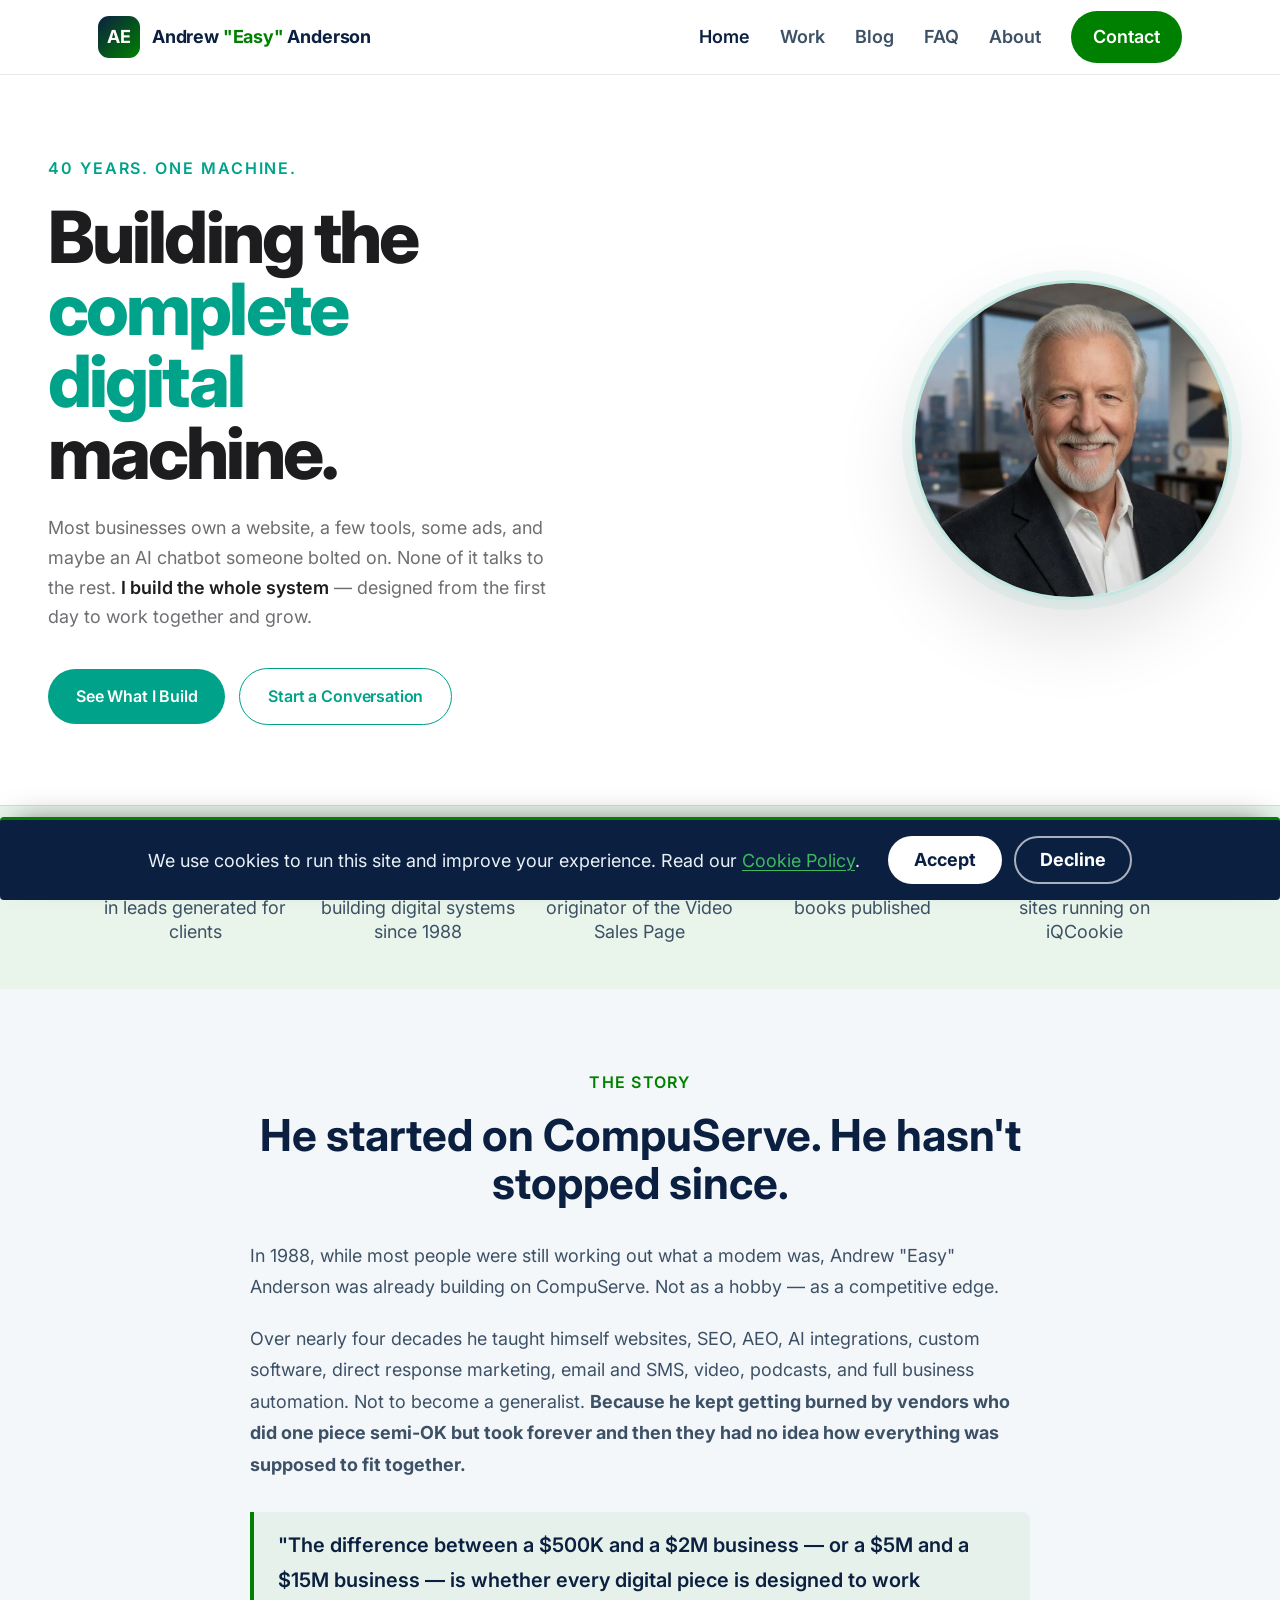
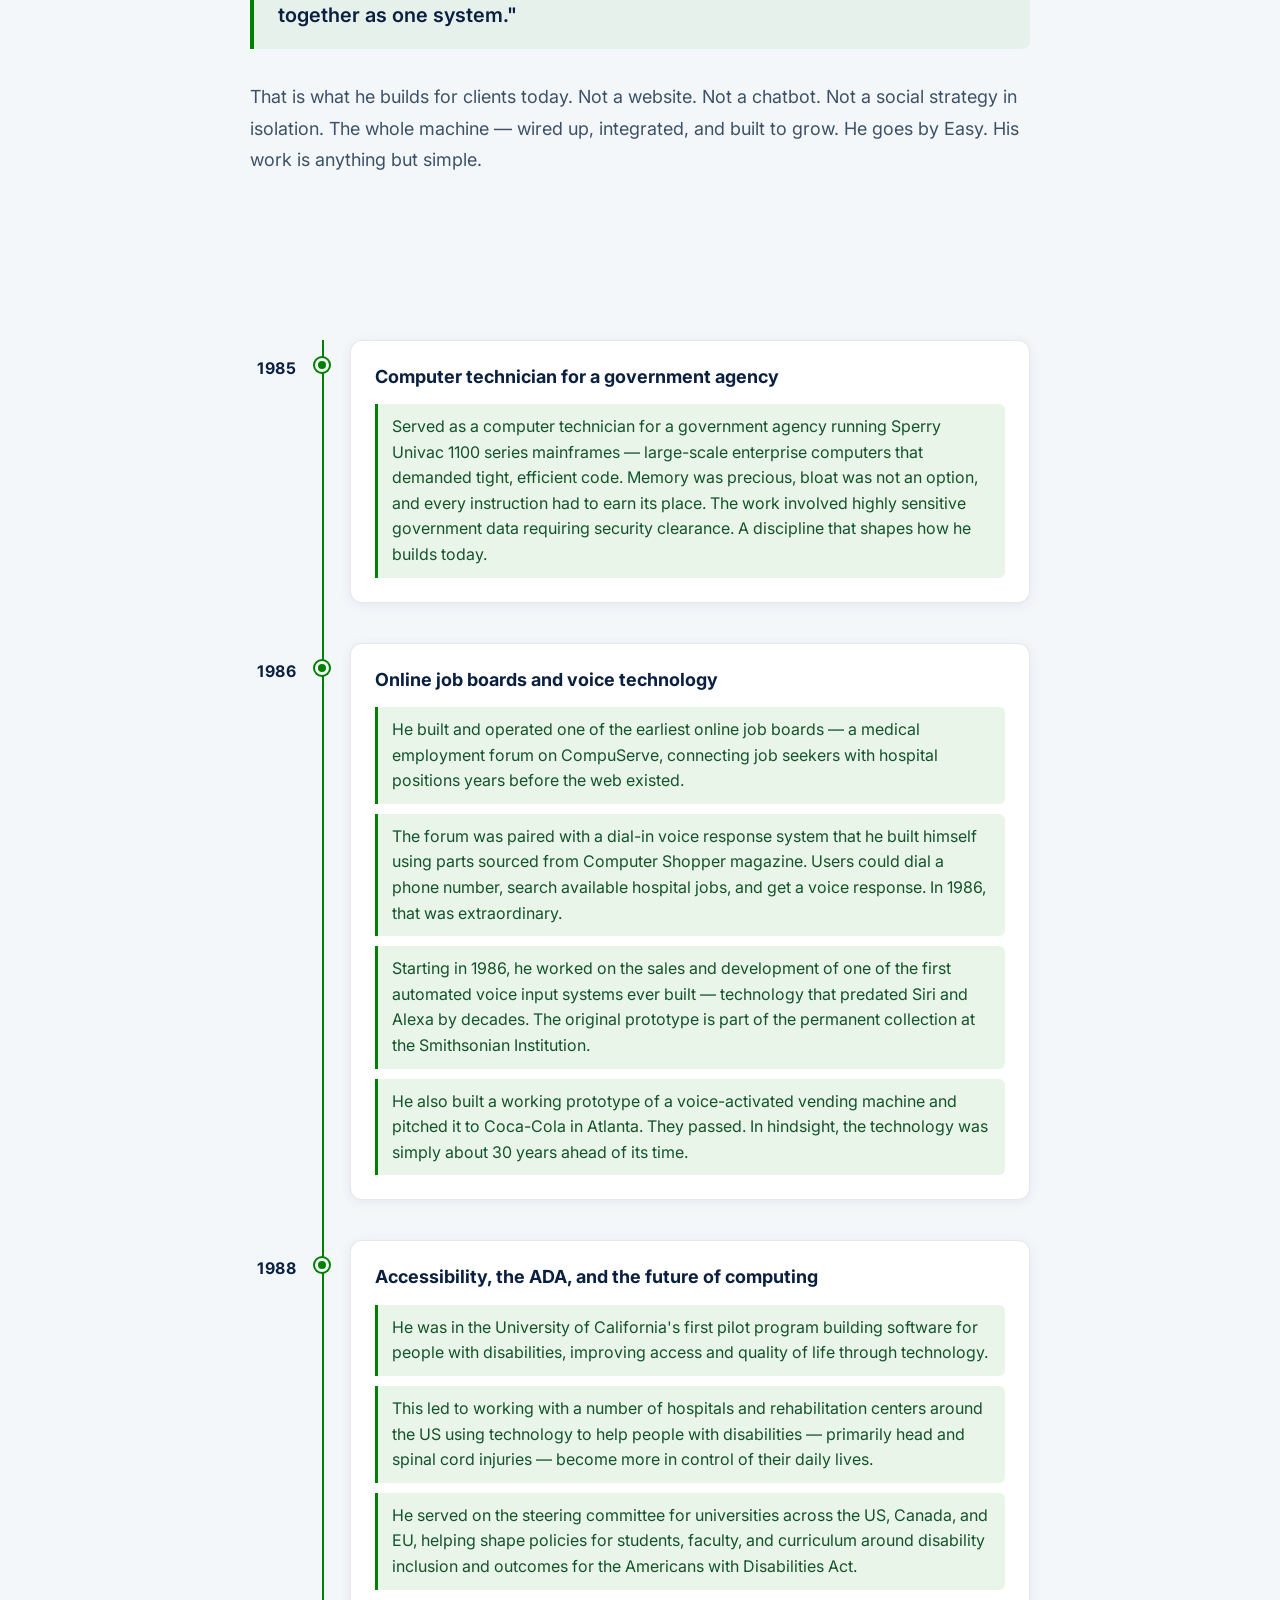
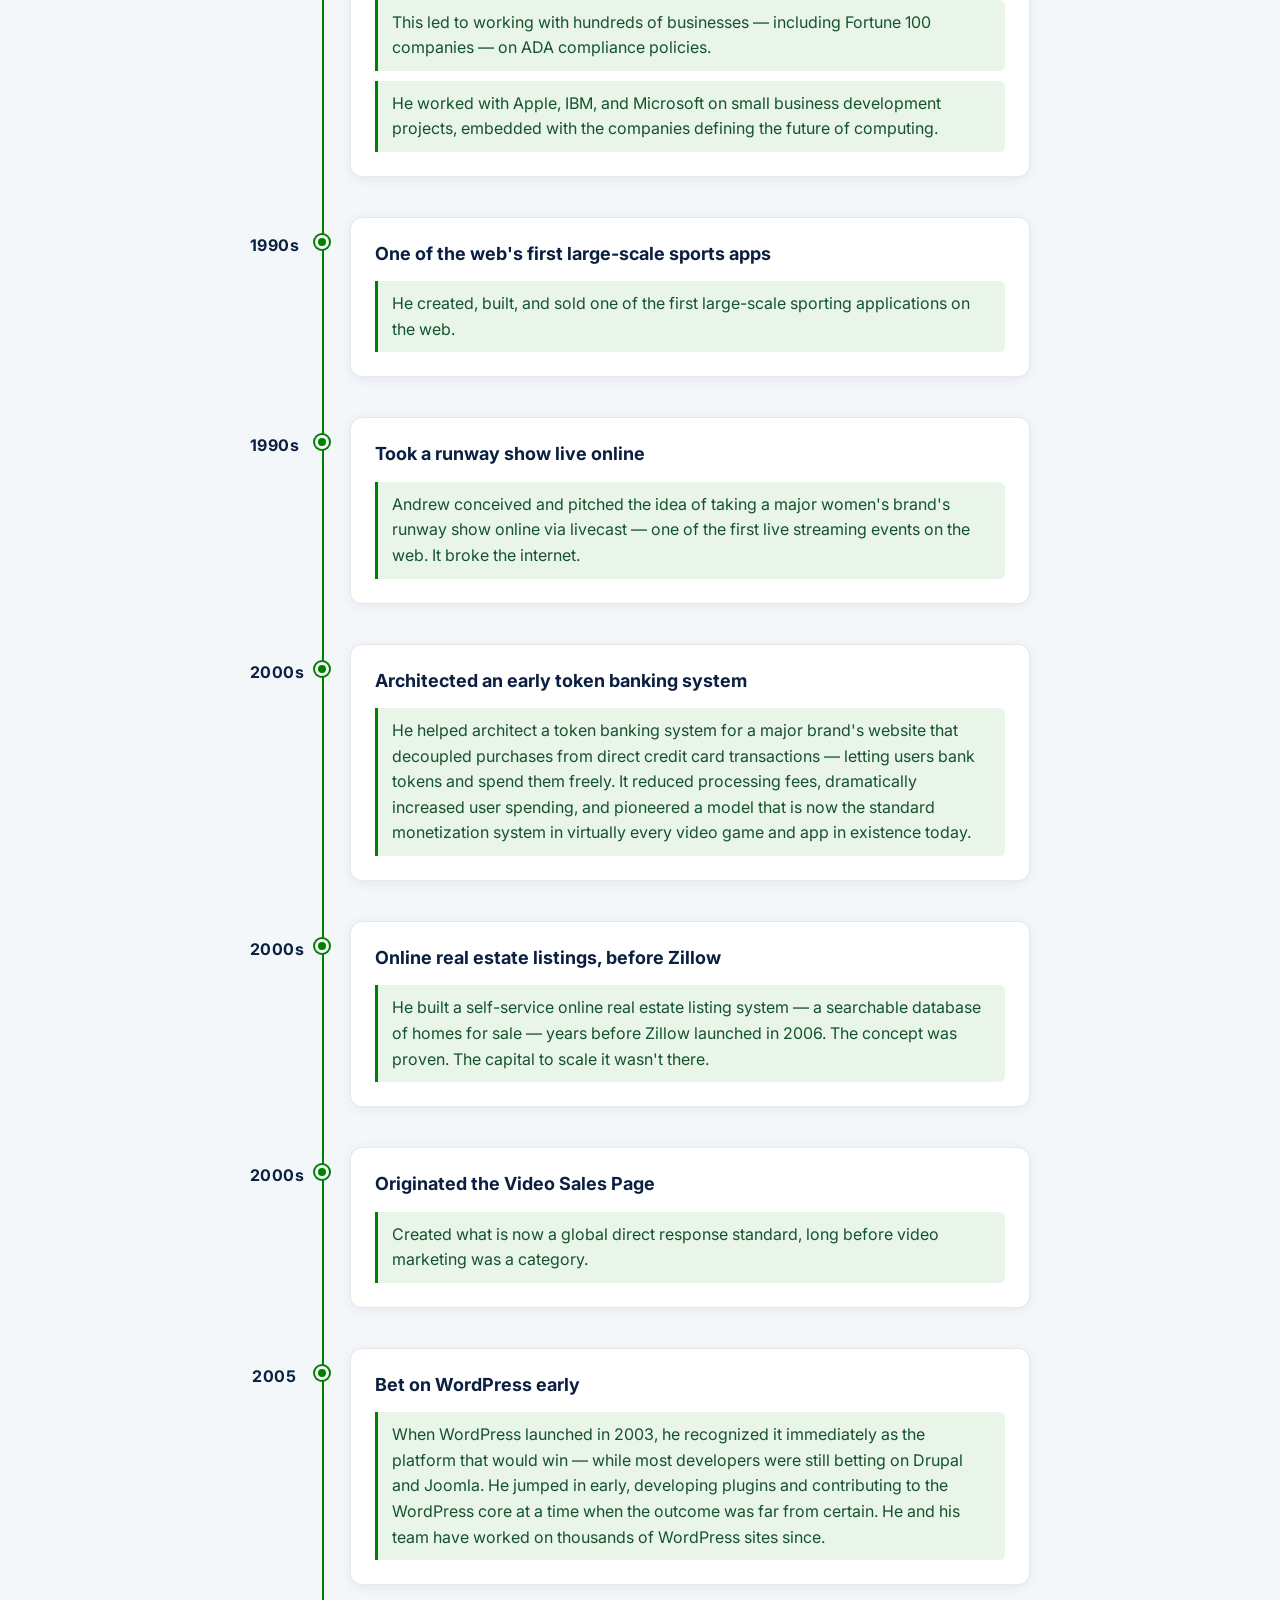
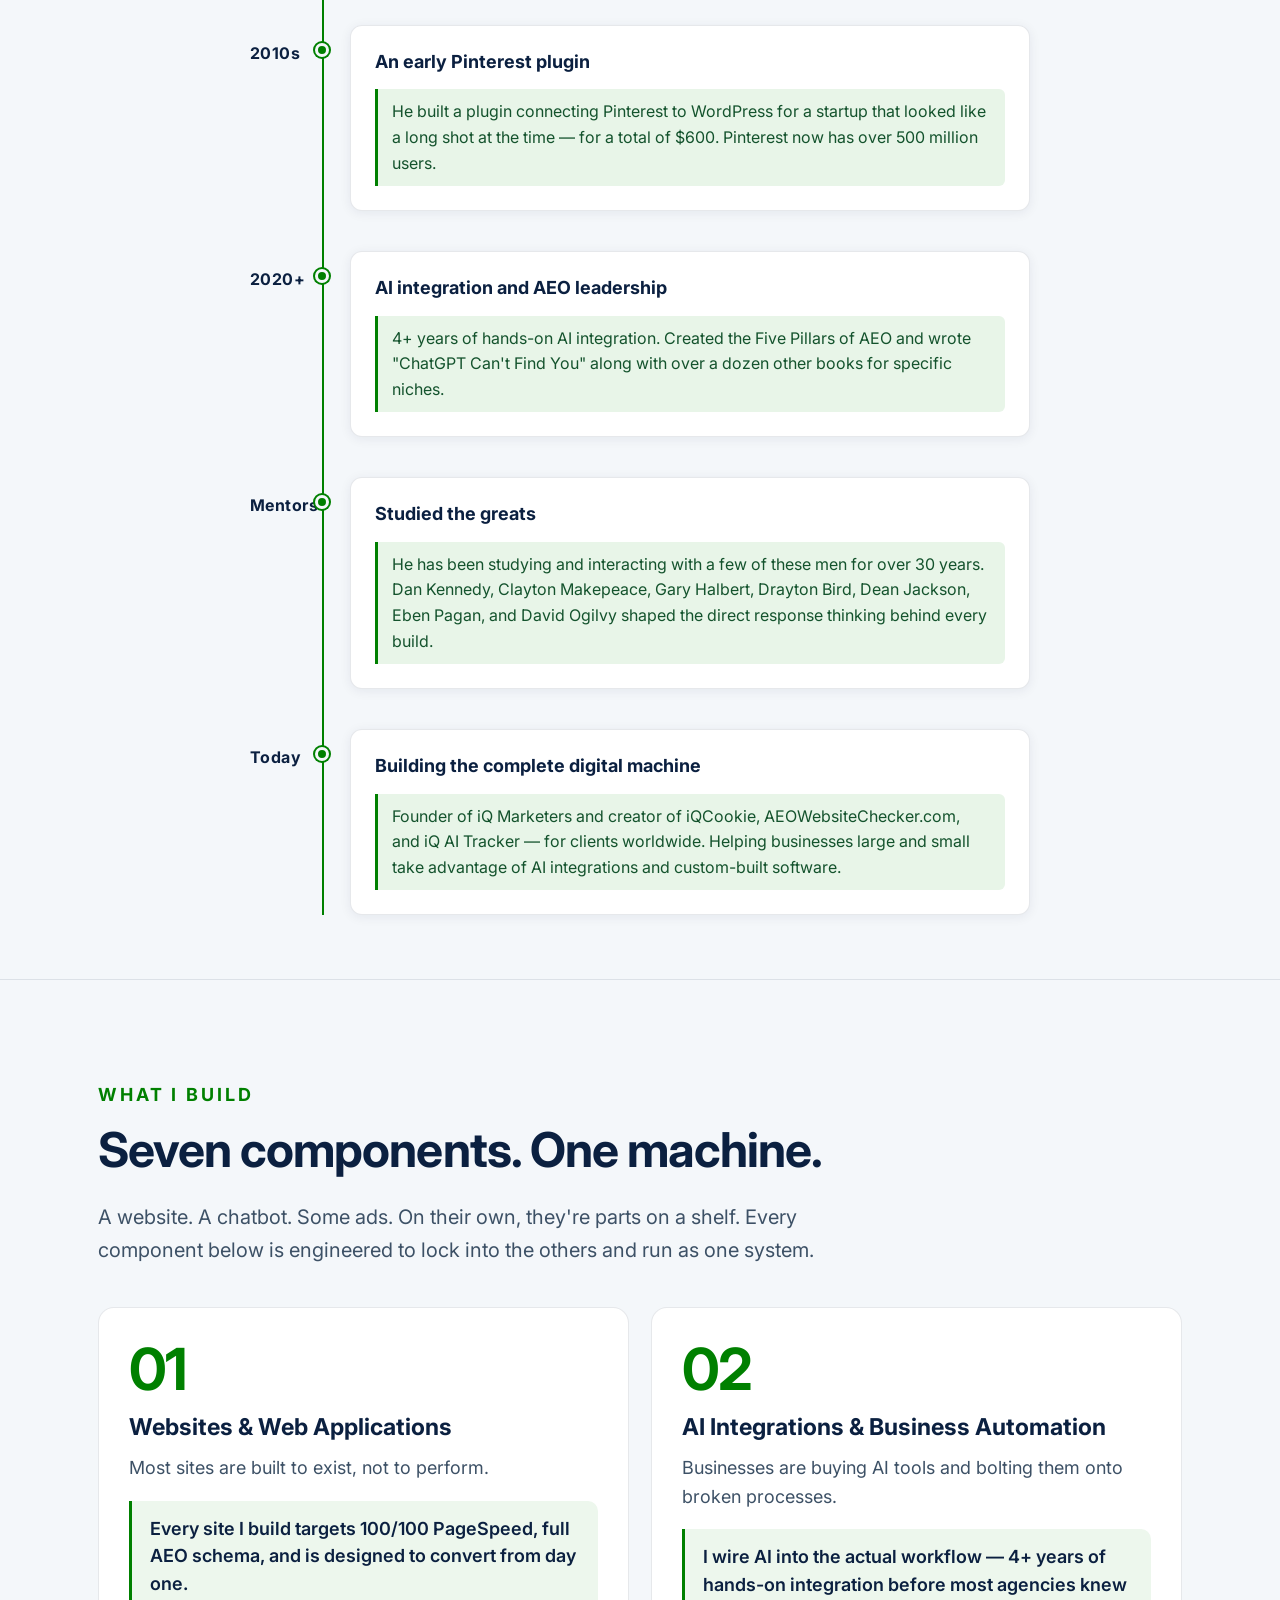
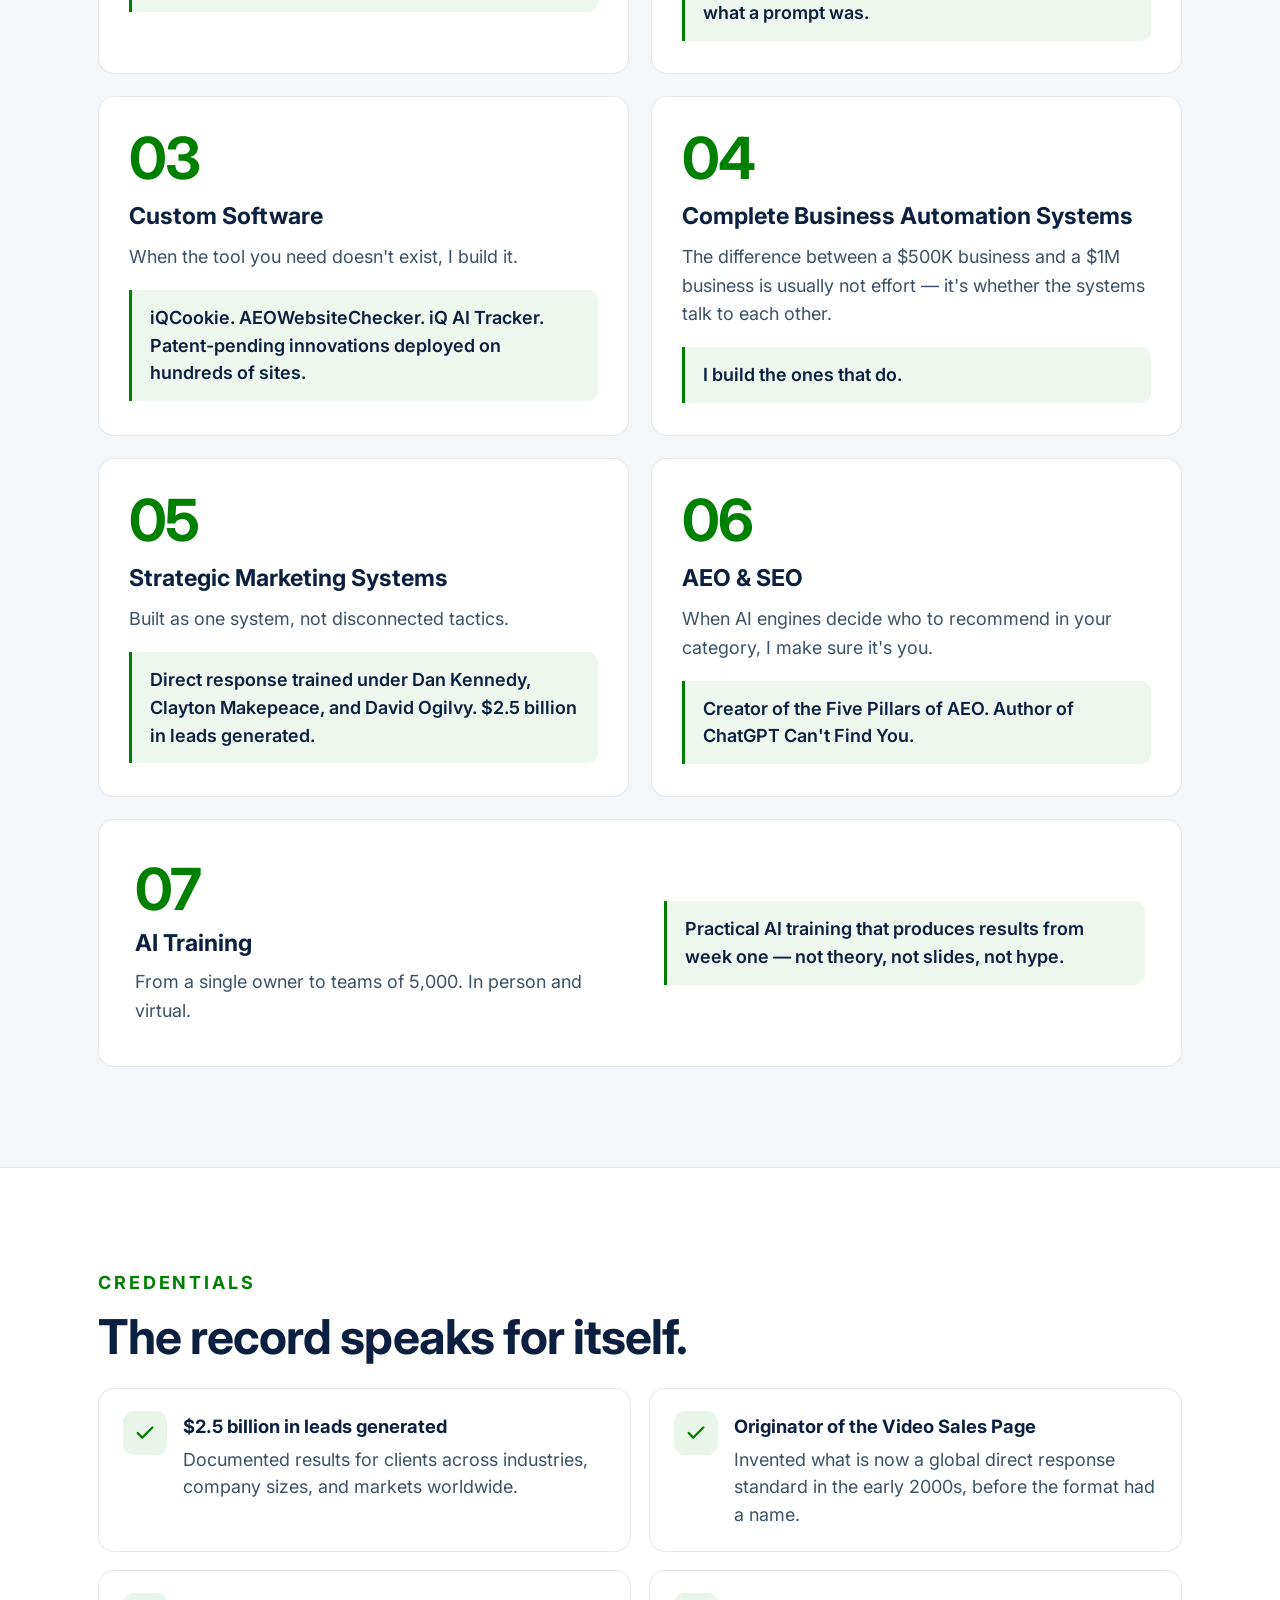
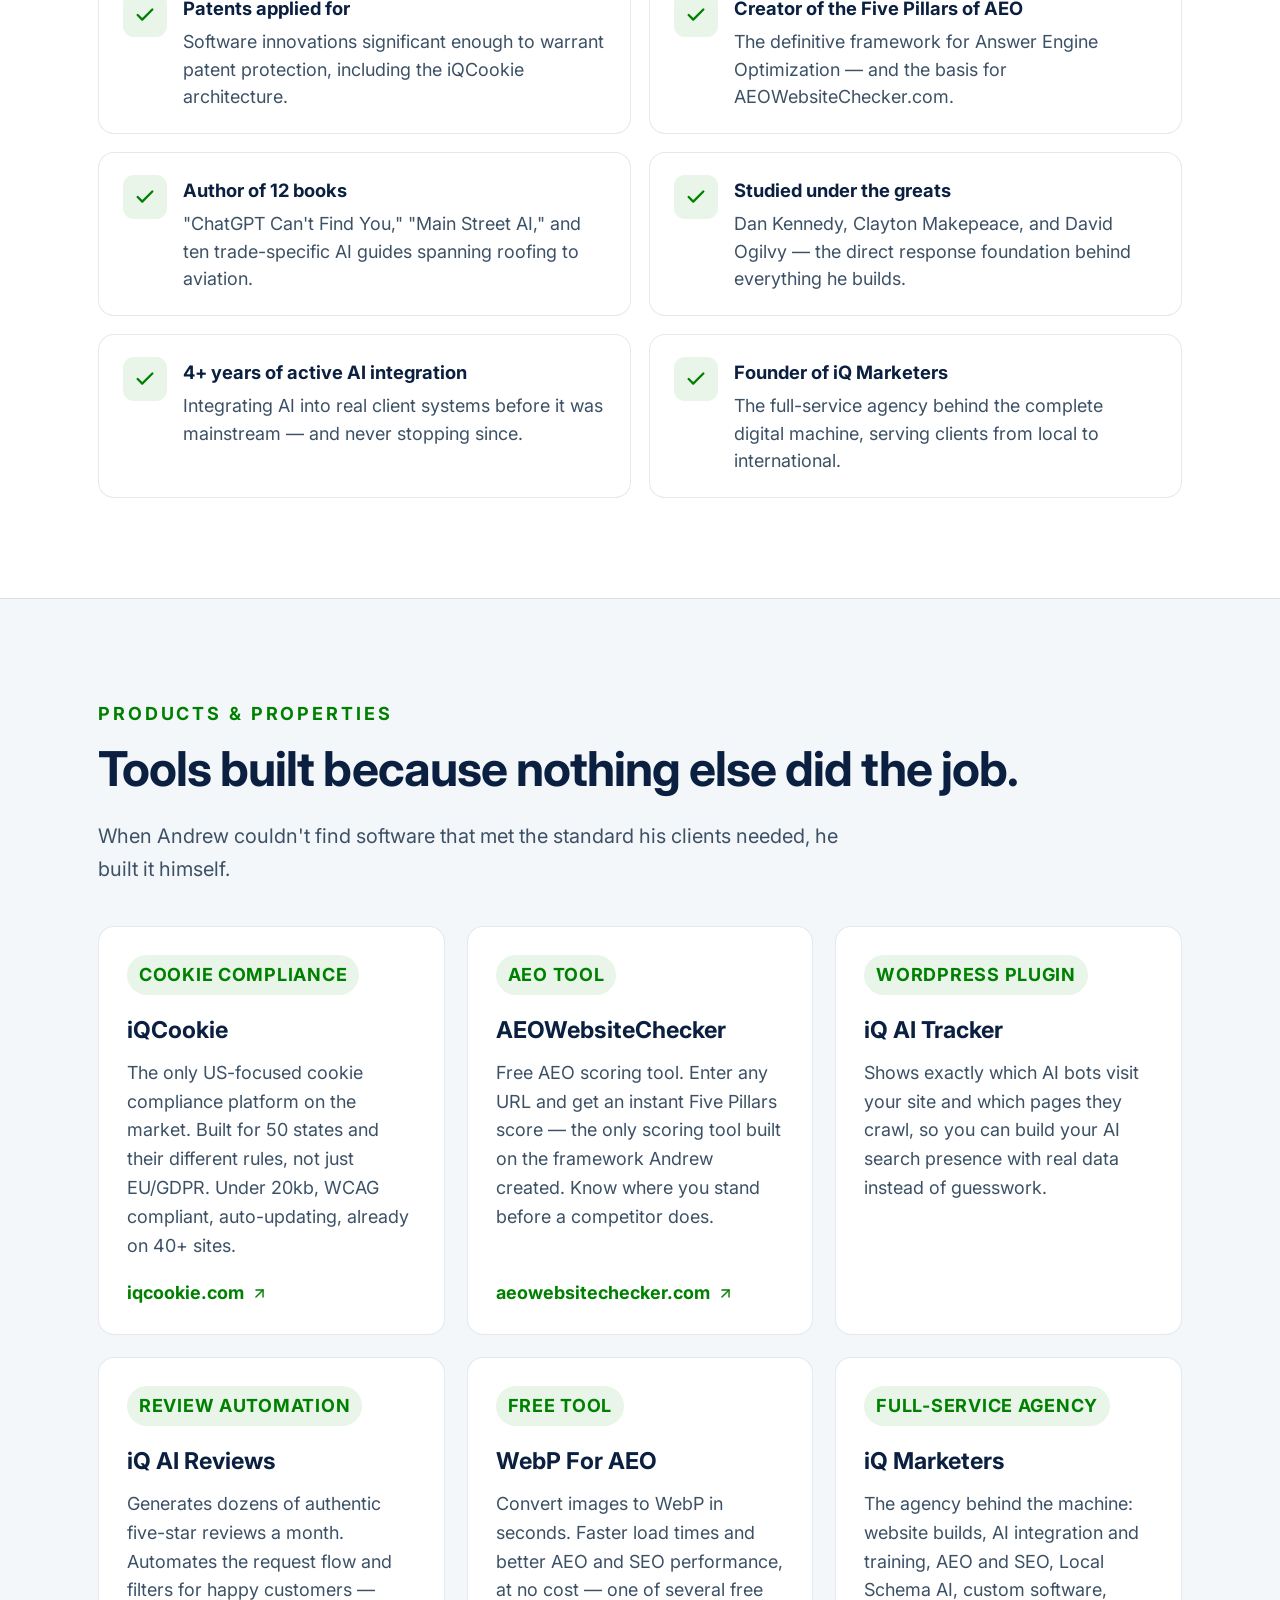
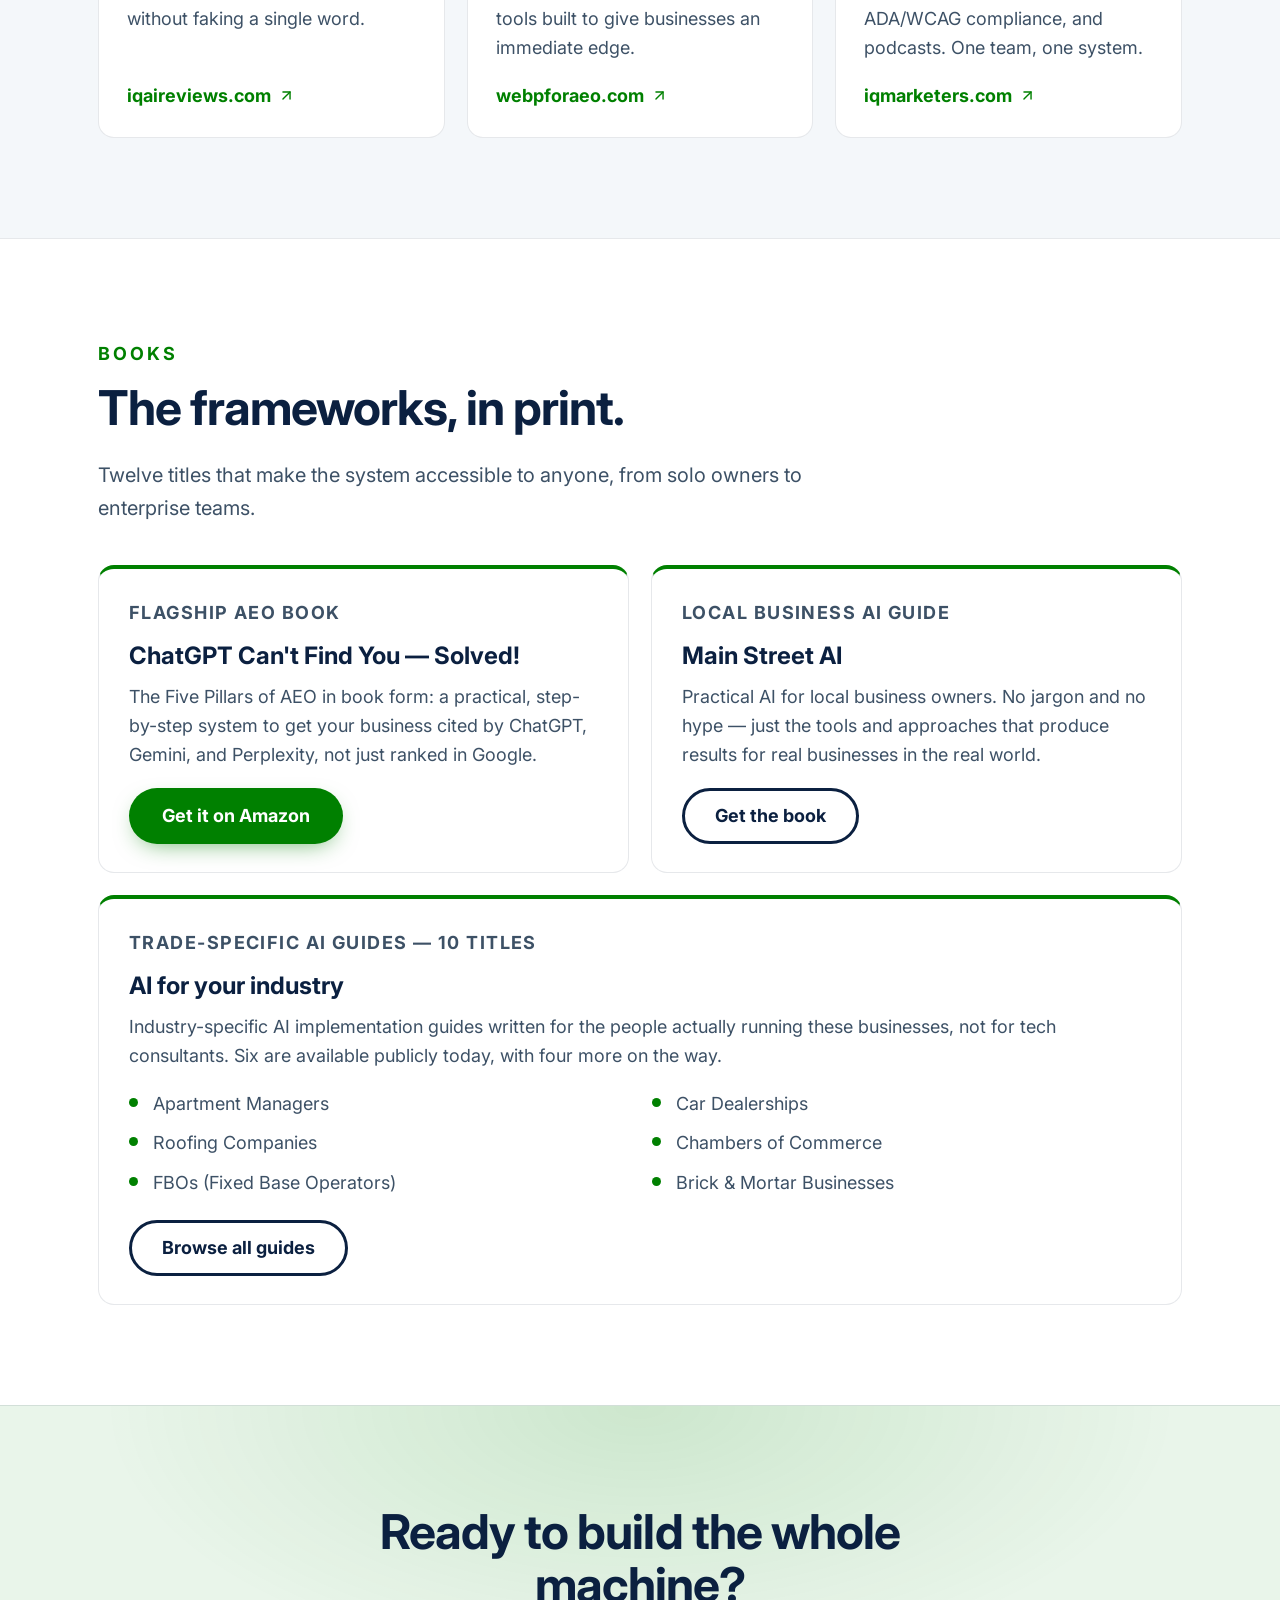
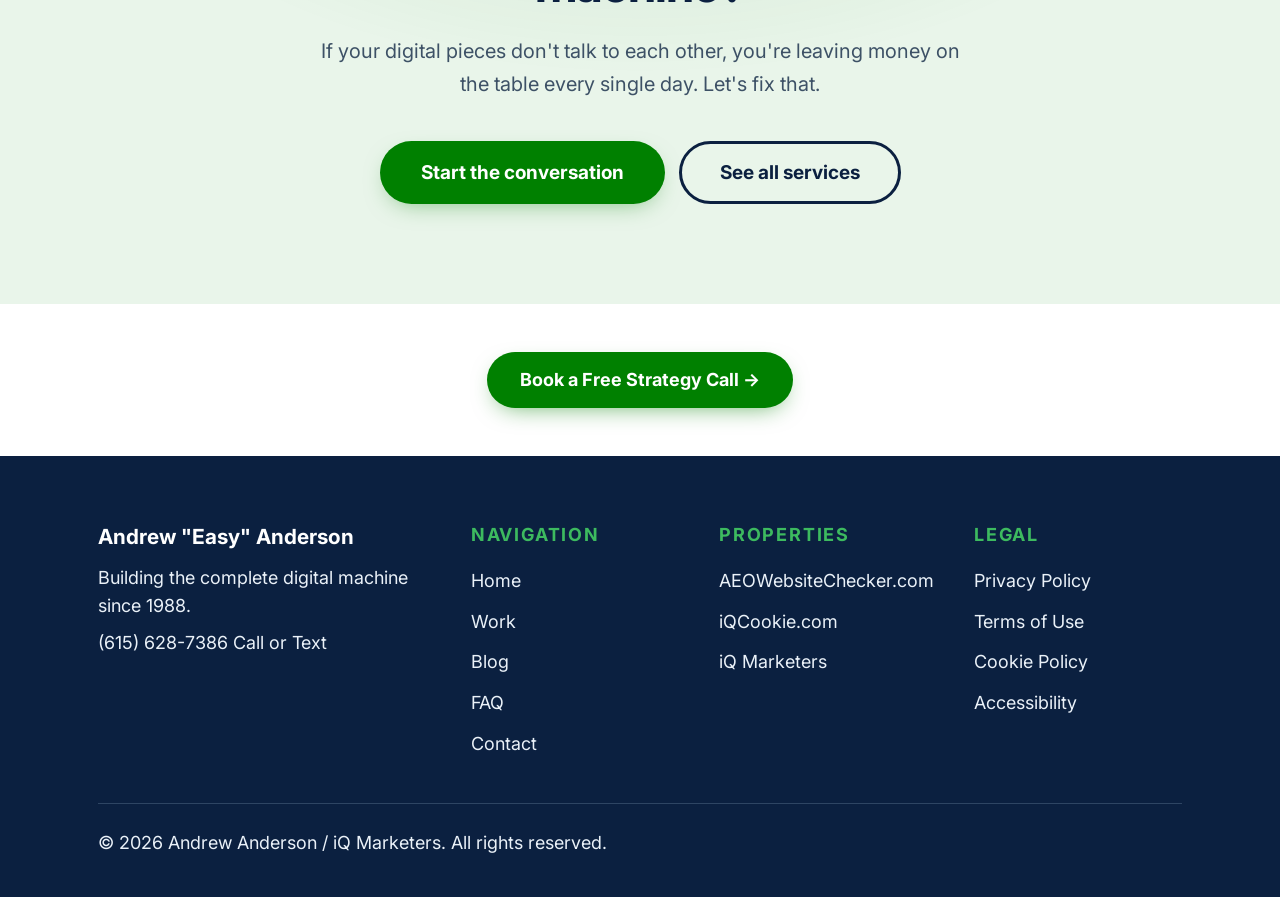
<file: index.html>
<!DOCTYPE html>
<html lang="en">
<head>
  <meta charset="UTF-8" />
  <meta name="viewport" content="width=device-width, initial-scale=1.0" />

  <title>Andrew "Easy" Anderson — Building the Complete Digital Machine</title>
  <meta name="description" content="Andrew &quot;Easy&quot; Anderson has spent nearly 40 years building digital systems that work together as one machine. $2.5 billion in leads generated. Originator of the Video Sales Page. Creator of the Five Pillars of AEO." />
  <link rel="canonical" href="https://andreweasyanderson.com/" />

  <!-- Open Graph -->
  <meta property="og:type" content="website" />
  <meta property="og:url" content="https://andreweasyanderson.com/" />
  <meta property="og:title" content="Andrew &quot;Easy&quot; Anderson — Building the Complete Digital Machine" />
  <meta property="og:description" content="Nearly 40 years building digital systems that work together as one machine. AEO pioneer, software creator, and direct response marketer." />
  <meta property="og:image" content="https://andreweasyanderson.com/assets/images/andrew-easy-anderson-aeo-pioneer.png" />
  <meta property="og:image:alt" content="Andrew &quot;Easy&quot; Anderson" />

  <meta name="twitter:card" content="summary_large_image" />
  <meta name="twitter:title" content="Andrew &quot;Easy&quot; Anderson — Building the Complete Digital Machine" />
  <meta name="twitter:description" content="Nearly 40 years building digital systems that work together as one machine. AEO pioneer, software creator, and direct response marketer." />
  <meta name="twitter:image" content="https://andreweasyanderson.com/assets/images/andrew-easy-anderson-aeo-pioneer.png" />

  <!-- Fonts -->
  <link rel="preconnect" href="https://fonts.googleapis.com" />
  <link rel="preconnect" href="https://fonts.gstatic.com" crossorigin />
  <link rel="preload" as="style" href="https://fonts.googleapis.com/css2?family=Inter:wght@400;500;600;700;800&display=swap" onload="this.onload=null;this.rel='stylesheet'" />
  <noscript><link rel="stylesheet" href="https://fonts.googleapis.com/css2?family=Inter:wght@400;500;600;700;800&display=swap" /></noscript>

  <link rel="stylesheet" href="assets/css/style.css" />

  <!-- Preload the LCP hero portrait -->
  <link rel="preload" as="image" href="/assets/images/andrew-easy-anderson-aeo-pioneer.webp" fetchpriority="high" />

  <!-- JSON-LD: Person -->
  <script type="application/ld+json">
  {
    "@context": "https://schema.org",
    "@type": "Person",
    "name": "Andrew Anderson",
    "alternateName": "Andrew \"Easy\" Anderson",
    "url": "https://andreweasyanderson.com/",
    "image": "https://andreweasyanderson.com/assets/images/andrew-easy-anderson-aeo-pioneer.png",
    "jobTitle": "Digital Systems Architect",
    "description": "Andrew \"Easy\" Anderson has been building digital systems since 1988. $2.5 billion in leads generated for clients. Originator of the Video Sales Page. Creator of the Five Pillars of AEO framework.",
    "knowsAbout": [
      "Answer Engine Optimization",
      "Search Engine Optimization",
      "AI Integration",
      "Business Automation",
      "Direct Response Marketing",
      "Custom Software Development",
      "Digital Marketing"
    ],
    "worksFor": {
      "@type": "Organization",
      "name": "iQ Marketers",
      "url": "https://iqmarketers.com/"
    },
    "sameAs": [
      "https://iqmarketers.com/",
      "https://iqcookie.com/",
      "https://aeowebsitechecker.com/",
      "https://x.com/AeoWebsiteCheck",
      "https://linkedin.com/in/andrewanderson"
    ]
  }
  </script>

  <!-- JSON-LD: WebSite -->
  <script type="application/ld+json">
  {
    "@context": "https://schema.org",
    "@type": "WebSite",
    "url": "https://andreweasyanderson.com/",
    "name": "Andrew \"Easy\" Anderson",
    "description": "Building the complete digital machine — websites, AI integration, custom software, and AEO.",
    "inLanguage": "en-US",
    "publisher": {
      "@type": "Person",
      "name": "Andrew \"Easy\" Anderson",
      "url": "https://andreweasyanderson.com/"
    }
  }
  </script>
</head>

<body>
  <a class="skip-link" href="#main">Skip to content</a>

  <header class="site-header">
    <div class="container header-inner">
      <a class="brand" href="index.html">
        <span class="brand-mark" aria-hidden="true">AE</span>
        <span class="brand-name">Andrew <span class="nickname">"Easy"</span> Anderson</span>
      </a>
      <nav class="site-nav" aria-label="Primary">
        <a href="index.html" aria-current="page">Home</a>
        <a href="work.html">Work</a>
        <a href="blog/index.html">Blog</a>
        <a href="faq.html">FAQ</a>
        <a href="author/andrew-easy-anderson.html">About</a>
        <a class="nav-cta" href="https://calendly.com/iqmarketers-c4xd/30min" target="_blank" rel="noopener noreferrer">Contact</a>
      </nav>
    </div>
  </header>

  <main id="main">

    <!-- ============ HERO ============ -->
    <section class="hero">
      <div class="hero-inner">

        <div class="hero-left">
          <p class="hero-eyebrow">40 Years. One Machine.</p>
          <h1 class="hero-headline">
            Building the<br>
            <span class="hero-accent">complete<br>digital</span><br>
            machine.
          </h1>
          <p class="hero-sub">
            Most businesses own a website, a few tools, some ads, and maybe an AI chatbot someone bolted on. None of it talks to the rest. <strong>I build the whole system</strong> — designed from the first day to work together and grow.
          </p>
          <div class="hero-btns">
            <a href="/work.html" class="btn-hero-fill">See What I Build</a>
            <a href="https://calendly.com/iqmarketers-c4xd/30min" target="_blank" rel="noopener noreferrer" class="btn-hero-outline">Start a Conversation</a>
          </div>
        </div>

        <div class="hero-right">
          <div class="hero-photo-wrap">
            <img
              src="/assets/images/andrew-easy-anderson-aeo-pioneer.webp"
              alt="Andrew Easy Anderson — AEO Pioneer and AI Implementation Strategist"
              width="320"
              height="320"
              loading="eager"
              fetchpriority="high"
              decoding="async"
            >
          </div>
        </div>

      </div>
    </section>

    <!-- ============ STATS BAR ============ -->
    <section class="stats-bar" aria-label="Career highlights">
      <div class="container">
        <div class="stat">
          <p class="stat-num">$2.5B</p>
          <p class="stat-label">in leads generated for clients</p>
        </div>
        <div class="stat">
          <p class="stat-num">40 yrs</p>
          <p class="stat-label">building digital systems since 1988</p>
        </div>
        <div class="stat">
          <p class="stat-num">VSP</p>
          <p class="stat-label">originator of the Video Sales Page</p>
        </div>
        <div class="stat">
          <p class="stat-num">12</p>
          <p class="stat-label">books published</p>
        </div>
        <div class="stat">
          <p class="stat-num">40+</p>
          <p class="stat-label">sites running on iQCookie</p>
        </div>
      </div>
    </section>

    <!-- ============ STORY INTRO ============ -->
    <section class="story-intro" id="about">
      <div class="story-intro-inner">
        <p class="story-intro-eyebrow">The Story</p>
        <h2 class="story-intro-headline">He started on CompuServe. He hasn't stopped since.</h2>
        <div class="story-intro-body">
          <p>In 1988, while most people were still working out what a modem was, Andrew "Easy" Anderson was already building on CompuServe. Not as a hobby — as a competitive edge.</p>
          <p>Over nearly four decades he taught himself websites, SEO, AEO, AI integrations, custom software, direct response marketing, email and SMS, video, podcasts, and full business automation. Not to become a generalist. <strong>Because he kept getting burned by vendors who did one piece semi-OK but took forever and then they had no idea how everything was supposed to fit together.</strong></p>
          <blockquote class="story-quote">"The difference between a $500K and a $2M business — or a $5M and a $15M business — is whether every digital piece is designed to work together as one system."</blockquote>
          <p>That is what he builds for clients today. Not a website. Not a chatbot. Not a social strategy in isolation. The whole machine — wired up, integrated, and built to grow. He goes by Easy. His work is anything but simple.</p>
        </div>
      </div>
    </section>

    <!-- ============ TIMELINE ============ -->
    <section class="timeline-section">
      <div class="timeline-inner" aria-label="Career timeline">

        <!-- 0 -->
        <div class="tl-entry">
          <div class="tl-year">1985</div>
          <div class="tl-dot"></div>
          <div class="tl-card">
            <h3 class="tl-title">Computer technician for a government agency</h3>
            <div class="tl-callouts">
              <div class="tl-callout">
                <p>Served as a computer technician for a government agency running Sperry Univac 1100 series mainframes — large-scale enterprise computers that demanded tight, efficient code. Memory was precious, bloat was not an option, and every instruction had to earn its place. The work involved highly sensitive government data requiring security clearance. A discipline that shapes how he builds today.</p>
              </div>
            </div>
          </div>
        </div>

        <!-- 1 -->
        <div class="tl-entry">
          <div class="tl-year">1986</div>
          <div class="tl-dot"></div>
          <div class="tl-card">
            <h3 class="tl-title">Online job boards and voice technology</h3>
            <div class="tl-callouts">
              <div class="tl-callout"><p>He built and operated one of the earliest online job boards — a medical employment forum on CompuServe, connecting job seekers with hospital positions years before the web existed.</p></div>
              <div class="tl-callout"><p>The forum was paired with a dial-in voice response system that he built himself using parts sourced from Computer Shopper magazine. Users could dial a phone number, search available hospital jobs, and get a voice response. In 1986, that was extraordinary.</p></div>
              <div class="tl-callout"><p>Starting in 1986, he worked on the sales and development of one of the first automated voice input systems ever built — technology that predated Siri and Alexa by decades. The original prototype is part of the permanent collection at the Smithsonian Institution.</p></div>
              <div class="tl-callout"><p>He also built a working prototype of a voice-activated vending machine and pitched it to Coca-Cola in Atlanta. They passed. In hindsight, the technology was simply about 30 years ahead of its time.</p></div>
            </div>
          </div>
        </div>

        <!-- 2 -->
        <div class="tl-entry">
          <div class="tl-year">1988</div>
          <div class="tl-dot"></div>
          <div class="tl-card">
            <h3 class="tl-title">Accessibility, the ADA, and the future of computing</h3>
            <div class="tl-callouts">
              <div class="tl-callout"><p>He was in the University of California's first pilot program building software for people with disabilities, improving access and quality of life through technology.</p></div>
              <div class="tl-callout"><p>This led to working with a number of hospitals and rehabilitation centers around the US using technology to help people with disabilities — primarily head and spinal cord injuries — become more in control of their daily lives.</p></div>
              <div class="tl-callout"><p>He served on the steering committee for universities across the US, Canada, and EU, helping shape policies for students, faculty, and curriculum around disability inclusion and outcomes for the Americans with Disabilities Act.</p></div>
              <div class="tl-callout"><p>This led to working with hundreds of businesses — including Fortune 100 companies — on ADA compliance policies.</p></div>
              <div class="tl-callout"><p>He worked with Apple, IBM, and Microsoft on small business development projects, embedded with the companies defining the future of computing.</p></div>
            </div>
          </div>
        </div>

        <!-- 3 -->
        <div class="tl-entry">
          <div class="tl-year">1990s</div>
          <div class="tl-dot"></div>
          <div class="tl-card">
            <h3 class="tl-title">One of the web's first large-scale sports apps</h3>
            <div class="tl-callouts">
              <div class="tl-callout"><p>He created, built, and sold one of the first large-scale sporting applications on the web.</p></div>
            </div>
          </div>
        </div>

        <!-- 4 -->
        <div class="tl-entry">
          <div class="tl-year">1990s</div>
          <div class="tl-dot"></div>
          <div class="tl-card">
            <h3 class="tl-title">Took a runway show live online</h3>
            <div class="tl-callouts">
              <div class="tl-callout"><p>Andrew conceived and pitched the idea of taking a major women's brand's runway show online via livecast — one of the first live streaming events on the web. It broke the internet.</p></div>
            </div>
          </div>
        </div>

        <!-- 5 -->
        <div class="tl-entry">
          <div class="tl-year">2000s</div>
          <div class="tl-dot"></div>
          <div class="tl-card">
            <h3 class="tl-title">Architected an early token banking system</h3>
            <div class="tl-callouts">
              <div class="tl-callout"><p>He helped architect a token banking system for a major brand's website that decoupled purchases from direct credit card transactions — letting users bank tokens and spend them freely. It reduced processing fees, dramatically increased user spending, and pioneered a model that is now the standard monetization system in virtually every video game and app in existence today.</p></div>
            </div>
          </div>
        </div>

        <!-- 6 -->
        <div class="tl-entry">
          <div class="tl-year">2000s</div>
          <div class="tl-dot"></div>
          <div class="tl-card">
            <h3 class="tl-title">Online real estate listings, before Zillow</h3>
            <div class="tl-callouts">
              <div class="tl-callout"><p>He built a self-service online real estate listing system — a searchable database of homes for sale — years before Zillow launched in 2006. The concept was proven. The capital to scale it wasn't there.</p></div>
            </div>
          </div>
        </div>

        <!-- 7 -->
        <div class="tl-entry">
          <div class="tl-year">2000s</div>
          <div class="tl-dot"></div>
          <div class="tl-card">
            <h3 class="tl-title">Originated the Video Sales Page</h3>
            <div class="tl-callouts">
              <div class="tl-callout"><p>Created what is now a global direct response standard, long before video marketing was a category.</p></div>
            </div>
          </div>
        </div>

        <!-- 8 -->
        <div class="tl-entry">
          <div class="tl-year">2005</div>
          <div class="tl-dot"></div>
          <div class="tl-card">
            <h3 class="tl-title">Bet on WordPress early</h3>
            <div class="tl-callouts">
              <div class="tl-callout"><p>When WordPress launched in 2003, he recognized it immediately as the platform that would win — while most developers were still betting on Drupal and Joomla. He jumped in early, developing plugins and contributing to the WordPress core at a time when the outcome was far from certain. He and his team have worked on thousands of WordPress sites since.</p></div>
            </div>
          </div>
        </div>

        <!-- 9 -->
        <div class="tl-entry">
          <div class="tl-year">2010s</div>
          <div class="tl-dot"></div>
          <div class="tl-card">
            <h3 class="tl-title">An early Pinterest plugin</h3>
            <div class="tl-callouts">
              <div class="tl-callout"><p>He built a plugin connecting Pinterest to WordPress for a startup that looked like a long shot at the time — for a total of $600. Pinterest now has over 500 million users.</p></div>
            </div>
          </div>
        </div>

        <!-- 10 -->
        <div class="tl-entry">
          <div class="tl-year">2020+</div>
          <div class="tl-dot"></div>
          <div class="tl-card">
            <h3 class="tl-title">AI integration and AEO leadership</h3>
            <div class="tl-callouts">
              <div class="tl-callout"><p>4+ years of hands-on AI integration. Created the Five Pillars of AEO and wrote "ChatGPT Can't Find You" along with over a dozen other books for specific niches.</p></div>
            </div>
          </div>
        </div>

        <!-- 11 -->
        <div class="tl-entry">
          <div class="tl-year">Mentors</div>
          <div class="tl-dot"></div>
          <div class="tl-card">
            <h3 class="tl-title">Studied the greats</h3>
            <div class="tl-callouts">
              <div class="tl-callout"><p>He has been studying and interacting with a few of these men for over 30 years. Dan Kennedy, Clayton Makepeace, Gary Halbert, Drayton Bird, Dean Jackson, Eben Pagan, and David Ogilvy shaped the direct response thinking behind every build.</p></div>
            </div>
          </div>
        </div>

        <!-- 12 -->
        <div class="tl-entry">
          <div class="tl-year">Today</div>
          <div class="tl-dot"></div>
          <div class="tl-card">
            <h3 class="tl-title">Building the complete digital machine</h3>
            <div class="tl-callouts">
              <div class="tl-callout"><p>Founder of iQ Marketers and creator of iQCookie, AEOWebsiteChecker.com, and iQ AI Tracker — for clients worldwide. Helping businesses large and small take advantage of AI integrations and custom-built software.</p></div>
            </div>
          </div>
        </div>

      </div>
    </section>

    <!-- ============ WHAT I BUILD ============ -->
    <section class="section section-alt">
      <div class="container">
        <p class="section-eyebrow">What I Build</p>
        <h2 class="section-title">Seven components. One machine.</h2>
        <p class="section-lede">
          A website. A chatbot. Some ads. On their own, they're parts on a shelf. Every
          component below is engineered to lock into the others and run as one system.
        </p>

        <div class="machine-grid">

          <article class="machine-card">
            <span class="machine-num" aria-hidden="true">01</span>
            <h3 class="machine-name">Websites &amp; Web Applications</h3>
            <p class="machine-desc">Most sites are built to exist, not to perform.</p>
            <p class="machine-proof">Every site I build targets 100/100 PageSpeed, full AEO schema, and is designed to convert from day one.</p>
          </article>

          <article class="machine-card">
            <span class="machine-num" aria-hidden="true">02</span>
            <h3 class="machine-name">AI Integrations &amp; Business Automation</h3>
            <p class="machine-desc">Businesses are buying AI tools and bolting them onto broken processes.</p>
            <p class="machine-proof">I wire AI into the actual workflow — 4+ years of hands-on integration before most agencies knew what a prompt was.</p>
          </article>

          <article class="machine-card">
            <span class="machine-num" aria-hidden="true">03</span>
            <h3 class="machine-name">Custom Software</h3>
            <p class="machine-desc">When the tool you need doesn't exist, I build it.</p>
            <p class="machine-proof">iQCookie. AEOWebsiteChecker. iQ AI Tracker. Patent-pending innovations deployed on hundreds of sites.</p>
          </article>

          <article class="machine-card">
            <span class="machine-num" aria-hidden="true">04</span>
            <h3 class="machine-name">Complete Business Automation Systems</h3>
            <p class="machine-desc">The difference between a $500K business and a $1M business is usually not effort — it's whether the systems talk to each other.</p>
            <p class="machine-proof">I build the ones that do.</p>
          </article>

          <article class="machine-card">
            <span class="machine-num" aria-hidden="true">05</span>
            <h3 class="machine-name">Strategic Marketing Systems</h3>
            <p class="machine-desc">Built as one system, not disconnected tactics.</p>
            <p class="machine-proof">Direct response trained under Dan Kennedy, Clayton Makepeace, and David Ogilvy. $2.5 billion in leads generated.</p>
          </article>

          <article class="machine-card">
            <span class="machine-num" aria-hidden="true">06</span>
            <h3 class="machine-name">AEO &amp; SEO</h3>
            <p class="machine-desc">When AI engines decide who to recommend in your category, I make sure it's you.</p>
            <p class="machine-proof">Creator of the Five Pillars of AEO. Author of ChatGPT Can't Find You.</p>
          </article>

          <article class="machine-card machine-card--wide">
            <span class="machine-num" aria-hidden="true">07</span>
            <h3 class="machine-name">AI Training</h3>
            <p class="machine-desc">From a single owner to teams of 5,000. In person and virtual.</p>
            <p class="machine-proof">Practical AI training that produces results from week one — not theory, not slides, not hype.</p>
          </article>

        </div>
      </div>
    </section>

    <!-- ============ CREDENTIALS ============ -->
    <section class="section">
      <div class="container">
        <p class="section-eyebrow">Credentials</p>
        <h2 class="section-title">The record speaks for itself.</h2>

        <div class="cred-grid">
          <div class="cred-item">
            <span class="cred-check" aria-hidden="true">
              <svg viewBox="0 0 24 24" fill="none" stroke="currentColor" stroke-width="2.5" stroke-linecap="round" stroke-linejoin="round"><polyline points="20 6 9 17 4 12" /></svg>
            </span>
            <div>
              <h3>$2.5 billion in leads generated</h3>
              <p>Documented results for clients across industries, company sizes, and markets worldwide.</p>
            </div>
          </div>
          <div class="cred-item">
            <span class="cred-check" aria-hidden="true">
              <svg viewBox="0 0 24 24" fill="none" stroke="currentColor" stroke-width="2.5" stroke-linecap="round" stroke-linejoin="round"><polyline points="20 6 9 17 4 12" /></svg>
            </span>
            <div>
              <h3>Originator of the Video Sales Page</h3>
              <p>Invented what is now a global direct response standard in the early 2000s, before the format had a name.</p>
            </div>
          </div>
          <div class="cred-item">
            <span class="cred-check" aria-hidden="true">
              <svg viewBox="0 0 24 24" fill="none" stroke="currentColor" stroke-width="2.5" stroke-linecap="round" stroke-linejoin="round"><polyline points="20 6 9 17 4 12" /></svg>
            </span>
            <div>
              <h3>Patents applied for</h3>
              <p>Software innovations significant enough to warrant patent protection, including the iQCookie architecture.</p>
            </div>
          </div>
          <div class="cred-item">
            <span class="cred-check" aria-hidden="true">
              <svg viewBox="0 0 24 24" fill="none" stroke="currentColor" stroke-width="2.5" stroke-linecap="round" stroke-linejoin="round"><polyline points="20 6 9 17 4 12" /></svg>
            </span>
            <div>
              <h3>Creator of the Five Pillars of AEO</h3>
              <p>The definitive framework for Answer Engine Optimization — and the basis for AEOWebsiteChecker.com.</p>
            </div>
          </div>
          <div class="cred-item">
            <span class="cred-check" aria-hidden="true">
              <svg viewBox="0 0 24 24" fill="none" stroke="currentColor" stroke-width="2.5" stroke-linecap="round" stroke-linejoin="round"><polyline points="20 6 9 17 4 12" /></svg>
            </span>
            <div>
              <h3>Author of 12 books</h3>
              <p>"ChatGPT Can't Find You," "Main Street AI," and ten trade-specific AI guides spanning roofing to aviation.</p>
            </div>
          </div>
          <div class="cred-item">
            <span class="cred-check" aria-hidden="true">
              <svg viewBox="0 0 24 24" fill="none" stroke="currentColor" stroke-width="2.5" stroke-linecap="round" stroke-linejoin="round"><polyline points="20 6 9 17 4 12" /></svg>
            </span>
            <div>
              <h3>Studied under the greats</h3>
              <p>Dan Kennedy, Clayton Makepeace, and David Ogilvy — the direct response foundation behind everything he builds.</p>
            </div>
          </div>
          <div class="cred-item">
            <span class="cred-check" aria-hidden="true">
              <svg viewBox="0 0 24 24" fill="none" stroke="currentColor" stroke-width="2.5" stroke-linecap="round" stroke-linejoin="round"><polyline points="20 6 9 17 4 12" /></svg>
            </span>
            <div>
              <h3>4+ years of active AI integration</h3>
              <p>Integrating AI into real client systems before it was mainstream — and never stopping since.</p>
            </div>
          </div>
          <div class="cred-item">
            <span class="cred-check" aria-hidden="true">
              <svg viewBox="0 0 24 24" fill="none" stroke="currentColor" stroke-width="2.5" stroke-linecap="round" stroke-linejoin="round"><polyline points="20 6 9 17 4 12" /></svg>
            </span>
            <div>
              <h3>Founder of iQ Marketers</h3>
              <p>The full-service agency behind the complete digital machine, serving clients from local to international.</p>
            </div>
          </div>
        </div>
      </div>
    </section>

    <!-- ============ PRODUCTS &amp; PROPERTIES ============ -->
    <section class="section section-alt">
      <div class="container">
        <p class="section-eyebrow">Products &amp; Properties</p>
        <h2 class="section-title">Tools built because nothing else did the job.</h2>
        <p class="section-lede">
          When Andrew couldn't find software that met the standard his clients needed, he
          built it himself.
        </p>

        <div class="product-grid">
          <article class="product-card">
            <span class="product-tag">Cookie compliance</span>
            <h3>iQCookie</h3>
            <p>The only US-focused cookie compliance platform on the market. Built for 50 states and their different rules, not just EU/GDPR. Under 20kb, WCAG compliant, auto-updating, already on 40+ sites.</p>
            <a class="product-link" href="https://iqcookie.com/">iqcookie.com
              <svg viewBox="0 0 24 24" fill="none" stroke="currentColor" stroke-width="2" stroke-linecap="round" stroke-linejoin="round" aria-hidden="true"><line x1="7" y1="17" x2="17" y2="7" /><polyline points="7 7 17 7 17 17" /></svg>
            </a>
          </article>

          <article class="product-card">
            <span class="product-tag">AEO tool</span>
            <h3>AEOWebsiteChecker</h3>
            <p>Free AEO scoring tool. Enter any URL and get an instant Five Pillars score — the only scoring tool built on the framework Andrew created. Know where you stand before a competitor does.</p>
            <a class="product-link" href="https://aeowebsitechecker.com/">aeowebsitechecker.com
              <svg viewBox="0 0 24 24" fill="none" stroke="currentColor" stroke-width="2" stroke-linecap="round" stroke-linejoin="round" aria-hidden="true"><line x1="7" y1="17" x2="17" y2="7" /><polyline points="7 7 17 7 17 17" /></svg>
            </a>
          </article>

          <article class="product-card">
            <span class="product-tag">WordPress plugin</span>
            <h3>iQ AI Tracker</h3>
            <p>Shows exactly which AI bots visit your site and which pages they crawl, so you can build your AI search presence with real data instead of guesswork.</p>
          </article>

          <article class="product-card">
            <span class="product-tag">Review automation</span>
            <h3>iQ AI Reviews</h3>
            <p>Generates dozens of authentic five-star reviews a month. Automates the request flow and filters for happy customers — without faking a single word.</p>
            <a class="product-link" href="https://iqaireviews.com/">iqaireviews.com
              <svg viewBox="0 0 24 24" fill="none" stroke="currentColor" stroke-width="2" stroke-linecap="round" stroke-linejoin="round" aria-hidden="true"><line x1="7" y1="17" x2="17" y2="7" /><polyline points="7 7 17 7 17 17" /></svg>
            </a>
          </article>

          <article class="product-card">
            <span class="product-tag">Free tool</span>
            <h3>WebP For AEO</h3>
            <p>Convert images to WebP in seconds. Faster load times and better AEO and SEO performance, at no cost — one of several free tools built to give businesses an immediate edge.</p>
            <a class="product-link" href="https://webpforaeo.com/">webpforaeo.com
              <svg viewBox="0 0 24 24" fill="none" stroke="currentColor" stroke-width="2" stroke-linecap="round" stroke-linejoin="round" aria-hidden="true"><line x1="7" y1="17" x2="17" y2="7" /><polyline points="7 7 17 7 17 17" /></svg>
            </a>
          </article>

          <article class="product-card">
            <span class="product-tag">Full-service agency</span>
            <h3>iQ Marketers</h3>
            <p>The agency behind the machine: website builds, AI integration and training, AEO and SEO, Local Schema AI, custom software, ADA/WCAG compliance, and podcasts. One team, one system.</p>
            <a class="product-link" href="https://iqmarketers.com/">iqmarketers.com
              <svg viewBox="0 0 24 24" fill="none" stroke="currentColor" stroke-width="2" stroke-linecap="round" stroke-linejoin="round" aria-hidden="true"><line x1="7" y1="17" x2="17" y2="7" /><polyline points="7 7 17 7 17 17" /></svg>
            </a>
          </article>
        </div>
      </div>
    </section>

    <!-- ============ BOOKS ============ -->
    <section class="section">
      <div class="container">
        <p class="section-eyebrow">Books</p>
        <h2 class="section-title">The frameworks, in print.</h2>
        <p class="section-lede">
          Twelve titles that make the system accessible to anyone, from solo owners to
          enterprise teams.
        </p>

        <div class="book-grid">
          <article class="book-card">
            <p class="book-eyebrow">Flagship AEO book</p>
            <h3>ChatGPT Can't Find You — Solved!</h3>
            <p>The Five Pillars of AEO in book form: a practical, step-by-step system to get your business cited by ChatGPT, Gemini, and Perplexity, not just ranked in Google.</p>
            <a class="btn btn-primary" href="https://amzn.to/4clqJRG">Get it on Amazon</a>
          </article>

          <article class="book-card">
            <p class="book-eyebrow">Local business AI guide</p>
            <h3>Main Street AI</h3>
            <p>Practical AI for local business owners. No jargon and no hype — just the tools and approaches that produce results for real businesses in the real world.</p>
            <a class="btn btn-ghost" href="https://iqmarketers.com/sales/iq-main-street-ai/">Get the book</a>
          </article>

          <article class="book-card book-card--wide">
            <p class="book-eyebrow">Trade-specific AI guides — 10 titles</p>
            <h3>AI for your industry</h3>
            <p>Industry-specific AI implementation guides written for the people actually running these businesses, not for tech consultants. Six are available publicly today, with four more on the way.</p>
            <ul class="guide-list">
              <li>Apartment Managers</li>
              <li>Car Dealerships</li>
              <li>Roofing Companies</li>
              <li>Chambers of Commerce</li>
              <li>FBOs (Fixed Base Operators)</li>
              <li>Brick &amp; Mortar Businesses</li>
            </ul>
            <a class="btn btn-ghost" href="https://iqmarketers.com/ai-training-for-business/">Browse all guides</a>
          </article>
        </div>
      </div>
    </section>

    <!-- ============ CTA ============ -->
    <section class="section section-cta">
      <div class="container cta-inner">
        <h2 class="section-title">Ready to build the whole machine?</h2>
        <p class="section-lede">
          If your digital pieces don't talk to each other, you're leaving money on the table
          every single day. Let's fix that.
        </p>
        <div class="hero-actions" style="justify-content:center">
          <a class="btn btn-primary btn-lg" href="https://calendly.com/iqmarketers-c4xd/30min" target="_blank" rel="noopener noreferrer">Start the conversation</a>
          <a class="btn btn-ghost btn-lg" href="work.html">See all services</a>
        </div>
      </div>
    </section>

    <!-- ============ BOOK A CALL ============ -->
    <div style="text-align:center; padding: 3rem 2rem;">
      <a href="https://calendly.com/iqmarketers-c4xd/30min"
         target="_blank"
         rel="noopener noreferrer"
         class="btn btn-primary">
        Book a Free Strategy Call &rarr;
      </a>
    </div>

  </main>

  <!-- ============ FOOTER ============ -->
  <footer class="site-footer footer-rich">
    <div class="container">
      <div class="footer-cols">
        <div class="footer-brand">
          <p class="footer-logo">Andrew "Easy" Anderson</p>
          <p>Building the complete digital machine since 1988.</p>
          <p><a href="tel:+16156287386">(615) 628-7386</a> Call or Text</p>
        </div>

        <nav class="footer-col" aria-label="Site">
          <h2>Navigation</h2>
          <ul>
            <li><a href="index.html">Home</a></li>
            <li><a href="work.html">Work</a></li>
            <li><a href="blog/index.html">Blog</a></li>
            <li><a href="faq.html">FAQ</a></li>
            <li><a href="contact.html">Contact</a></li>
          </ul>
        </nav>

        <nav class="footer-col" aria-label="Properties">
          <h2>Properties</h2>
          <ul>
            <li><a href="https://aeowebsitechecker.com/">AEOWebsiteChecker.com</a></li>
            <li><a href="https://iqcookie.com/">iQCookie.com</a></li>
            <li><a href="https://iqmarketers.com/">iQ Marketers</a></li>
          </ul>
        </nav>

        <nav class="footer-col" aria-label="Legal">
          <h2>Legal</h2>
          <ul>
            <li><a href="privacy-policy.html">Privacy Policy</a></li>
            <li><a href="terms.html">Terms of Use</a></li>
            <li><a href="cookie-policy.html">Cookie Policy</a></li>
            <li><a href="accessibility.html">Accessibility</a></li>
          </ul>
        </nav>
      </div>

      <div class="footer-bottom">
        <p>&copy; <span id="year">2026</span> Andrew Anderson / iQ Marketers. All rights reserved.</p>
      </div>
    </div>
  </footer>

  <script src="assets/js/main.js" defer></script>
</body>
</html>
</file>
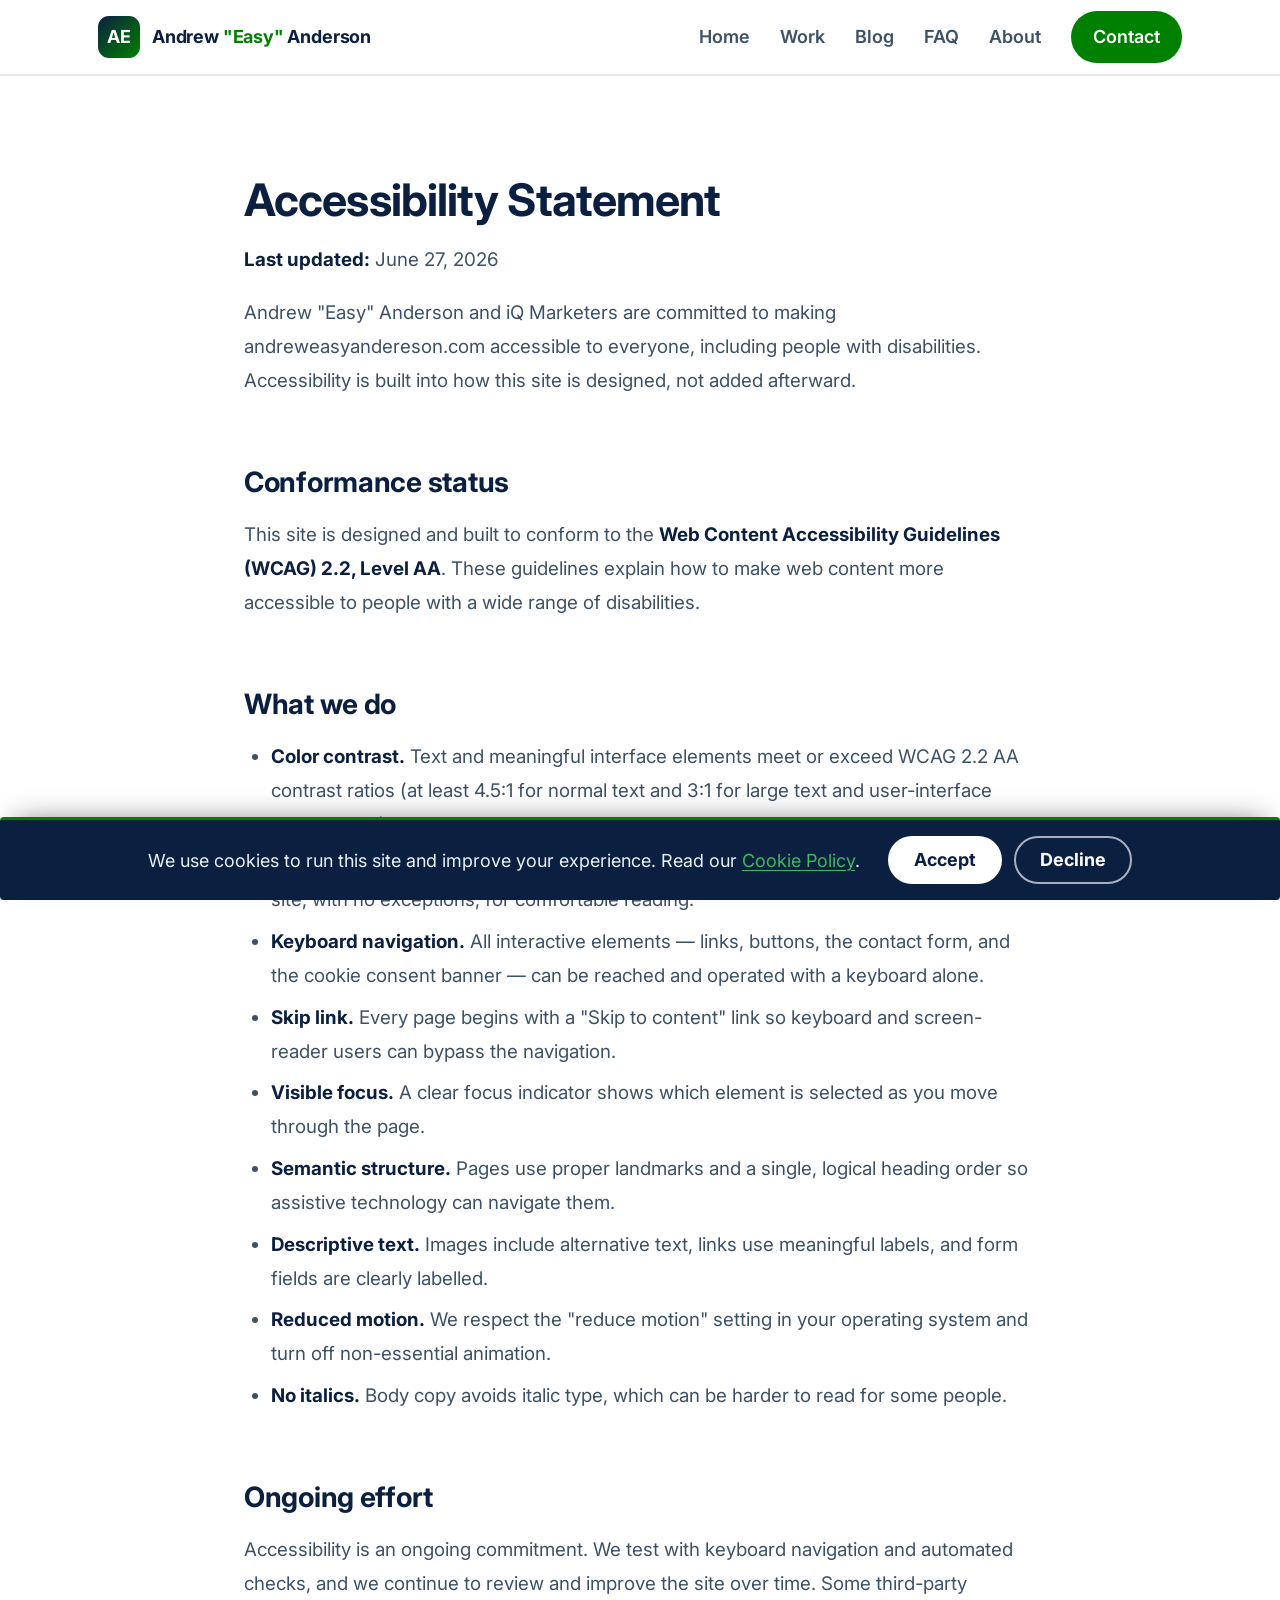
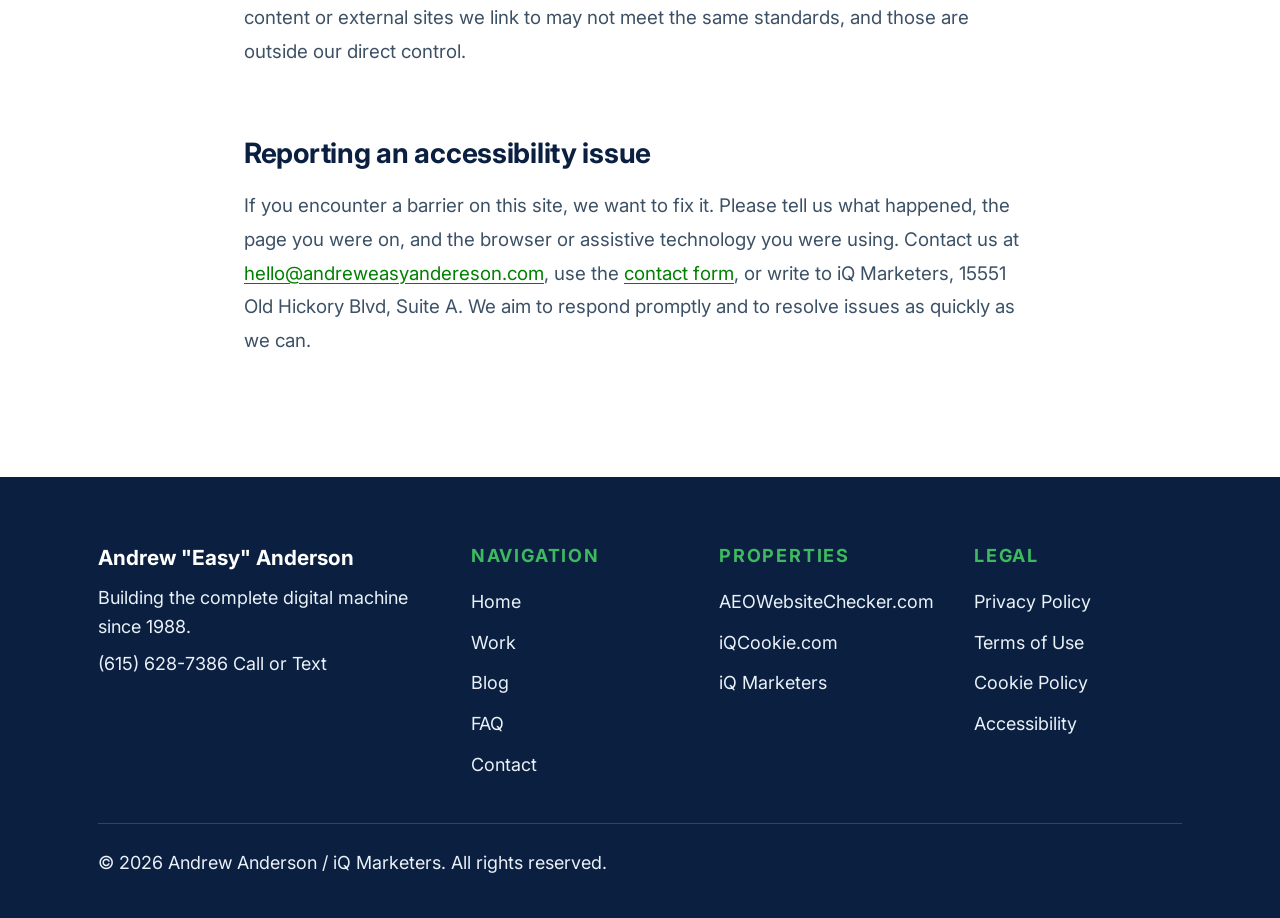
<file: accessibility.html>
<!DOCTYPE html>
<html lang="en">
<head>
  <meta charset="UTF-8" />
  <meta name="viewport" content="width=device-width, initial-scale=1.0" />

  <title>Accessibility Statement — Andrew "Easy" Anderson</title>
  <meta name="description" content="Accessibility statement for andreweasyandereson.com: our commitment to WCAG 2.2 AA, a minimum 18px font size, keyboard navigation, skip links, and how to report an issue." />
  <link rel="canonical" href="https://andreweasyandereson.com/accessibility.html" />

  <meta property="og:type" content="website" />
  <meta property="og:url" content="https://andreweasyandereson.com/accessibility.html" />
  <meta property="og:title" content="Accessibility Statement — Andrew &quot;Easy&quot; Anderson" />
  <meta property="og:description" content="Our commitment to WCAG 2.2 AA accessibility on andreweasyandereson.com." />
  <meta property="og:image" content="https://andreweasyandereson.com/assets/images/andrew-easy-anderson-aeo-pioneer.png" />
  <meta property="og:image:alt" content="Andrew &quot;Easy&quot; Anderson" />

  <link rel="preconnect" href="https://fonts.googleapis.com" />
  <link rel="preconnect" href="https://fonts.gstatic.com" crossorigin />
  <link href="https://fonts.googleapis.com/css2?family=Inter:wght@400;500;600;700;800&display=swap" rel="stylesheet" />
  <link rel="stylesheet" href="assets/css/style.css" />

  <script type="application/ld+json">
  {
    "@context": "https://schema.org",
    "@type": "WebPage",
    "name": "Accessibility Statement",
    "url": "https://andreweasyandereson.com/accessibility.html",
    "publisher": {
      "@type": "Organization",
      "name": "iQ Marketers",
      "url": "https://iqmarketers.com/"
    }
  }
  </script>
</head>

<body>
  <a class="skip-link" href="#main">Skip to content</a>

  <header class="site-header">
    <div class="container header-inner">
      <a class="brand" href="index.html">
        <span class="brand-mark" aria-hidden="true">AE</span>
        <span class="brand-name">Andrew <span class="nickname">"Easy"</span> Anderson</span>
      </a>
      <nav class="site-nav" aria-label="Primary">
        <a href="index.html">Home</a>
        <a href="work.html">Work</a>
        <a href="blog/index.html">Blog</a>
        <a href="faq.html">FAQ</a>
        <a href="author/andrew-easy-anderson.html">About</a>
        <a class="nav-cta" href="https://calendly.com/iqmarketers-c4xd/30min" target="_blank" rel="noopener noreferrer">Contact</a>
      </nav>
    </div>
  </header>

  <main id="main">
    <article class="section">
      <div class="container">
        <div class="article">
          <h1>Accessibility Statement</h1>
          <p><strong>Last updated:</strong> June 27, 2026</p>

          <p>Andrew "Easy" Anderson and iQ Marketers are committed to making andreweasyandereson.com accessible to everyone, including people with disabilities. Accessibility is built into how this site is designed, not added afterward.</p>

          <h2>Conformance status</h2>
          <p>This site is designed and built to conform to the <strong>Web Content Accessibility Guidelines (WCAG) 2.2, Level AA</strong>. These guidelines explain how to make web content more accessible to people with a wide range of disabilities.</p>

          <h2>What we do</h2>
          <ul>
            <li><strong>Color contrast.</strong> Text and meaningful interface elements meet or exceed WCAG 2.2 AA contrast ratios (at least 4.5:1 for normal text and 3:1 for large text and user-interface components).</li>
            <li><strong>Minimum 18px font size.</strong> Body and interface text is at least 18px everywhere on the site, with no exceptions, for comfortable reading.</li>
            <li><strong>Keyboard navigation.</strong> All interactive elements — links, buttons, the contact form, and the cookie consent banner — can be reached and operated with a keyboard alone.</li>
            <li><strong>Skip link.</strong> Every page begins with a "Skip to content" link so keyboard and screen-reader users can bypass the navigation.</li>
            <li><strong>Visible focus.</strong> A clear focus indicator shows which element is selected as you move through the page.</li>
            <li><strong>Semantic structure.</strong> Pages use proper landmarks and a single, logical heading order so assistive technology can navigate them.</li>
            <li><strong>Descriptive text.</strong> Images include alternative text, links use meaningful labels, and form fields are clearly labelled.</li>
            <li><strong>Reduced motion.</strong> We respect the "reduce motion" setting in your operating system and turn off non-essential animation.</li>
            <li><strong>No italics.</strong> Body copy avoids italic type, which can be harder to read for some people.</li>
          </ul>

          <h2>Ongoing effort</h2>
          <p>Accessibility is an ongoing commitment. We test with keyboard navigation and automated checks, and we continue to review and improve the site over time. Some third-party content or external sites we link to may not meet the same standards, and those are outside our direct control.</p>

          <h2>Reporting an accessibility issue</h2>
          <p>If you encounter a barrier on this site, we want to fix it. Please tell us what happened, the page you were on, and the browser or assistive technology you were using. Contact us at <a href="mailto:hello@andreweasyandereson.com">hello@andreweasyandereson.com</a>, use the <a href="contact.html">contact form</a>, or write to iQ Marketers, 15551 Old Hickory Blvd, Suite A. We aim to respond promptly and to resolve issues as quickly as we can.</p>
        </div>
      </div>
    </article>
  </main>

  <footer class="site-footer footer-rich">
    <div class="container">
      <div class="footer-cols">
        <div class="footer-brand">
          <p class="footer-logo">Andrew "Easy" Anderson</p>
          <p>Building the complete digital machine since 1988.</p>
          <p><a href="tel:+16156287386">(615) 628-7386</a> Call or Text</p>
        </div>
        <nav class="footer-col" aria-label="Site">
          <h2>Navigation</h2>
          <ul>
            <li><a href="index.html">Home</a></li>
            <li><a href="work.html">Work</a></li>
            <li><a href="blog/index.html">Blog</a></li>
            <li><a href="faq.html">FAQ</a></li>
            <li><a href="contact.html">Contact</a></li>
          </ul>
        </nav>
        <nav class="footer-col" aria-label="Properties">
          <h2>Properties</h2>
          <ul>
            <li><a href="https://aeowebsitechecker.com/">AEOWebsiteChecker.com</a></li>
            <li><a href="https://iqcookie.com/">iQCookie.com</a></li>
            <li><a href="https://iqmarketers.com/">iQ Marketers</a></li>
          </ul>
        </nav>
        <nav class="footer-col" aria-label="Legal">
          <h2>Legal</h2>
          <ul>
            <li><a href="privacy-policy.html">Privacy Policy</a></li>
            <li><a href="terms.html">Terms of Use</a></li>
            <li><a href="cookie-policy.html">Cookie Policy</a></li>
            <li><a href="accessibility.html" aria-current="page">Accessibility</a></li>
          </ul>
        </nav>
      </div>
      <div class="footer-bottom">
        <p>&copy; <span id="year">2026</span> Andrew Anderson / iQ Marketers. All rights reserved.</p>
      </div>
    </div>
  </footer>

  <script src="assets/js/main.js"></script>
</body>
</html>
</file>
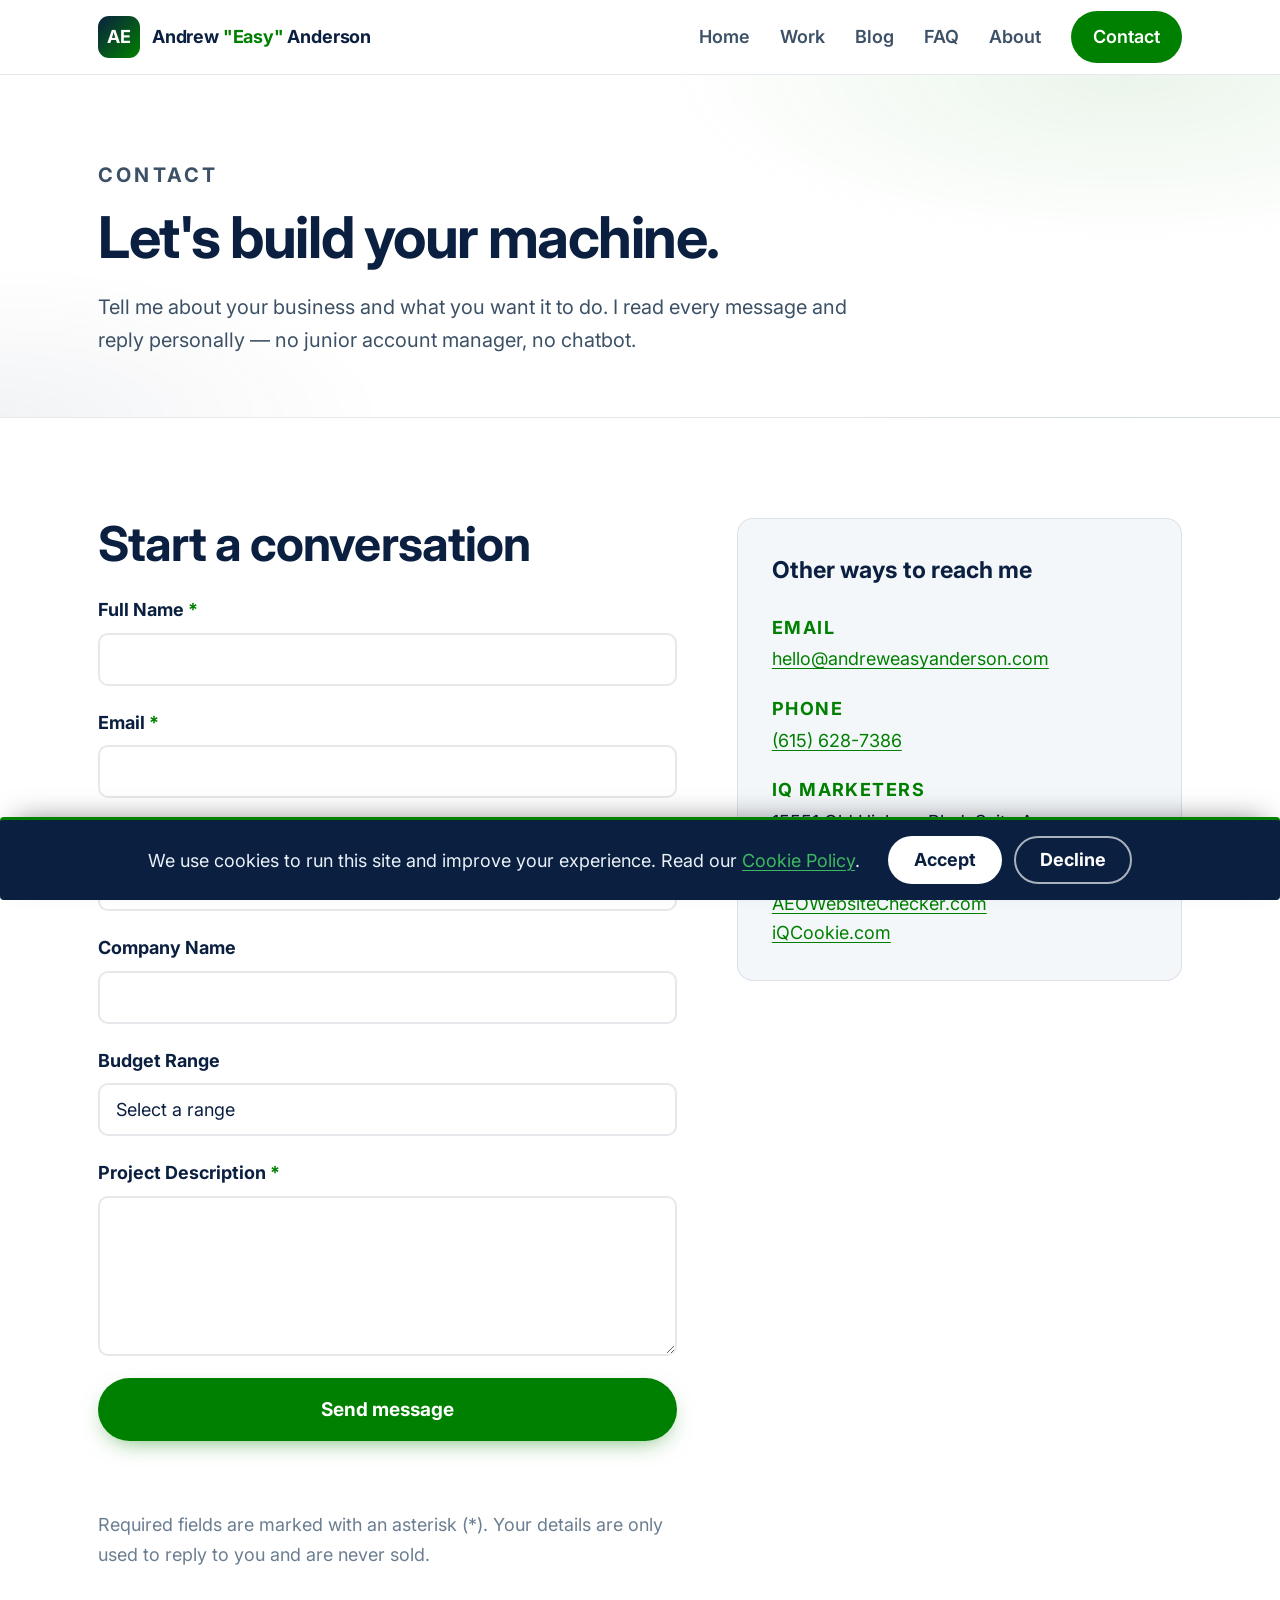
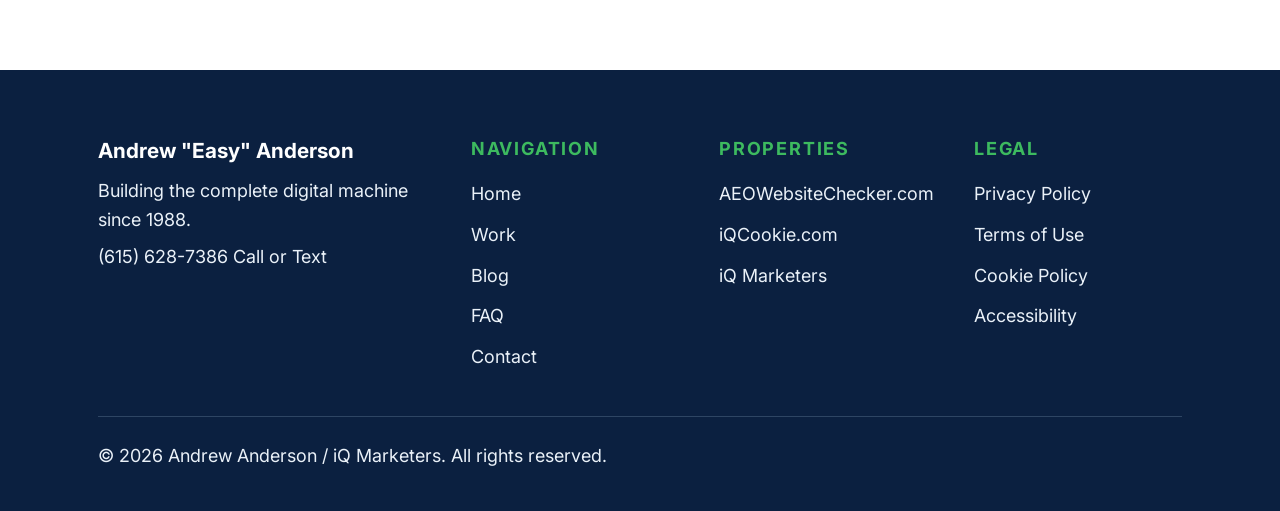
<file: contact.html>
<!DOCTYPE html>
<html lang="en">
<head>
  <meta charset="UTF-8" />
  <meta name="viewport" content="width=device-width, initial-scale=1.0" />

  <title>Contact — Andrew "Easy" Anderson | Build Your Digital Machine</title>
  <meta name="description" content="Tell Andrew &quot;Easy&quot; Anderson about your project. Websites, AI integration, custom software, AEO, and complete business automation — built to work together as one system." />
  <link rel="canonical" href="https://andreweasyanderson.com/contact.html" />

  <meta property="og:type" content="website" />
  <meta property="og:url" content="https://andreweasyanderson.com/contact.html" />
  <meta property="og:title" content="Contact — Andrew &quot;Easy&quot; Anderson" />
  <meta property="og:description" content="Tell Andrew about your project. Built to work together as one complete digital machine." />
  <meta property="og:image" content="https://andreweasyanderson.com/assets/images/andrew-easy-anderson-aeo-pioneer.png" />
  <meta property="og:image:alt" content="Andrew &quot;Easy&quot; Anderson" />

  <meta name="twitter:card" content="summary_large_image" />
  <meta name="twitter:title" content="Contact — Andrew &quot;Easy&quot; Anderson" />
  <meta name="twitter:description" content="Tell Andrew about your project. Built to work together as one complete digital machine." />
  <meta name="twitter:image" content="https://andreweasyanderson.com/assets/images/andrew-easy-anderson-aeo-pioneer.png" />

  <link rel="preconnect" href="https://fonts.googleapis.com" />
  <link rel="preconnect" href="https://fonts.gstatic.com" crossorigin />
  <link rel="preload" as="style" href="https://fonts.googleapis.com/css2?family=Inter:wght@400;500;600;700;800&display=swap" onload="this.onload=null;this.rel='stylesheet'" />
  <noscript><link rel="stylesheet" href="https://fonts.googleapis.com/css2?family=Inter:wght@400;500;600;700;800&display=swap" /></noscript>
  <link rel="stylesheet" href="assets/css/style.css" />

  <script type="application/ld+json">
  {
    "@context": "https://schema.org",
    "@type": "ContactPage",
    "name": "Contact Andrew \"Easy\" Anderson",
    "url": "https://andreweasyanderson.com/contact.html",
    "mainEntity": {
      "@type": "Organization",
      "name": "iQ Marketers",
      "founder": "Andrew \"Easy\" Anderson",
      "url": "https://iqmarketers.com/",
      "telephone": "+1-615-628-7386",
      "email": "hello@andreweasyanderson.com",
      "address": {
        "@type": "PostalAddress",
        "streetAddress": "15551 Old Hickory Blvd, Suite A"
      }
    }
  }
  </script>
</head>

<body>
  <a class="skip-link" href="#main">Skip to content</a>

  <header class="site-header">
    <div class="container header-inner">
      <a class="brand" href="index.html">
        <span class="brand-mark" aria-hidden="true">AE</span>
        <span class="brand-name">Andrew <span class="nickname">"Easy"</span> Anderson</span>
      </a>
      <nav class="site-nav" aria-label="Primary">
        <a href="index.html">Home</a>
        <a href="work.html">Work</a>
        <a href="blog/index.html">Blog</a>
        <a href="faq.html">FAQ</a>
        <a href="author/andrew-easy-anderson.html">About</a>
        <a class="nav-cta" href="https://calendly.com/iqmarketers-c4xd/30min" target="_blank" rel="noopener noreferrer">Contact</a>
      </nav>
    </div>
  </header>

  <main id="main">

    <section class="page-hero">
      <div class="container">
        <p class="eyebrow">Contact</p>
        <h1>Let's build your machine.</h1>
        <p>Tell me about your business and what you want it to do. I read every message and reply personally — no junior account manager, no chatbot.</p>
      </div>
    </section>

    <section class="section section--flush">
      <div class="container contact-grid">

        <!-- Form -->
        <div>
          <h2 class="section-title">Start a conversation</h2>
          <form class="contact-form" action="https://api.web3forms.com/submit" method="POST" novalidate>
            <!-- Web3Forms config -->
            <input type="hidden" name="access_key" value="YOUR_ACCESS_KEY_HERE" />
            <input type="hidden" name="subject" value="New inquiry from andreweasyanderson.com" />
            <input type="hidden" name="from_name" value="andreweasyanderson.com" />
            <!-- Honeypot (hidden from people; catches bots) -->
            <input type="checkbox" name="botcheck" class="visually-hidden" style="display:none" tabindex="-1" autocomplete="off" aria-hidden="true" />

            <div class="field">
              <label for="name">Full Name <span class="req" aria-hidden="true">*</span></label>
              <input type="text" id="name" name="Full Name" autocomplete="name" required />
            </div>
            <div class="field">
              <label for="email">Email <span class="req" aria-hidden="true">*</span></label>
              <input type="email" id="email" name="Email" autocomplete="email" required />
            </div>
            <div class="field">
              <label for="phone">Phone</label>
              <input type="tel" id="phone" name="Phone" autocomplete="tel" />
            </div>
            <div class="field">
              <label for="company">Company Name</label>
              <input type="text" id="company" name="Company Name" autocomplete="organization" />
            </div>
            <div class="field">
              <label for="budget">Budget Range</label>
              <select id="budget" name="Budget Range">
                <option value="">Select a range</option>
                <option>Under $5K</option>
                <option>$5K-$10K</option>
                <option>$10K-$25K</option>
                <option>$25K-$50K</option>
                <option>$50K plus</option>
                <option>Enterprise</option>
              </select>
            </div>
            <div class="field">
              <label for="message">Project Description <span class="req" aria-hidden="true">*</span></label>
              <textarea id="message" name="Project Description" required></textarea>
            </div>

            <button type="submit" class="btn btn-primary btn-lg">Send message</button>
            <p class="form-status" role="status" aria-live="polite"></p>
            <p class="form-note">Required fields are marked with an asterisk (*). Your details are only used to reply to you and are never sold.</p>
          </form>
        </div>

        <!-- Info -->
        <aside class="contact-info">
          <h2>Other ways to reach me</h2>
          <dl>
            <div>
              <dt>Email</dt>
              <dd><a href="mailto:hello@andreweasyanderson.com">hello@andreweasyanderson.com</a></dd>
            </div>
            <div>
              <dt>Phone</dt>
              <dd><a href="tel:+16156287386">(615) 628-7386</a></dd>
            </div>
            <div>
              <dt>iQ Marketers</dt>
              <dd>15551 Old Hickory Blvd, Suite A</dd>
            </div>
            <div>
              <dt>Free tools</dt>
              <dd>
                <a href="https://aeowebsitechecker.com/">AEOWebsiteChecker.com</a><br />
                <a href="https://iqcookie.com/">iQCookie.com</a>
              </dd>
            </div>
          </dl>
        </aside>

      </div>
    </section>

  </main>

  <footer class="site-footer footer-rich">
    <div class="container">
      <div class="footer-cols">
        <div class="footer-brand">
          <p class="footer-logo">Andrew "Easy" Anderson</p>
          <p>Building the complete digital machine since 1988.</p>
          <p><a href="tel:+16156287386">(615) 628-7386</a> Call or Text</p>
        </div>
        <nav class="footer-col" aria-label="Site">
          <h2>Navigation</h2>
          <ul>
            <li><a href="index.html">Home</a></li>
            <li><a href="work.html">Work</a></li>
            <li><a href="blog/index.html">Blog</a></li>
            <li><a href="faq.html">FAQ</a></li>
            <li><a href="contact.html">Contact</a></li>
          </ul>
        </nav>
        <nav class="footer-col" aria-label="Properties">
          <h2>Properties</h2>
          <ul>
            <li><a href="https://aeowebsitechecker.com/">AEOWebsiteChecker.com</a></li>
            <li><a href="https://iqcookie.com/">iQCookie.com</a></li>
            <li><a href="https://iqmarketers.com/">iQ Marketers</a></li>
          </ul>
        </nav>
        <nav class="footer-col" aria-label="Legal">
          <h2>Legal</h2>
          <ul>
            <li><a href="privacy-policy.html">Privacy Policy</a></li>
            <li><a href="terms.html">Terms of Use</a></li>
            <li><a href="cookie-policy.html">Cookie Policy</a></li>
            <li><a href="accessibility.html">Accessibility</a></li>
          </ul>
        </nav>
      </div>
      <div class="footer-bottom">
        <p>&copy; <span id="year">2026</span> Andrew Anderson / iQ Marketers. All rights reserved.</p>
      </div>
    </div>
  </footer>

  <script src="assets/js/main.js" defer></script>
</body>
</html>
</file>
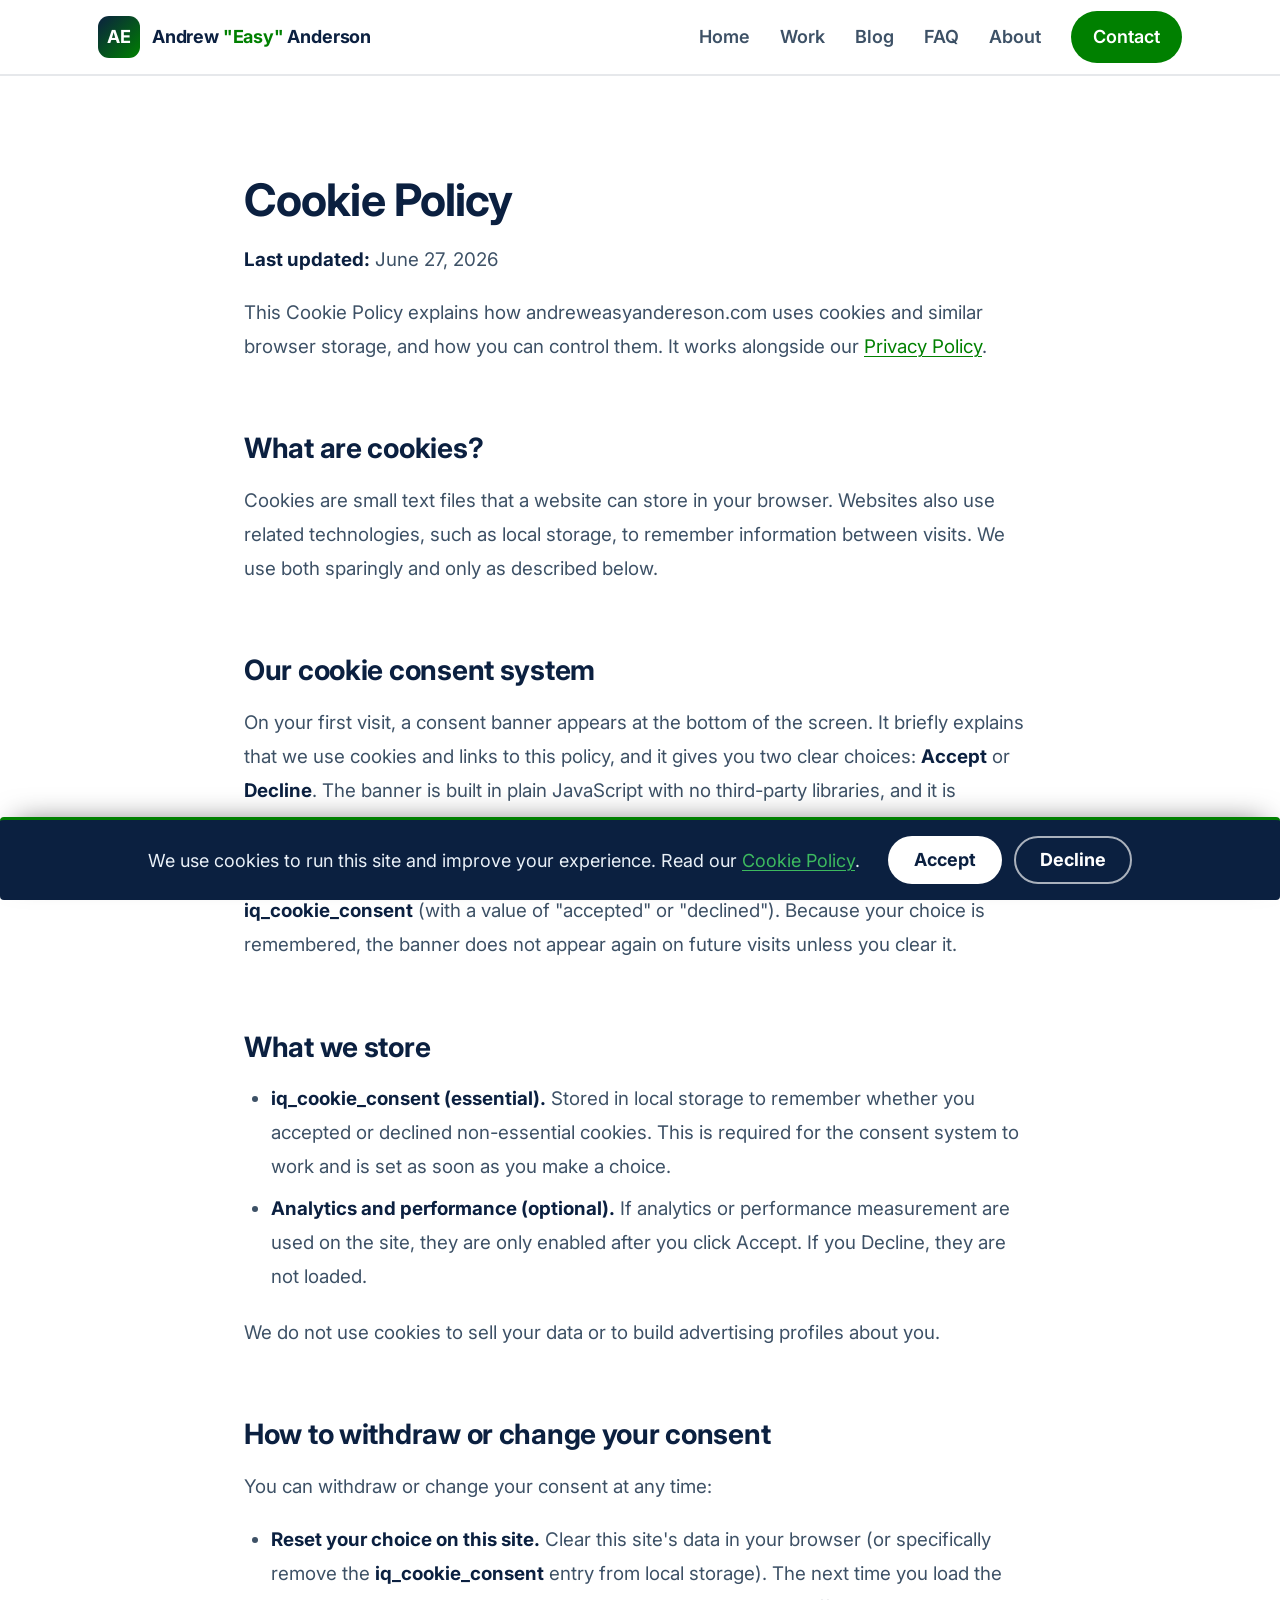
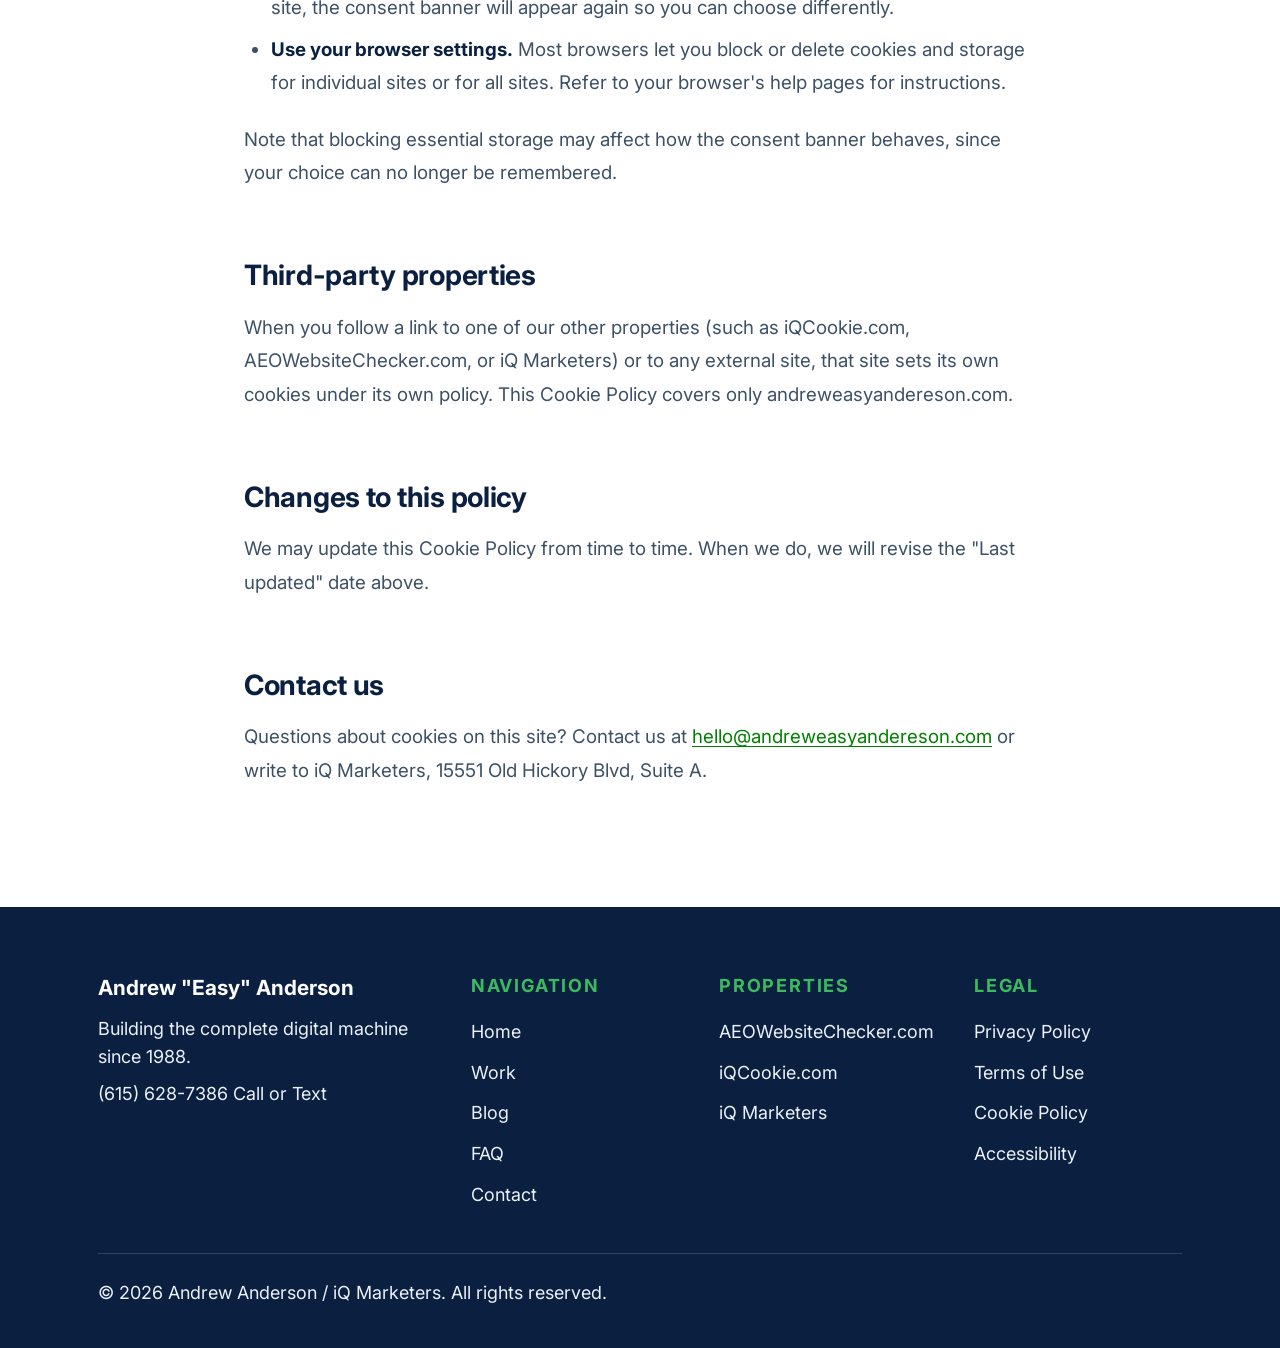
<file: cookie-policy.html>
<!DOCTYPE html>
<html lang="en">
<head>
  <meta charset="UTF-8" />
  <meta name="viewport" content="width=device-width, initial-scale=1.0" />

  <title>Cookie Policy — Andrew "Easy" Anderson</title>
  <meta name="description" content="How andreweasyandereson.com uses cookies and browser storage, the cookie consent system, what is stored, and how to withdraw your consent at any time." />
  <link rel="canonical" href="https://andreweasyandereson.com/cookie-policy.html" />

  <meta property="og:type" content="website" />
  <meta property="og:url" content="https://andreweasyandereson.com/cookie-policy.html" />
  <meta property="og:title" content="Cookie Policy — Andrew &quot;Easy&quot; Anderson" />
  <meta property="og:description" content="How andreweasyandereson.com uses cookies and how to withdraw consent." />
  <meta property="og:image" content="https://andreweasyandereson.com/assets/images/andrew-easy-anderson-aeo-pioneer.png" />
  <meta property="og:image:alt" content="Andrew &quot;Easy&quot; Anderson" />

  <link rel="preconnect" href="https://fonts.googleapis.com" />
  <link rel="preconnect" href="https://fonts.gstatic.com" crossorigin />
  <link href="https://fonts.googleapis.com/css2?family=Inter:wght@400;500;600;700;800&display=swap" rel="stylesheet" />
  <link rel="stylesheet" href="assets/css/style.css" />

  <script type="application/ld+json">
  {
    "@context": "https://schema.org",
    "@type": "WebPage",
    "name": "Cookie Policy",
    "url": "https://andreweasyandereson.com/cookie-policy.html",
    "publisher": {
      "@type": "Organization",
      "name": "iQ Marketers",
      "url": "https://iqmarketers.com/"
    }
  }
  </script>
</head>

<body>
  <a class="skip-link" href="#main">Skip to content</a>

  <header class="site-header">
    <div class="container header-inner">
      <a class="brand" href="index.html">
        <span class="brand-mark" aria-hidden="true">AE</span>
        <span class="brand-name">Andrew <span class="nickname">"Easy"</span> Anderson</span>
      </a>
      <nav class="site-nav" aria-label="Primary">
        <a href="index.html">Home</a>
        <a href="work.html">Work</a>
        <a href="blog/index.html">Blog</a>
        <a href="faq.html">FAQ</a>
        <a href="author/andrew-easy-anderson.html">About</a>
        <a class="nav-cta" href="https://calendly.com/iqmarketers-c4xd/30min" target="_blank" rel="noopener noreferrer">Contact</a>
      </nav>
    </div>
  </header>

  <main id="main">
    <article class="section">
      <div class="container">
        <div class="article">
          <h1>Cookie Policy</h1>
          <p><strong>Last updated:</strong> June 27, 2026</p>

          <p>This Cookie Policy explains how andreweasyandereson.com uses cookies and similar browser storage, and how you can control them. It works alongside our <a href="privacy-policy.html">Privacy Policy</a>.</p>

          <h2>What are cookies?</h2>
          <p>Cookies are small text files that a website can store in your browser. Websites also use related technologies, such as local storage, to remember information between visits. We use both sparingly and only as described below.</p>

          <h2>Our cookie consent system</h2>
          <p>On your first visit, a consent banner appears at the bottom of the screen. It briefly explains that we use cookies and links to this policy, and it gives you two clear choices: <strong>Accept</strong> or <strong>Decline</strong>. The banner is built in plain JavaScript with no third-party libraries, and it is keyboard accessible.</p>
          <p>When you choose, we record your decision in your browser's local storage under the key <strong>iq_cookie_consent</strong> (with a value of "accepted" or "declined"). Because your choice is remembered, the banner does not appear again on future visits unless you clear it.</p>

          <h2>What we store</h2>
          <ul>
            <li><strong>iq_cookie_consent (essential).</strong> Stored in local storage to remember whether you accepted or declined non-essential cookies. This is required for the consent system to work and is set as soon as you make a choice.</li>
            <li><strong>Analytics and performance (optional).</strong> If analytics or performance measurement are used on the site, they are only enabled after you click Accept. If you Decline, they are not loaded.</li>
          </ul>
          <p>We do not use cookies to sell your data or to build advertising profiles about you.</p>

          <h2>How to withdraw or change your consent</h2>
          <p>You can withdraw or change your consent at any time:</p>
          <ul>
            <li><strong>Reset your choice on this site.</strong> Clear this site's data in your browser (or specifically remove the <strong>iq_cookie_consent</strong> entry from local storage). The next time you load the site, the consent banner will appear again so you can choose differently.</li>
            <li><strong>Use your browser settings.</strong> Most browsers let you block or delete cookies and storage for individual sites or for all sites. Refer to your browser's help pages for instructions.</li>
          </ul>
          <p>Note that blocking essential storage may affect how the consent banner behaves, since your choice can no longer be remembered.</p>

          <h2>Third-party properties</h2>
          <p>When you follow a link to one of our other properties (such as iQCookie.com, AEOWebsiteChecker.com, or iQ Marketers) or to any external site, that site sets its own cookies under its own policy. This Cookie Policy covers only andreweasyandereson.com.</p>

          <h2>Changes to this policy</h2>
          <p>We may update this Cookie Policy from time to time. When we do, we will revise the "Last updated" date above.</p>

          <h2>Contact us</h2>
          <p>Questions about cookies on this site? Contact us at <a href="mailto:hello@andreweasyandereson.com">hello@andreweasyandereson.com</a> or write to iQ Marketers, 15551 Old Hickory Blvd, Suite A.</p>
        </div>
      </div>
    </article>
  </main>

  <footer class="site-footer footer-rich">
    <div class="container">
      <div class="footer-cols">
        <div class="footer-brand">
          <p class="footer-logo">Andrew "Easy" Anderson</p>
          <p>Building the complete digital machine since 1988.</p>
          <p><a href="tel:+16156287386">(615) 628-7386</a> Call or Text</p>
        </div>
        <nav class="footer-col" aria-label="Site">
          <h2>Navigation</h2>
          <ul>
            <li><a href="index.html">Home</a></li>
            <li><a href="work.html">Work</a></li>
            <li><a href="blog/index.html">Blog</a></li>
            <li><a href="faq.html">FAQ</a></li>
            <li><a href="contact.html">Contact</a></li>
          </ul>
        </nav>
        <nav class="footer-col" aria-label="Properties">
          <h2>Properties</h2>
          <ul>
            <li><a href="https://aeowebsitechecker.com/">AEOWebsiteChecker.com</a></li>
            <li><a href="https://iqcookie.com/">iQCookie.com</a></li>
            <li><a href="https://iqmarketers.com/">iQ Marketers</a></li>
          </ul>
        </nav>
        <nav class="footer-col" aria-label="Legal">
          <h2>Legal</h2>
          <ul>
            <li><a href="privacy-policy.html">Privacy Policy</a></li>
            <li><a href="terms.html">Terms of Use</a></li>
            <li><a href="cookie-policy.html" aria-current="page">Cookie Policy</a></li>
            <li><a href="accessibility.html">Accessibility</a></li>
          </ul>
        </nav>
      </div>
      <div class="footer-bottom">
        <p>&copy; <span id="year">2026</span> Andrew Anderson / iQ Marketers. All rights reserved.</p>
      </div>
    </div>
  </footer>

  <script src="assets/js/main.js"></script>
</body>
</html>
</file>
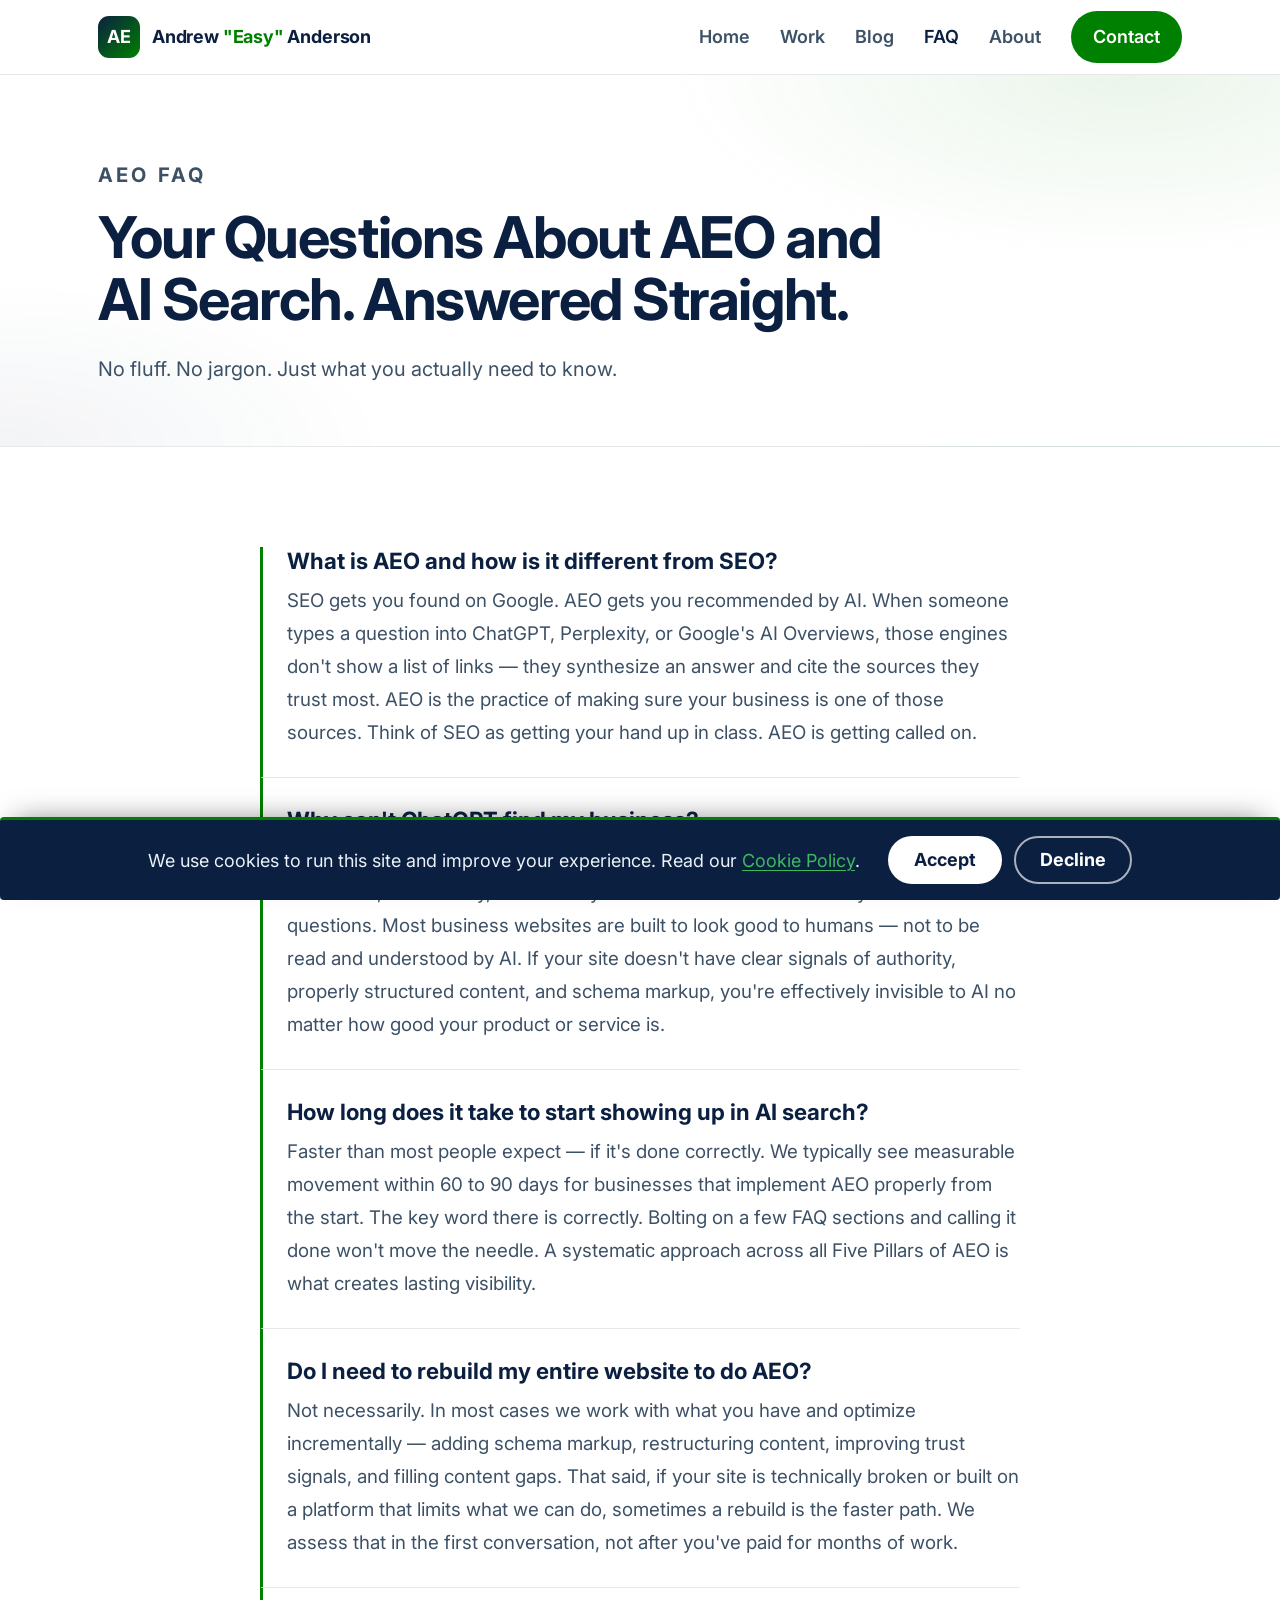
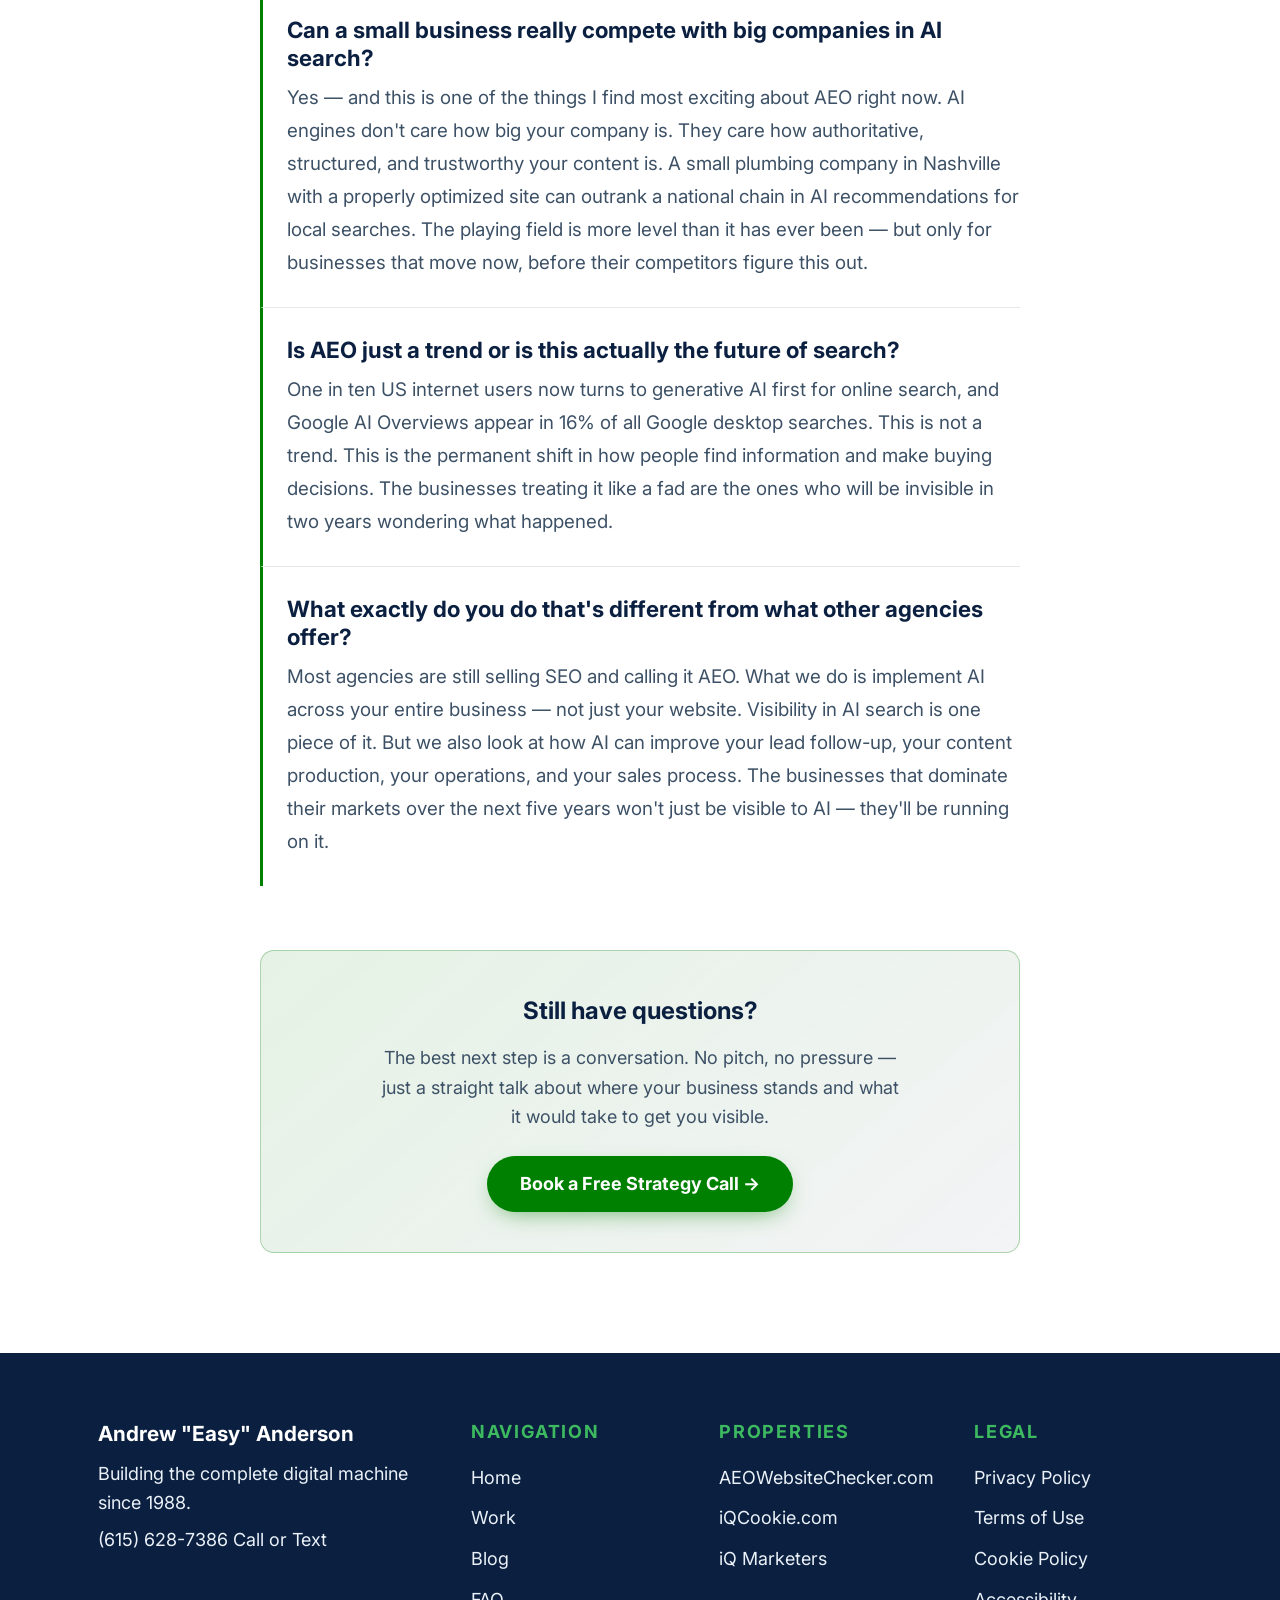
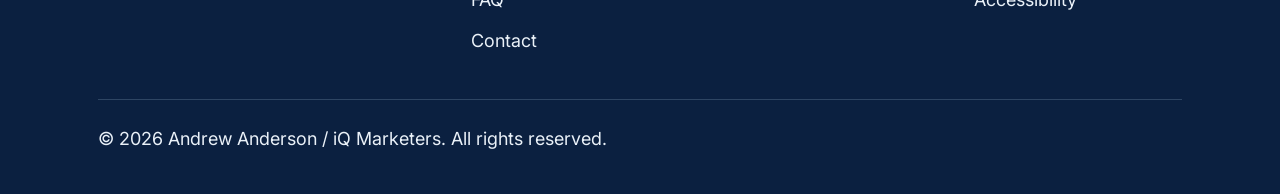
<file: faq.html>
<!DOCTYPE html>
<html lang="en">
<head>
  <meta charset="UTF-8" />
  <meta name="viewport" content="width=device-width, initial-scale=1.0" />

  <title>AEO FAQ — Your Questions About AI Search, Answered | Andrew "Easy" Anderson</title>
  <meta name="description" content="Straight answers to the questions business owners ask most about AEO, AI search visibility, and how to get ChatGPT to recommend their business." />
  <link rel="canonical" href="https://andreweasyanderson.com/faq.html" />

  <meta property="og:type" content="website" />
  <meta property="og:url" content="https://andreweasyanderson.com/faq.html" />
  <meta property="og:title" content="AEO FAQ — Your Questions About AI Search, Answered" />
  <meta property="og:description" content="Straight answers to the questions business owners ask most about AEO, AI search visibility, and how to get ChatGPT to recommend their business." />
  <meta property="og:image" content="https://andreweasyanderson.com/assets/images/andrew-easy-anderson-aeo-pioneer.png" />
  <meta property="og:image:alt" content="Andrew &quot;Easy&quot; Anderson" />

  <meta name="twitter:card" content="summary_large_image" />
  <meta name="twitter:title" content="AEO FAQ — Your Questions About AI Search, Answered" />
  <meta name="twitter:description" content="Straight answers to the questions business owners ask most about AEO, AI search visibility, and how to get ChatGPT to recommend their business." />
  <meta name="twitter:image" content="https://andreweasyanderson.com/assets/images/andrew-easy-anderson-aeo-pioneer.png" />

  <link rel="preconnect" href="https://fonts.googleapis.com" />
  <link rel="preconnect" href="https://fonts.gstatic.com" crossorigin />
  <link rel="preload" as="style" href="https://fonts.googleapis.com/css2?family=Inter:wght@400;500;600;700;800&display=swap" onload="this.onload=null;this.rel='stylesheet'" />
  <noscript><link rel="stylesheet" href="https://fonts.googleapis.com/css2?family=Inter:wght@400;500;600;700;800&display=swap" /></noscript>
  <link rel="stylesheet" href="assets/css/style.css" />

  <script type="application/ld+json">
  {
    "@context": "https://schema.org",
    "@type": "FAQPage",
    "mainEntity": [
      {
        "@type": "Question",
        "name": "What is AEO and how is it different from SEO?",
        "acceptedAnswer": {
          "@type": "Answer",
          "text": "SEO gets you found on Google. AEO gets you recommended by AI. When someone types a question into ChatGPT, Perplexity, or Google's AI Overviews, those engines don't show a list of links — they synthesize an answer and cite the sources they trust most. AEO is the practice of making sure your business is one of those sources. Think of SEO as getting your hand up in class. AEO is getting called on."
        }
      },
      {
        "@type": "Question",
        "name": "Why can't ChatGPT find my business?",
        "acceptedAnswer": {
          "@type": "Answer",
          "text": "Because AI engines don't crawl the web the same way Google does. They look for structured, trustworthy, consistently formatted content that directly answers questions. Most business websites are built to look good to humans — not to be read and understood by AI. If your site doesn't have clear signals of authority, properly structured content, and schema markup, you're effectively invisible to AI no matter how good your product or service is."
        }
      },
      {
        "@type": "Question",
        "name": "How long does it take to start showing up in AI search?",
        "acceptedAnswer": {
          "@type": "Answer",
          "text": "Faster than most people expect — if it's done correctly. We typically see measurable movement within 60 to 90 days for businesses that implement AEO properly from the start. The key word there is correctly. Bolting on a few FAQ sections and calling it done won't move the needle. A systematic approach across all Five Pillars of AEO is what creates lasting visibility."
        }
      },
      {
        "@type": "Question",
        "name": "Do I need to rebuild my entire website to do AEO?",
        "acceptedAnswer": {
          "@type": "Answer",
          "text": "Not necessarily. In most cases we work with what you have and optimize incrementally — adding schema markup, restructuring content, improving trust signals, and filling content gaps. That said, if your site is technically broken or built on a platform that limits what we can do, sometimes a rebuild is the faster path. We assess that in the first conversation, not after you've paid for months of work."
        }
      },
      {
        "@type": "Question",
        "name": "Can a small business really compete with big companies in AI search?",
        "acceptedAnswer": {
          "@type": "Answer",
          "text": "Yes — and this is one of the things I find most exciting about AEO right now. AI engines don't care how big your company is. They care how authoritative, structured, and trustworthy your content is. A small plumbing company in Nashville with a properly optimized site can outrank a national chain in AI recommendations for local searches. The playing field is more level than it has ever been — but only for businesses that move now, before their competitors figure this out."
        }
      },
      {
        "@type": "Question",
        "name": "Is AEO just a trend or is this actually the future of search?",
        "acceptedAnswer": {
          "@type": "Answer",
          "text": "One in ten US internet users now turns to generative AI first for online search, and Google AI Overviews appear in 16% of all Google desktop searches. This is not a trend. This is the permanent shift in how people find information and make buying decisions. The businesses treating it like a fad are the ones who will be invisible in two years wondering what happened."
        }
      },
      {
        "@type": "Question",
        "name": "What exactly do you do that's different from what other agencies offer?",
        "acceptedAnswer": {
          "@type": "Answer",
          "text": "Most agencies are still selling SEO and calling it AEO. What we do is implement AI across your entire business — not just your website. Visibility in AI search is one piece of it. But we also look at how AI can improve your lead follow-up, your content production, your operations, and your sales process. The businesses that dominate their markets over the next five years won't just be visible to AI — they'll be running on it."
        }
      }
    ]
  }
  </script>
</head>

<body>
  <a class="skip-link" href="#main">Skip to content</a>

  <header class="site-header">
    <div class="container header-inner">
      <a class="brand" href="index.html">
        <span class="brand-mark" aria-hidden="true">AE</span>
        <span class="brand-name">Andrew <span class="nickname">"Easy"</span> Anderson</span>
      </a>
      <nav class="site-nav" aria-label="Primary">
        <a href="index.html">Home</a>
        <a href="work.html">Work</a>
        <a href="blog/index.html">Blog</a>
        <a href="faq.html" aria-current="page">FAQ</a>
        <a href="author/andrew-easy-anderson.html">About</a>
        <a class="nav-cta" href="https://calendly.com/iqmarketers-c4xd/30min" target="_blank" rel="noopener noreferrer">Contact</a>
      </nav>
    </div>
  </header>

  <main id="main">

    <section class="page-hero">
      <div class="container">
        <p class="eyebrow">AEO FAQ</p>
        <h1>Your Questions About AEO and AI Search. Answered Straight.</h1>
        <p>No fluff. No jargon. Just what you actually need to know.</p>
      </div>
    </section>

    <section class="section section--flush">
      <div class="container">

        <div class="faq-list">

          <div class="faq-item">
            <h2>What is AEO and how is it different from SEO?</h2>
            <p>SEO gets you found on Google. AEO gets you recommended by AI. When someone types a question into ChatGPT, Perplexity, or Google's AI Overviews, those engines don't show a list of links — they synthesize an answer and cite the sources they trust most. AEO is the practice of making sure your business is one of those sources. Think of SEO as getting your hand up in class. AEO is getting called on.</p>
          </div>

          <div class="faq-item">
            <h2>Why can't ChatGPT find my business?</h2>
            <p>Because AI engines don't crawl the web the same way Google does. They look for structured, trustworthy, consistently formatted content that directly answers questions. Most business websites are built to look good to humans — not to be read and understood by AI. If your site doesn't have clear signals of authority, properly structured content, and schema markup, you're effectively invisible to AI no matter how good your product or service is.</p>
          </div>

          <div class="faq-item">
            <h2>How long does it take to start showing up in AI search?</h2>
            <p>Faster than most people expect — if it's done correctly. We typically see measurable movement within 60 to 90 days for businesses that implement AEO properly from the start. The key word there is correctly. Bolting on a few FAQ sections and calling it done won't move the needle. A systematic approach across all Five Pillars of AEO is what creates lasting visibility.</p>
          </div>

          <div class="faq-item">
            <h2>Do I need to rebuild my entire website to do AEO?</h2>
            <p>Not necessarily. In most cases we work with what you have and optimize incrementally — adding schema markup, restructuring content, improving trust signals, and filling content gaps. That said, if your site is technically broken or built on a platform that limits what we can do, sometimes a rebuild is the faster path. We assess that in the first conversation, not after you've paid for months of work.</p>
          </div>

          <div class="faq-item">
            <h2>Can a small business really compete with big companies in AI search?</h2>
            <p>Yes — and this is one of the things I find most exciting about AEO right now. AI engines don't care how big your company is. They care how authoritative, structured, and trustworthy your content is. A small plumbing company in Nashville with a properly optimized site can outrank a national chain in AI recommendations for local searches. The playing field is more level than it has ever been — but only for businesses that move now, before their competitors figure this out.</p>
          </div>

          <div class="faq-item">
            <h2>Is AEO just a trend or is this actually the future of search?</h2>
            <p>One in ten US internet users now turns to generative AI first for online search, and Google AI Overviews appear in 16% of all Google desktop searches. This is not a trend. This is the permanent shift in how people find information and make buying decisions. The businesses treating it like a fad are the ones who will be invisible in two years wondering what happened.</p>
          </div>

          <div class="faq-item">
            <h2>What exactly do you do that's different from what other agencies offer?</h2>
            <p>Most agencies are still selling SEO and calling it AEO. What we do is implement AI across your entire business — not just your website. Visibility in AI search is one piece of it. But we also look at how AI can improve your lead follow-up, your content production, your operations, and your sales process. The businesses that dominate their markets over the next five years won't just be visible to AI — they'll be running on it.</p>
          </div>

        </div>

        <div class="faq-cta">
          <h2>Still have questions?</h2>
          <p>The best next step is a conversation. No pitch, no pressure — just a straight talk about where your business stands and what it would take to get you visible.</p>
          <a href="https://calendly.com/iqmarketers-c4xd/30min" target="_blank" rel="noopener noreferrer" class="btn btn-primary">Book a Free Strategy Call &rarr;</a>
        </div>

      </div>
    </section>

  </main>

  <footer class="site-footer footer-rich">
    <div class="container">
      <div class="footer-cols">
        <div class="footer-brand">
          <p class="footer-logo">Andrew "Easy" Anderson</p>
          <p>Building the complete digital machine since 1988.</p>
          <p><a href="tel:+16156287386">(615) 628-7386</a> Call or Text</p>
        </div>
        <nav class="footer-col" aria-label="Site">
          <h2>Navigation</h2>
          <ul>
            <li><a href="index.html">Home</a></li>
            <li><a href="work.html">Work</a></li>
            <li><a href="blog/index.html">Blog</a></li>
            <li><a href="faq.html">FAQ</a></li>
            <li><a href="contact.html">Contact</a></li>
          </ul>
        </nav>
        <nav class="footer-col" aria-label="Properties">
          <h2>Properties</h2>
          <ul>
            <li><a href="https://aeowebsitechecker.com/">AEOWebsiteChecker.com</a></li>
            <li><a href="https://iqcookie.com/">iQCookie.com</a></li>
            <li><a href="https://iqmarketers.com/">iQ Marketers</a></li>
          </ul>
        </nav>
        <nav class="footer-col" aria-label="Legal">
          <h2>Legal</h2>
          <ul>
            <li><a href="privacy-policy.html">Privacy Policy</a></li>
            <li><a href="terms.html">Terms of Use</a></li>
            <li><a href="cookie-policy.html">Cookie Policy</a></li>
            <li><a href="accessibility.html">Accessibility</a></li>
          </ul>
        </nav>
      </div>
      <div class="footer-bottom">
        <p>&copy; <span id="year">2026</span> Andrew Anderson / iQ Marketers. All rights reserved.</p>
      </div>
    </div>
  </footer>

  <script src="assets/js/main.js" defer></script>
</body>
</html>
</file>
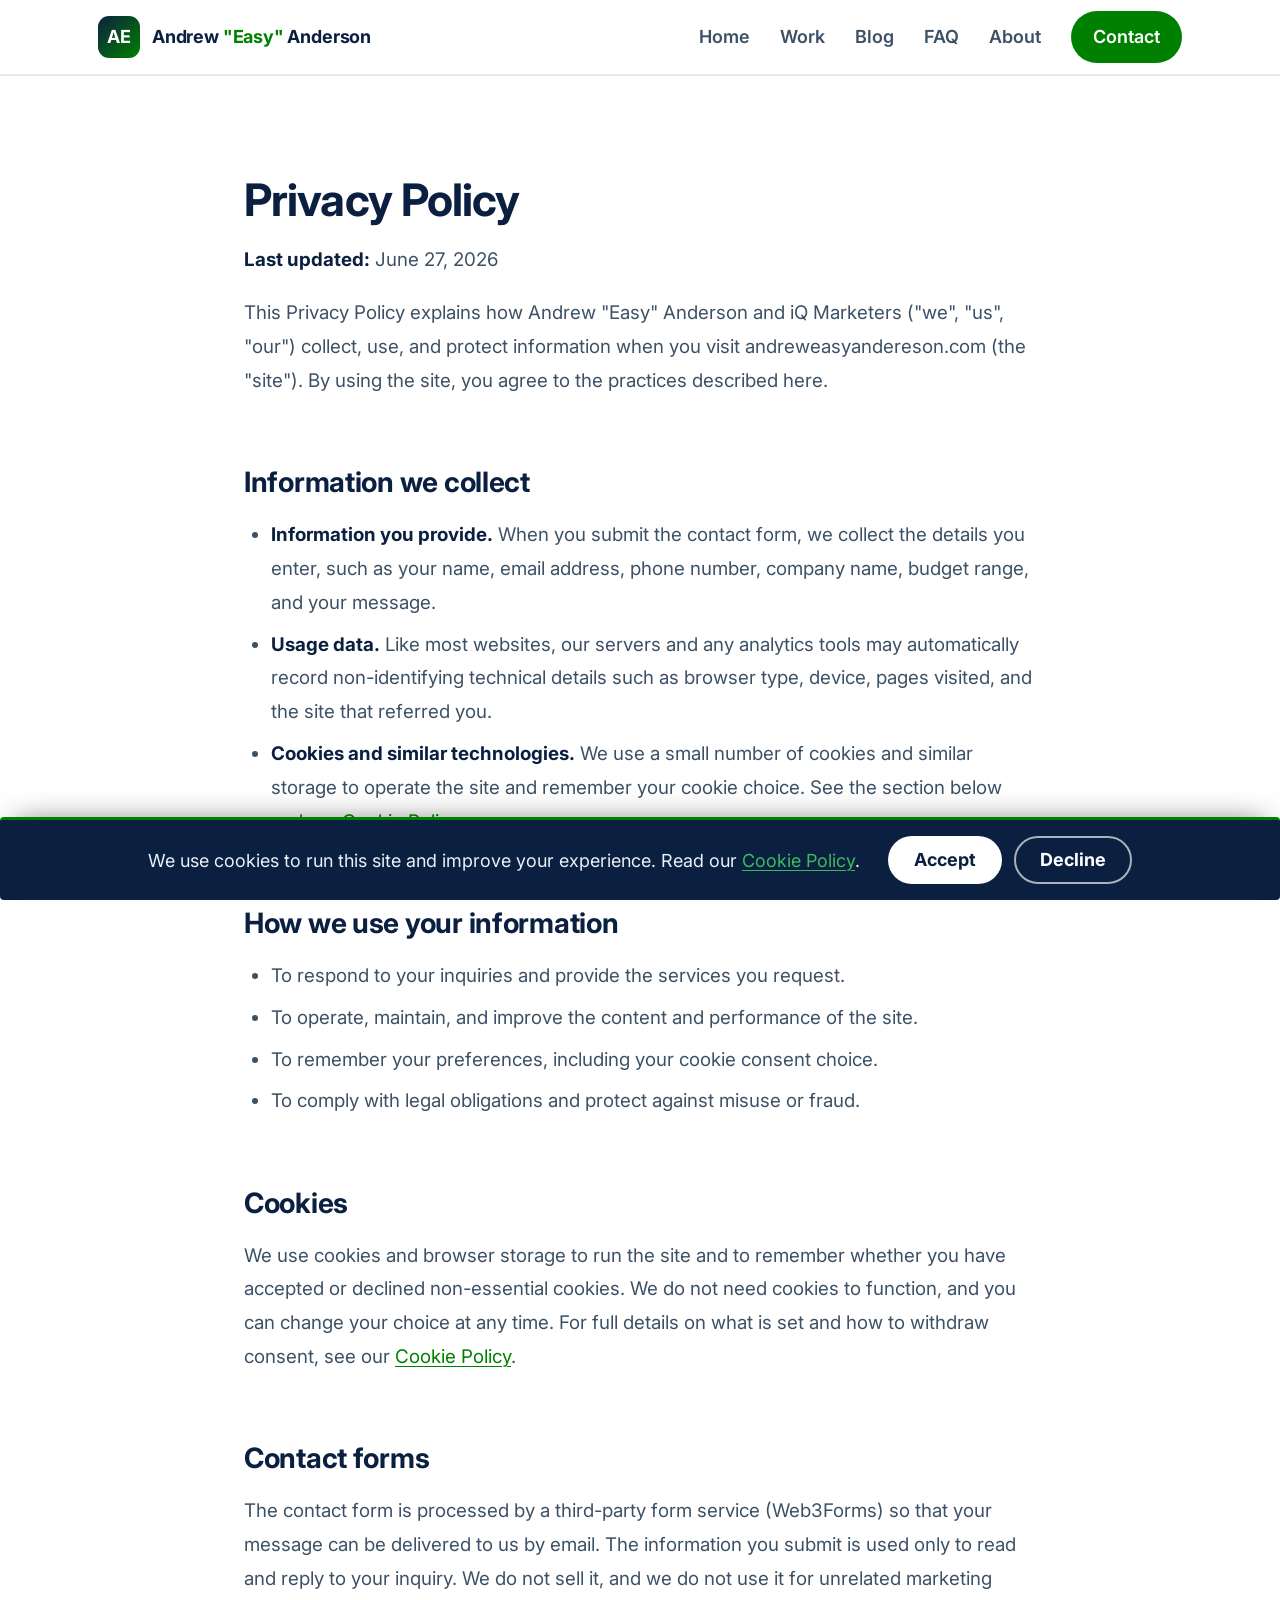
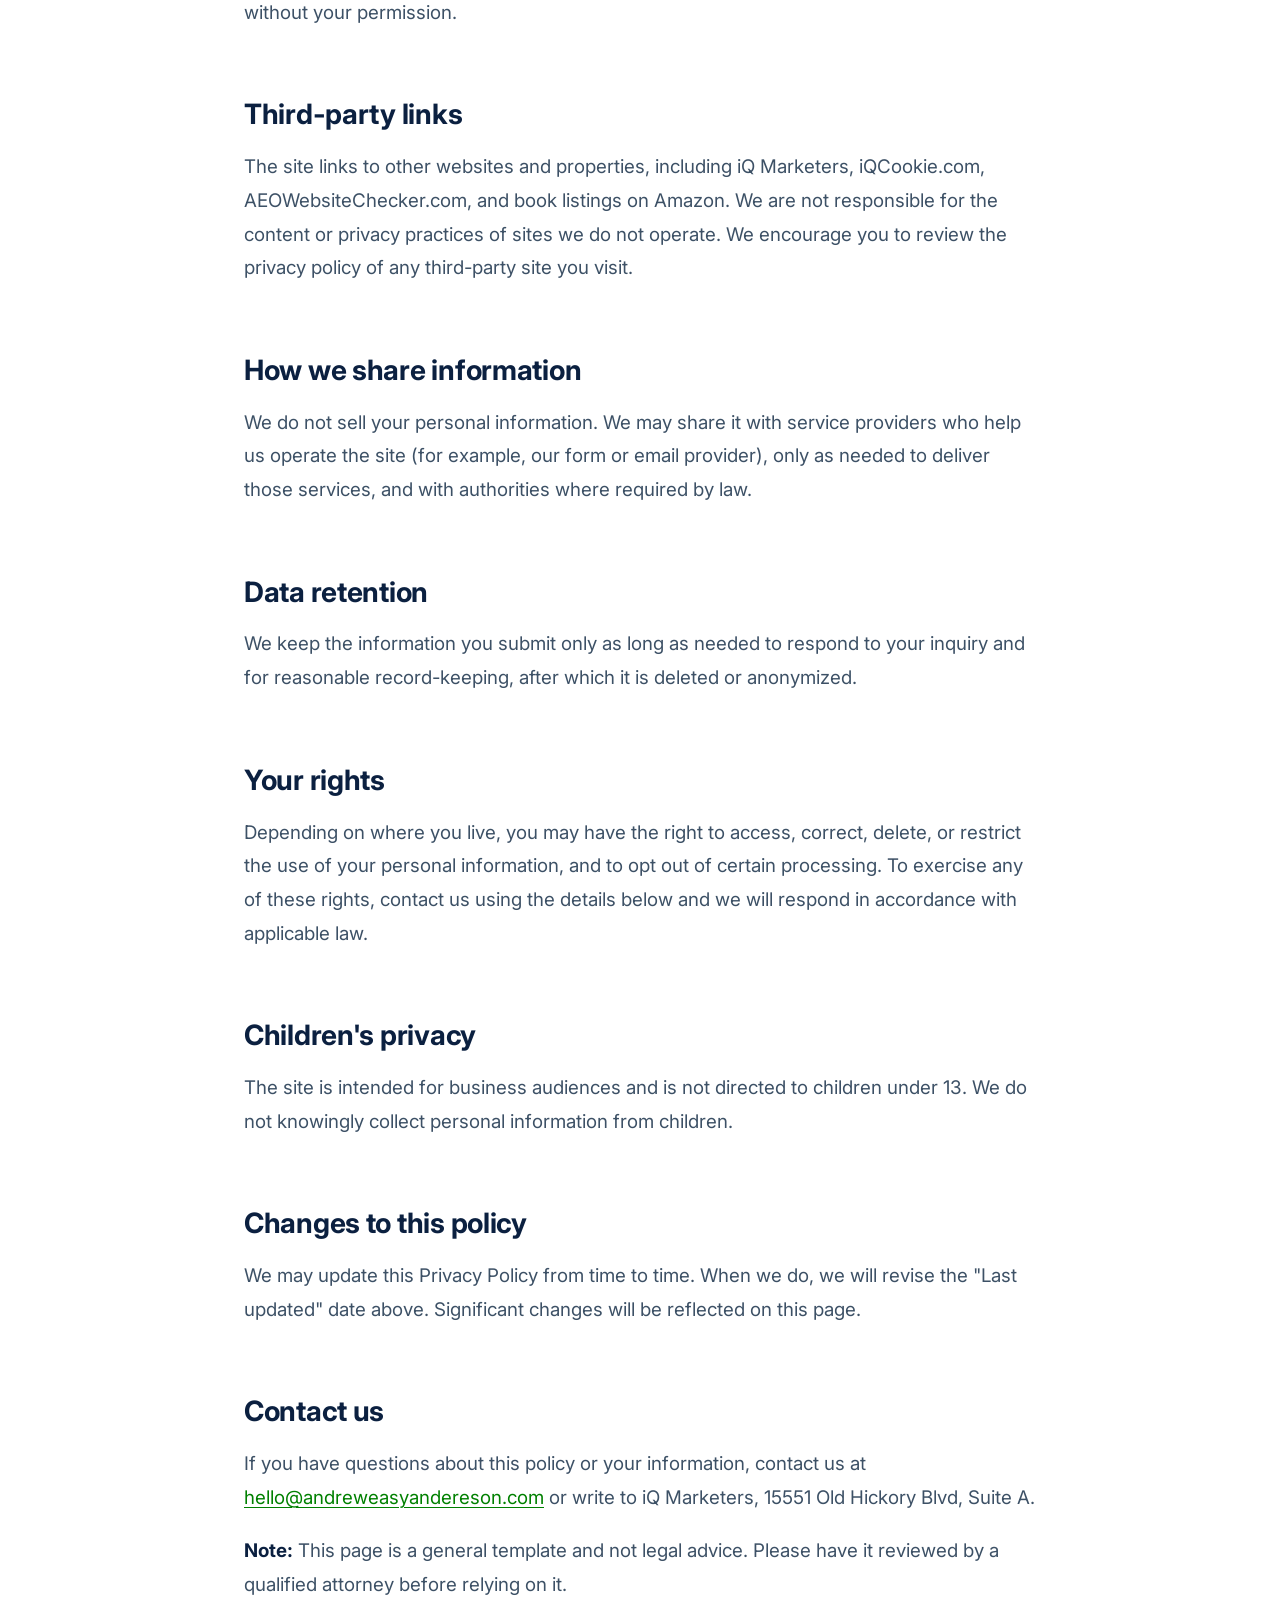
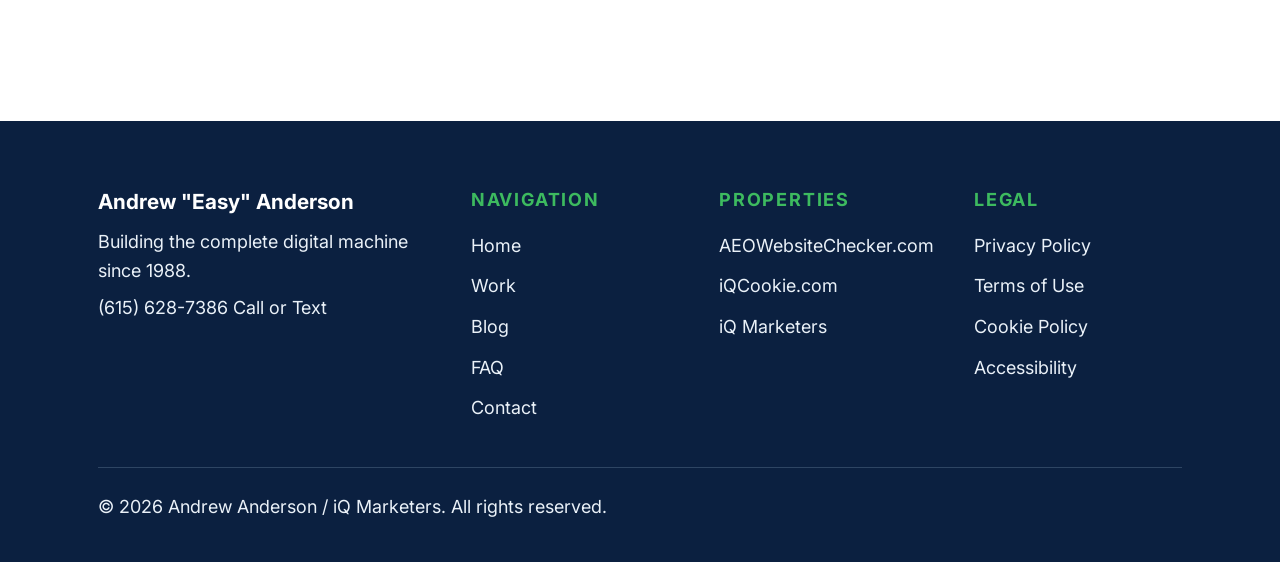
<file: privacy-policy.html>
<!DOCTYPE html>
<html lang="en">
<head>
  <meta charset="UTF-8" />
  <meta name="viewport" content="width=device-width, initial-scale=1.0" />

  <title>Privacy Policy — Andrew "Easy" Anderson</title>
  <meta name="description" content="How andreweasyandereson.com and iQ Marketers collect, use, and protect your information, including data collection, cookies, contact forms, and your privacy rights." />
  <link rel="canonical" href="https://andreweasyandereson.com/privacy-policy.html" />

  <meta property="og:type" content="website" />
  <meta property="og:url" content="https://andreweasyandereson.com/privacy-policy.html" />
  <meta property="og:title" content="Privacy Policy — Andrew &quot;Easy&quot; Anderson" />
  <meta property="og:description" content="How andreweasyandereson.com collects, uses, and protects your information." />
  <meta property="og:image" content="https://andreweasyandereson.com/assets/images/andrew-easy-anderson-aeo-pioneer.png" />
  <meta property="og:image:alt" content="Andrew &quot;Easy&quot; Anderson" />

  <link rel="preconnect" href="https://fonts.googleapis.com" />
  <link rel="preconnect" href="https://fonts.gstatic.com" crossorigin />
  <link href="https://fonts.googleapis.com/css2?family=Inter:wght@400;500;600;700;800&display=swap" rel="stylesheet" />
  <link rel="stylesheet" href="assets/css/style.css" />

  <script type="application/ld+json">
  {
    "@context": "https://schema.org",
    "@type": "WebPage",
    "name": "Privacy Policy",
    "url": "https://andreweasyandereson.com/privacy-policy.html",
    "publisher": {
      "@type": "Organization",
      "name": "iQ Marketers",
      "url": "https://iqmarketers.com/"
    }
  }
  </script>
</head>

<body>
  <a class="skip-link" href="#main">Skip to content</a>

  <header class="site-header">
    <div class="container header-inner">
      <a class="brand" href="index.html">
        <span class="brand-mark" aria-hidden="true">AE</span>
        <span class="brand-name">Andrew <span class="nickname">"Easy"</span> Anderson</span>
      </a>
      <nav class="site-nav" aria-label="Primary">
        <a href="index.html">Home</a>
        <a href="work.html">Work</a>
        <a href="blog/index.html">Blog</a>
        <a href="faq.html">FAQ</a>
        <a href="author/andrew-easy-anderson.html">About</a>
        <a class="nav-cta" href="https://calendly.com/iqmarketers-c4xd/30min" target="_blank" rel="noopener noreferrer">Contact</a>
      </nav>
    </div>
  </header>

  <main id="main">
    <article class="section">
      <div class="container">
        <div class="article">
          <h1>Privacy Policy</h1>
          <p><strong>Last updated:</strong> June 27, 2026</p>

          <p>This Privacy Policy explains how Andrew "Easy" Anderson and iQ Marketers ("we", "us", "our") collect, use, and protect information when you visit andreweasyandereson.com (the "site"). By using the site, you agree to the practices described here.</p>

          <h2>Information we collect</h2>
          <ul>
            <li><strong>Information you provide.</strong> When you submit the contact form, we collect the details you enter, such as your name, email address, phone number, company name, budget range, and your message.</li>
            <li><strong>Usage data.</strong> Like most websites, our servers and any analytics tools may automatically record non-identifying technical details such as browser type, device, pages visited, and the site that referred you.</li>
            <li><strong>Cookies and similar technologies.</strong> We use a small number of cookies and similar storage to operate the site and remember your cookie choice. See the section below and our <a href="cookie-policy.html">Cookie Policy</a>.</li>
          </ul>

          <h2>How we use your information</h2>
          <ul>
            <li>To respond to your inquiries and provide the services you request.</li>
            <li>To operate, maintain, and improve the content and performance of the site.</li>
            <li>To remember your preferences, including your cookie consent choice.</li>
            <li>To comply with legal obligations and protect against misuse or fraud.</li>
          </ul>

          <h2>Cookies</h2>
          <p>We use cookies and browser storage to run the site and to remember whether you have accepted or declined non-essential cookies. We do not need cookies to function, and you can change your choice at any time. For full details on what is set and how to withdraw consent, see our <a href="cookie-policy.html">Cookie Policy</a>.</p>

          <h2>Contact forms</h2>
          <p>The contact form is processed by a third-party form service (Web3Forms) so that your message can be delivered to us by email. The information you submit is used only to read and reply to your inquiry. We do not sell it, and we do not use it for unrelated marketing without your permission.</p>

          <h2>Third-party links</h2>
          <p>The site links to other websites and properties, including iQ Marketers, iQCookie.com, AEOWebsiteChecker.com, and book listings on Amazon. We are not responsible for the content or privacy practices of sites we do not operate. We encourage you to review the privacy policy of any third-party site you visit.</p>

          <h2>How we share information</h2>
          <p>We do not sell your personal information. We may share it with service providers who help us operate the site (for example, our form or email provider), only as needed to deliver those services, and with authorities where required by law.</p>

          <h2>Data retention</h2>
          <p>We keep the information you submit only as long as needed to respond to your inquiry and for reasonable record-keeping, after which it is deleted or anonymized.</p>

          <h2>Your rights</h2>
          <p>Depending on where you live, you may have the right to access, correct, delete, or restrict the use of your personal information, and to opt out of certain processing. To exercise any of these rights, contact us using the details below and we will respond in accordance with applicable law.</p>

          <h2>Children's privacy</h2>
          <p>The site is intended for business audiences and is not directed to children under 13. We do not knowingly collect personal information from children.</p>

          <h2>Changes to this policy</h2>
          <p>We may update this Privacy Policy from time to time. When we do, we will revise the "Last updated" date above. Significant changes will be reflected on this page.</p>

          <h2>Contact us</h2>
          <p>If you have questions about this policy or your information, contact us at <a href="mailto:hello@andreweasyandereson.com">hello@andreweasyandereson.com</a> or write to iQ Marketers, 15551 Old Hickory Blvd, Suite A.</p>

          <p><strong>Note:</strong> This page is a general template and not legal advice. Please have it reviewed by a qualified attorney before relying on it.</p>
        </div>
      </div>
    </article>
  </main>

  <footer class="site-footer footer-rich">
    <div class="container">
      <div class="footer-cols">
        <div class="footer-brand">
          <p class="footer-logo">Andrew "Easy" Anderson</p>
          <p>Building the complete digital machine since 1988.</p>
          <p><a href="tel:+16156287386">(615) 628-7386</a> Call or Text</p>
        </div>
        <nav class="footer-col" aria-label="Site">
          <h2>Navigation</h2>
          <ul>
            <li><a href="index.html">Home</a></li>
            <li><a href="work.html">Work</a></li>
            <li><a href="blog/index.html">Blog</a></li>
            <li><a href="faq.html">FAQ</a></li>
            <li><a href="contact.html">Contact</a></li>
          </ul>
        </nav>
        <nav class="footer-col" aria-label="Properties">
          <h2>Properties</h2>
          <ul>
            <li><a href="https://aeowebsitechecker.com/">AEOWebsiteChecker.com</a></li>
            <li><a href="https://iqcookie.com/">iQCookie.com</a></li>
            <li><a href="https://iqmarketers.com/">iQ Marketers</a></li>
          </ul>
        </nav>
        <nav class="footer-col" aria-label="Legal">
          <h2>Legal</h2>
          <ul>
            <li><a href="privacy-policy.html" aria-current="page">Privacy Policy</a></li>
            <li><a href="terms.html">Terms of Use</a></li>
            <li><a href="cookie-policy.html">Cookie Policy</a></li>
            <li><a href="accessibility.html">Accessibility</a></li>
          </ul>
        </nav>
      </div>
      <div class="footer-bottom">
        <p>&copy; <span id="year">2026</span> Andrew Anderson / iQ Marketers. All rights reserved.</p>
      </div>
    </div>
  </footer>

  <script src="assets/js/main.js"></script>
</body>
</html>
</file>
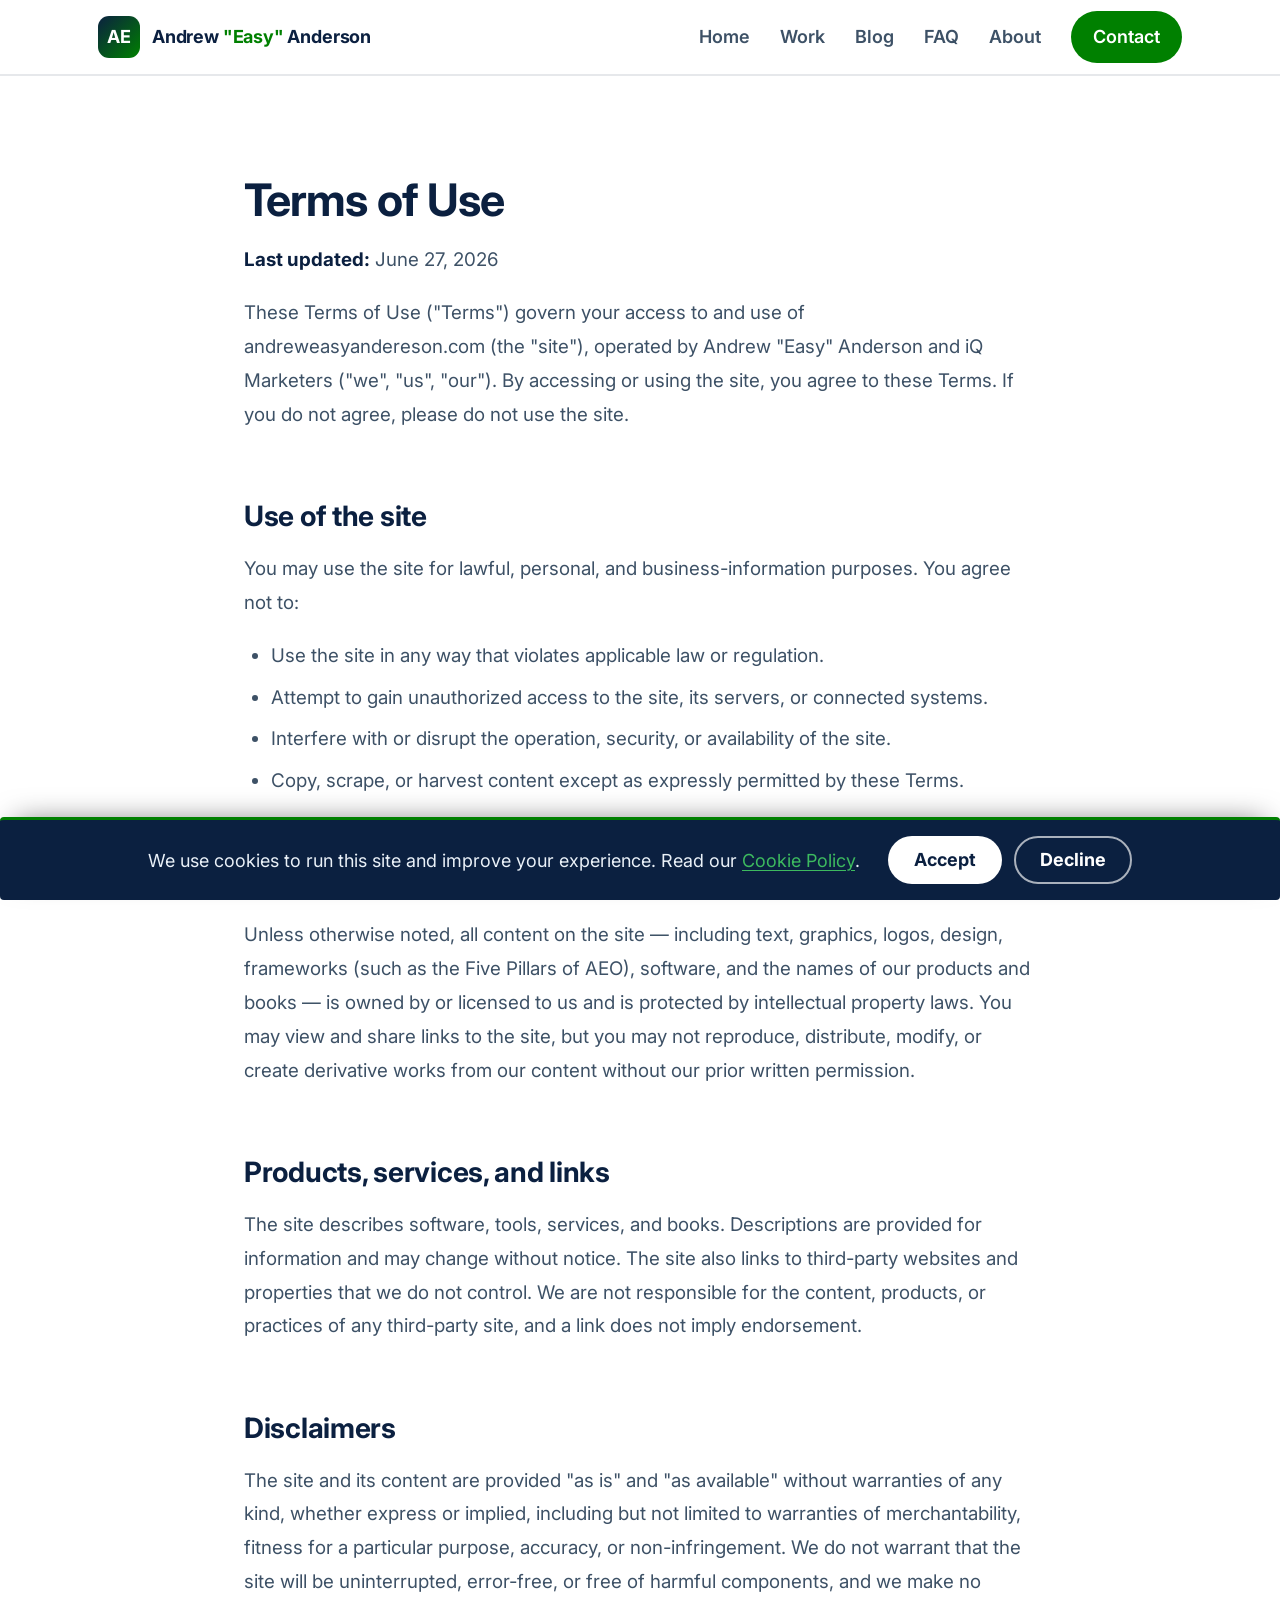
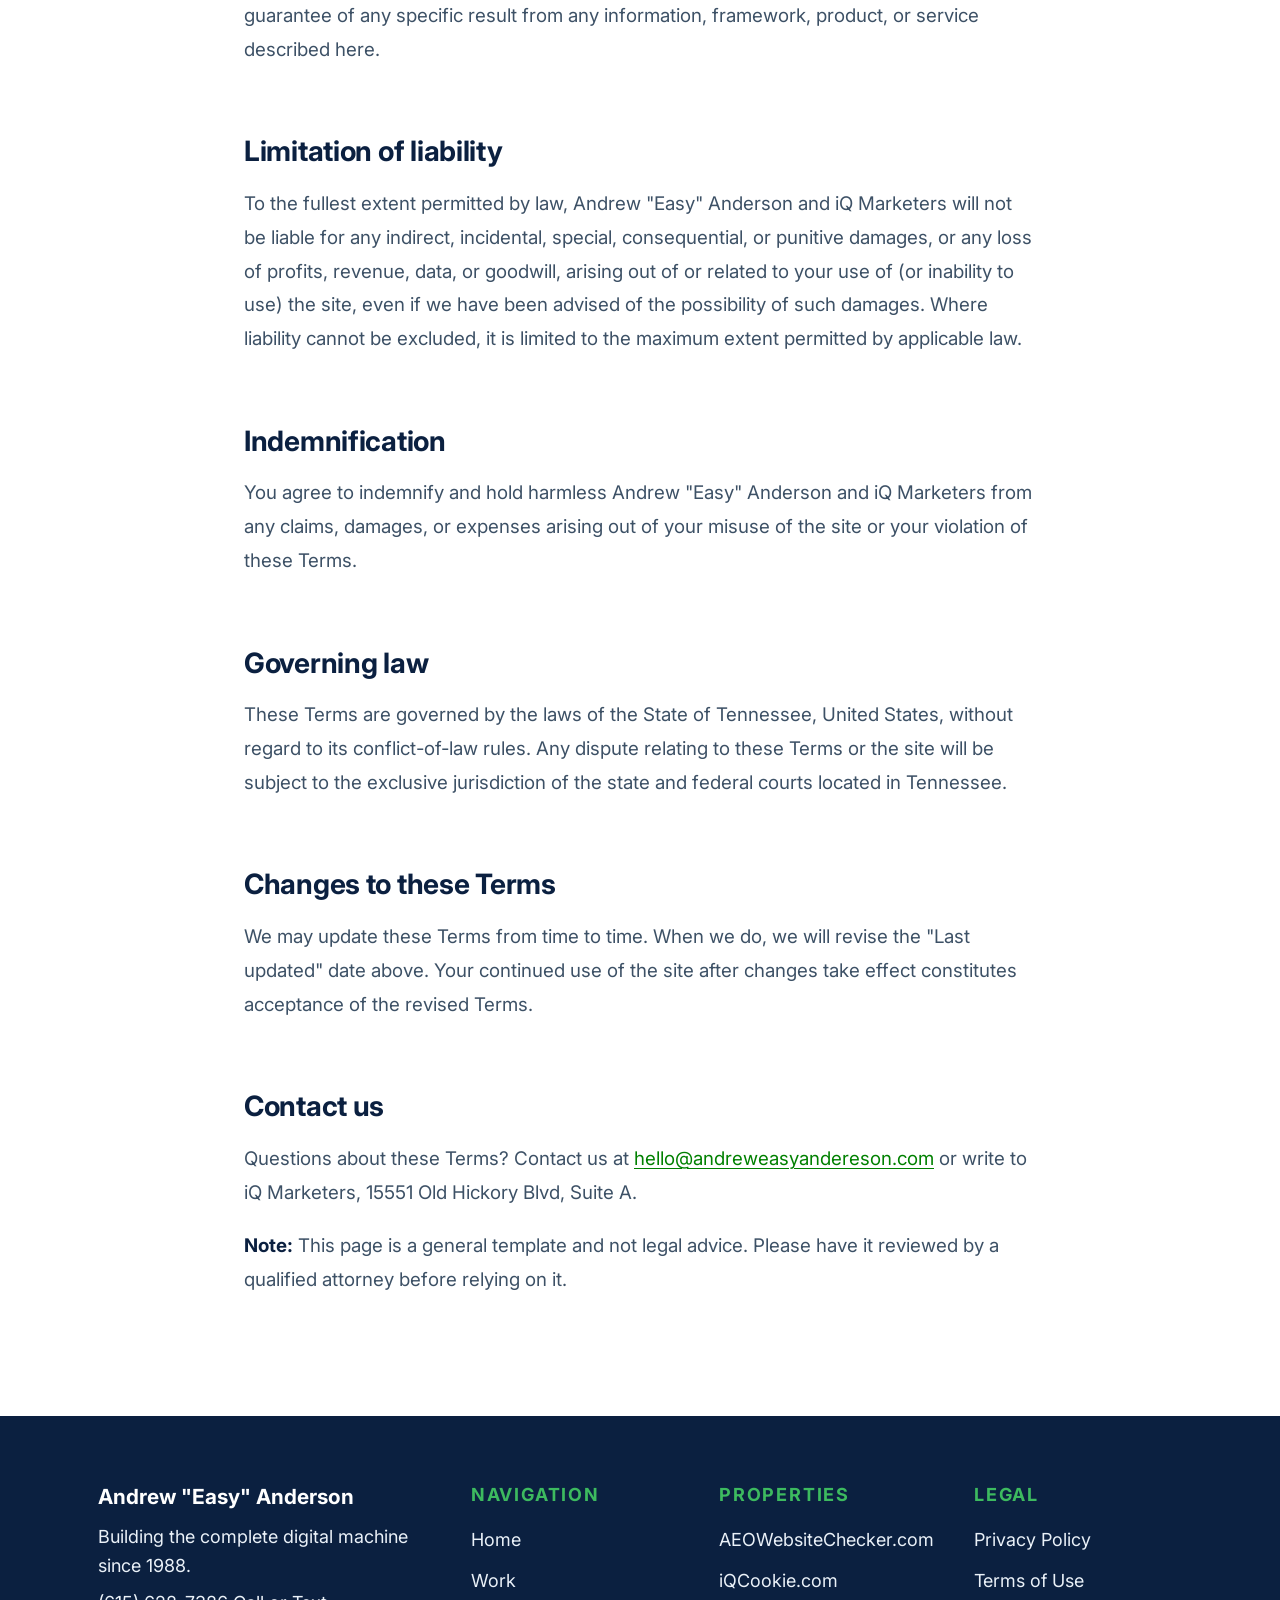
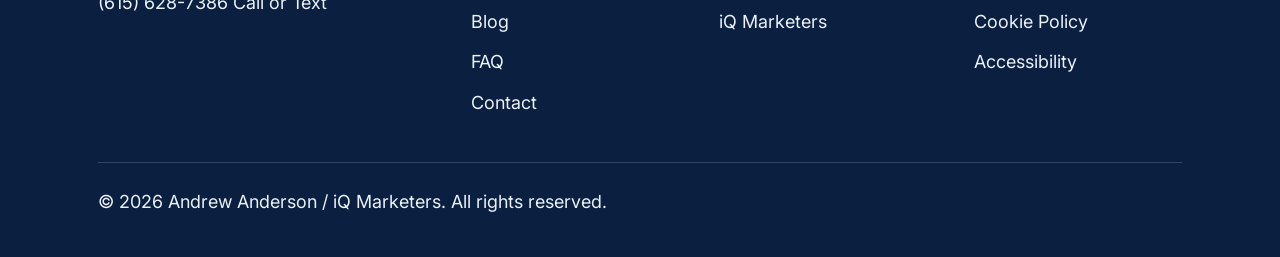
<file: terms.html>
<!DOCTYPE html>
<html lang="en">
<head>
  <meta charset="UTF-8" />
  <meta name="viewport" content="width=device-width, initial-scale=1.0" />

  <title>Terms of Use — Andrew "Easy" Anderson</title>
  <meta name="description" content="The terms governing your use of andreweasyandereson.com, including intellectual property, disclaimers, limitation of liability, and governing law." />
  <link rel="canonical" href="https://andreweasyandereson.com/terms.html" />

  <meta property="og:type" content="website" />
  <meta property="og:url" content="https://andreweasyandereson.com/terms.html" />
  <meta property="og:title" content="Terms of Use — Andrew &quot;Easy&quot; Anderson" />
  <meta property="og:description" content="The terms governing your use of andreweasyandereson.com." />
  <meta property="og:image" content="https://andreweasyandereson.com/assets/images/andrew-easy-anderson-aeo-pioneer.png" />
  <meta property="og:image:alt" content="Andrew &quot;Easy&quot; Anderson" />

  <link rel="preconnect" href="https://fonts.googleapis.com" />
  <link rel="preconnect" href="https://fonts.gstatic.com" crossorigin />
  <link href="https://fonts.googleapis.com/css2?family=Inter:wght@400;500;600;700;800&display=swap" rel="stylesheet" />
  <link rel="stylesheet" href="assets/css/style.css" />

  <script type="application/ld+json">
  {
    "@context": "https://schema.org",
    "@type": "WebPage",
    "name": "Terms of Use",
    "url": "https://andreweasyandereson.com/terms.html",
    "publisher": {
      "@type": "Organization",
      "name": "iQ Marketers",
      "url": "https://iqmarketers.com/"
    }
  }
  </script>
</head>

<body>
  <a class="skip-link" href="#main">Skip to content</a>

  <header class="site-header">
    <div class="container header-inner">
      <a class="brand" href="index.html">
        <span class="brand-mark" aria-hidden="true">AE</span>
        <span class="brand-name">Andrew <span class="nickname">"Easy"</span> Anderson</span>
      </a>
      <nav class="site-nav" aria-label="Primary">
        <a href="index.html">Home</a>
        <a href="work.html">Work</a>
        <a href="blog/index.html">Blog</a>
        <a href="faq.html">FAQ</a>
        <a href="author/andrew-easy-anderson.html">About</a>
        <a class="nav-cta" href="https://calendly.com/iqmarketers-c4xd/30min" target="_blank" rel="noopener noreferrer">Contact</a>
      </nav>
    </div>
  </header>

  <main id="main">
    <article class="section">
      <div class="container">
        <div class="article">
          <h1>Terms of Use</h1>
          <p><strong>Last updated:</strong> June 27, 2026</p>

          <p>These Terms of Use ("Terms") govern your access to and use of andreweasyandereson.com (the "site"), operated by Andrew "Easy" Anderson and iQ Marketers ("we", "us", "our"). By accessing or using the site, you agree to these Terms. If you do not agree, please do not use the site.</p>

          <h2>Use of the site</h2>
          <p>You may use the site for lawful, personal, and business-information purposes. You agree not to:</p>
          <ul>
            <li>Use the site in any way that violates applicable law or regulation.</li>
            <li>Attempt to gain unauthorized access to the site, its servers, or connected systems.</li>
            <li>Interfere with or disrupt the operation, security, or availability of the site.</li>
            <li>Copy, scrape, or harvest content except as expressly permitted by these Terms.</li>
          </ul>

          <h2>Intellectual property</h2>
          <p>Unless otherwise noted, all content on the site — including text, graphics, logos, design, frameworks (such as the Five Pillars of AEO), software, and the names of our products and books — is owned by or licensed to us and is protected by intellectual property laws. You may view and share links to the site, but you may not reproduce, distribute, modify, or create derivative works from our content without our prior written permission.</p>

          <h2>Products, services, and links</h2>
          <p>The site describes software, tools, services, and books. Descriptions are provided for information and may change without notice. The site also links to third-party websites and properties that we do not control. We are not responsible for the content, products, or practices of any third-party site, and a link does not imply endorsement.</p>

          <h2>Disclaimers</h2>
          <p>The site and its content are provided "as is" and "as available" without warranties of any kind, whether express or implied, including but not limited to warranties of merchantability, fitness for a particular purpose, accuracy, or non-infringement. We do not warrant that the site will be uninterrupted, error-free, or free of harmful components, and we make no guarantee of any specific result from any information, framework, product, or service described here.</p>

          <h2>Limitation of liability</h2>
          <p>To the fullest extent permitted by law, Andrew "Easy" Anderson and iQ Marketers will not be liable for any indirect, incidental, special, consequential, or punitive damages, or any loss of profits, revenue, data, or goodwill, arising out of or related to your use of (or inability to use) the site, even if we have been advised of the possibility of such damages. Where liability cannot be excluded, it is limited to the maximum extent permitted by applicable law.</p>

          <h2>Indemnification</h2>
          <p>You agree to indemnify and hold harmless Andrew "Easy" Anderson and iQ Marketers from any claims, damages, or expenses arising out of your misuse of the site or your violation of these Terms.</p>

          <h2>Governing law</h2>
          <p>These Terms are governed by the laws of the State of Tennessee, United States, without regard to its conflict-of-law rules. Any dispute relating to these Terms or the site will be subject to the exclusive jurisdiction of the state and federal courts located in Tennessee.</p>

          <h2>Changes to these Terms</h2>
          <p>We may update these Terms from time to time. When we do, we will revise the "Last updated" date above. Your continued use of the site after changes take effect constitutes acceptance of the revised Terms.</p>

          <h2>Contact us</h2>
          <p>Questions about these Terms? Contact us at <a href="mailto:hello@andreweasyandereson.com">hello@andreweasyandereson.com</a> or write to iQ Marketers, 15551 Old Hickory Blvd, Suite A.</p>

          <p><strong>Note:</strong> This page is a general template and not legal advice. Please have it reviewed by a qualified attorney before relying on it.</p>
        </div>
      </div>
    </article>
  </main>

  <footer class="site-footer footer-rich">
    <div class="container">
      <div class="footer-cols">
        <div class="footer-brand">
          <p class="footer-logo">Andrew "Easy" Anderson</p>
          <p>Building the complete digital machine since 1988.</p>
          <p><a href="tel:+16156287386">(615) 628-7386</a> Call or Text</p>
        </div>
        <nav class="footer-col" aria-label="Site">
          <h2>Navigation</h2>
          <ul>
            <li><a href="index.html">Home</a></li>
            <li><a href="work.html">Work</a></li>
            <li><a href="blog/index.html">Blog</a></li>
            <li><a href="faq.html">FAQ</a></li>
            <li><a href="contact.html">Contact</a></li>
          </ul>
        </nav>
        <nav class="footer-col" aria-label="Properties">
          <h2>Properties</h2>
          <ul>
            <li><a href="https://aeowebsitechecker.com/">AEOWebsiteChecker.com</a></li>
            <li><a href="https://iqcookie.com/">iQCookie.com</a></li>
            <li><a href="https://iqmarketers.com/">iQ Marketers</a></li>
          </ul>
        </nav>
        <nav class="footer-col" aria-label="Legal">
          <h2>Legal</h2>
          <ul>
            <li><a href="privacy-policy.html">Privacy Policy</a></li>
            <li><a href="terms.html" aria-current="page">Terms of Use</a></li>
            <li><a href="cookie-policy.html">Cookie Policy</a></li>
            <li><a href="accessibility.html">Accessibility</a></li>
          </ul>
        </nav>
      </div>
      <div class="footer-bottom">
        <p>&copy; <span id="year">2026</span> Andrew Anderson / iQ Marketers. All rights reserved.</p>
      </div>
    </div>
  </footer>

  <script src="assets/js/main.js"></script>
</body>
</html>
</file>
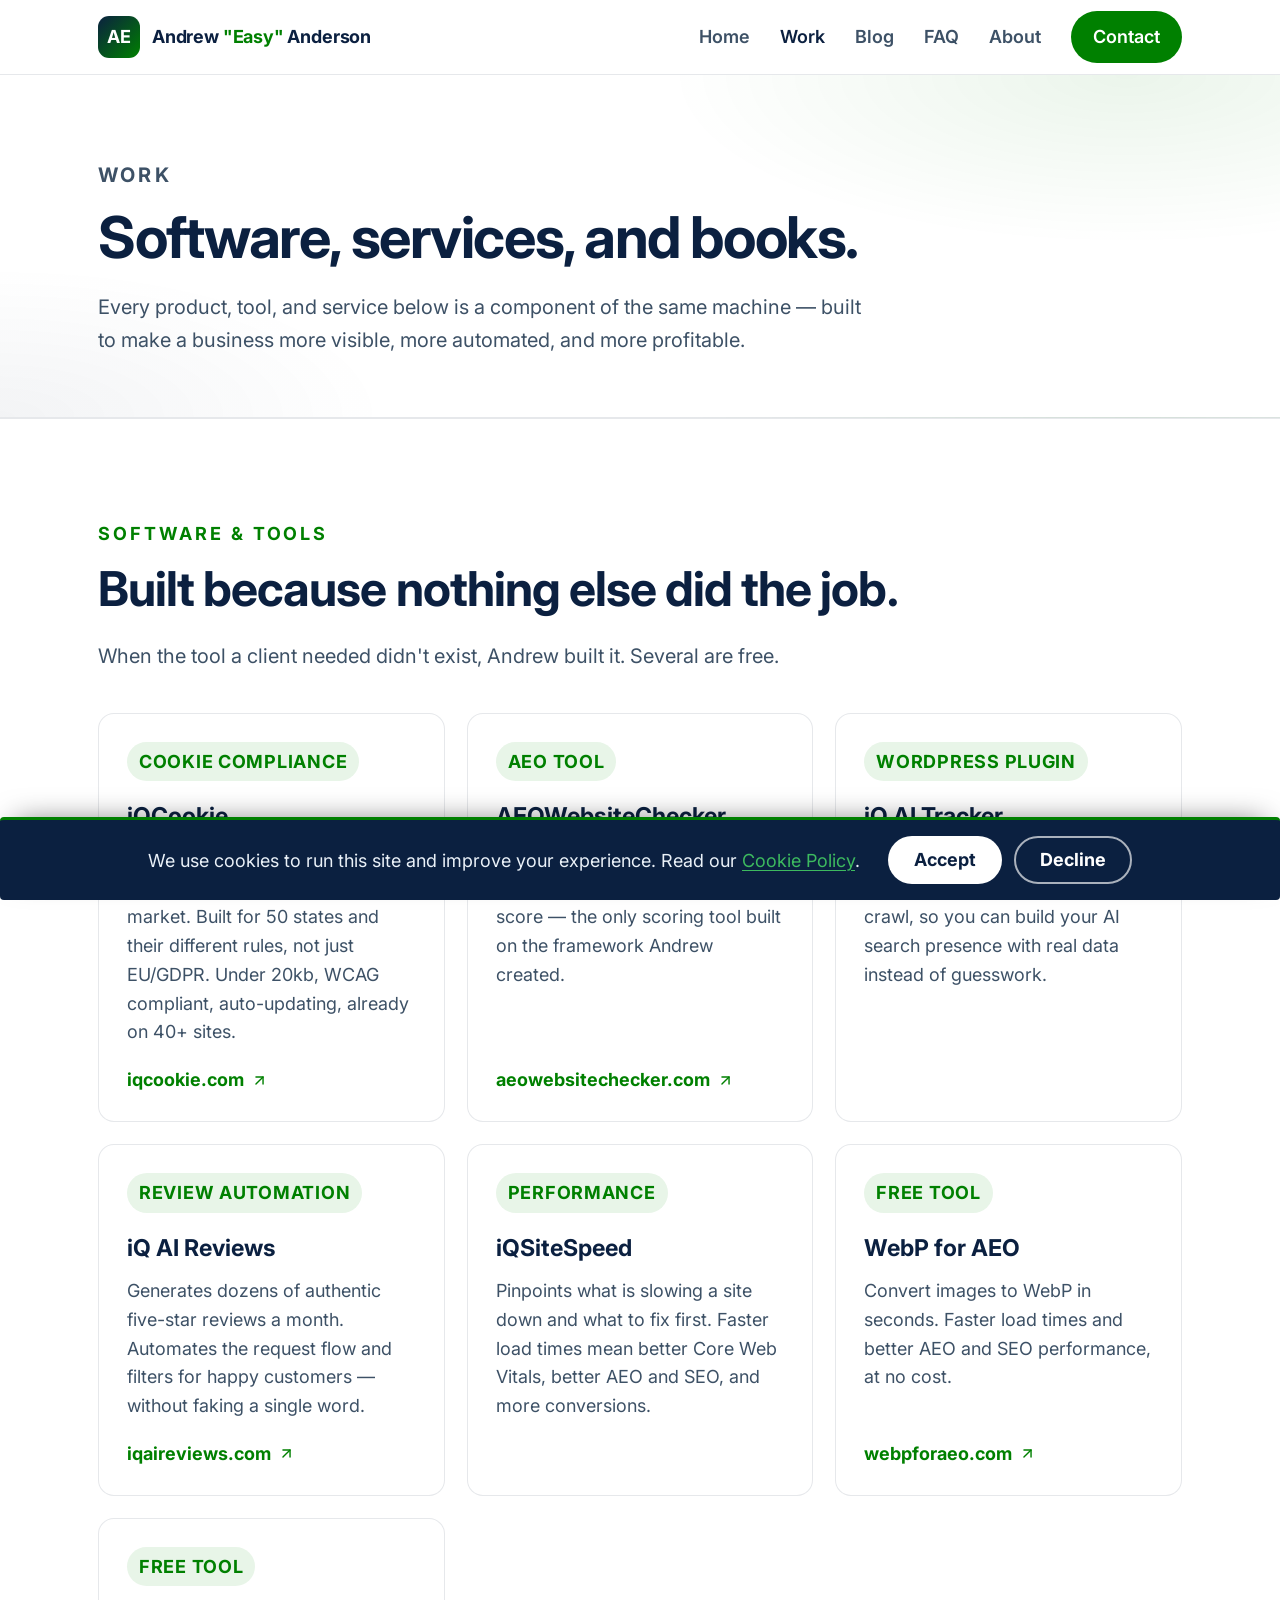
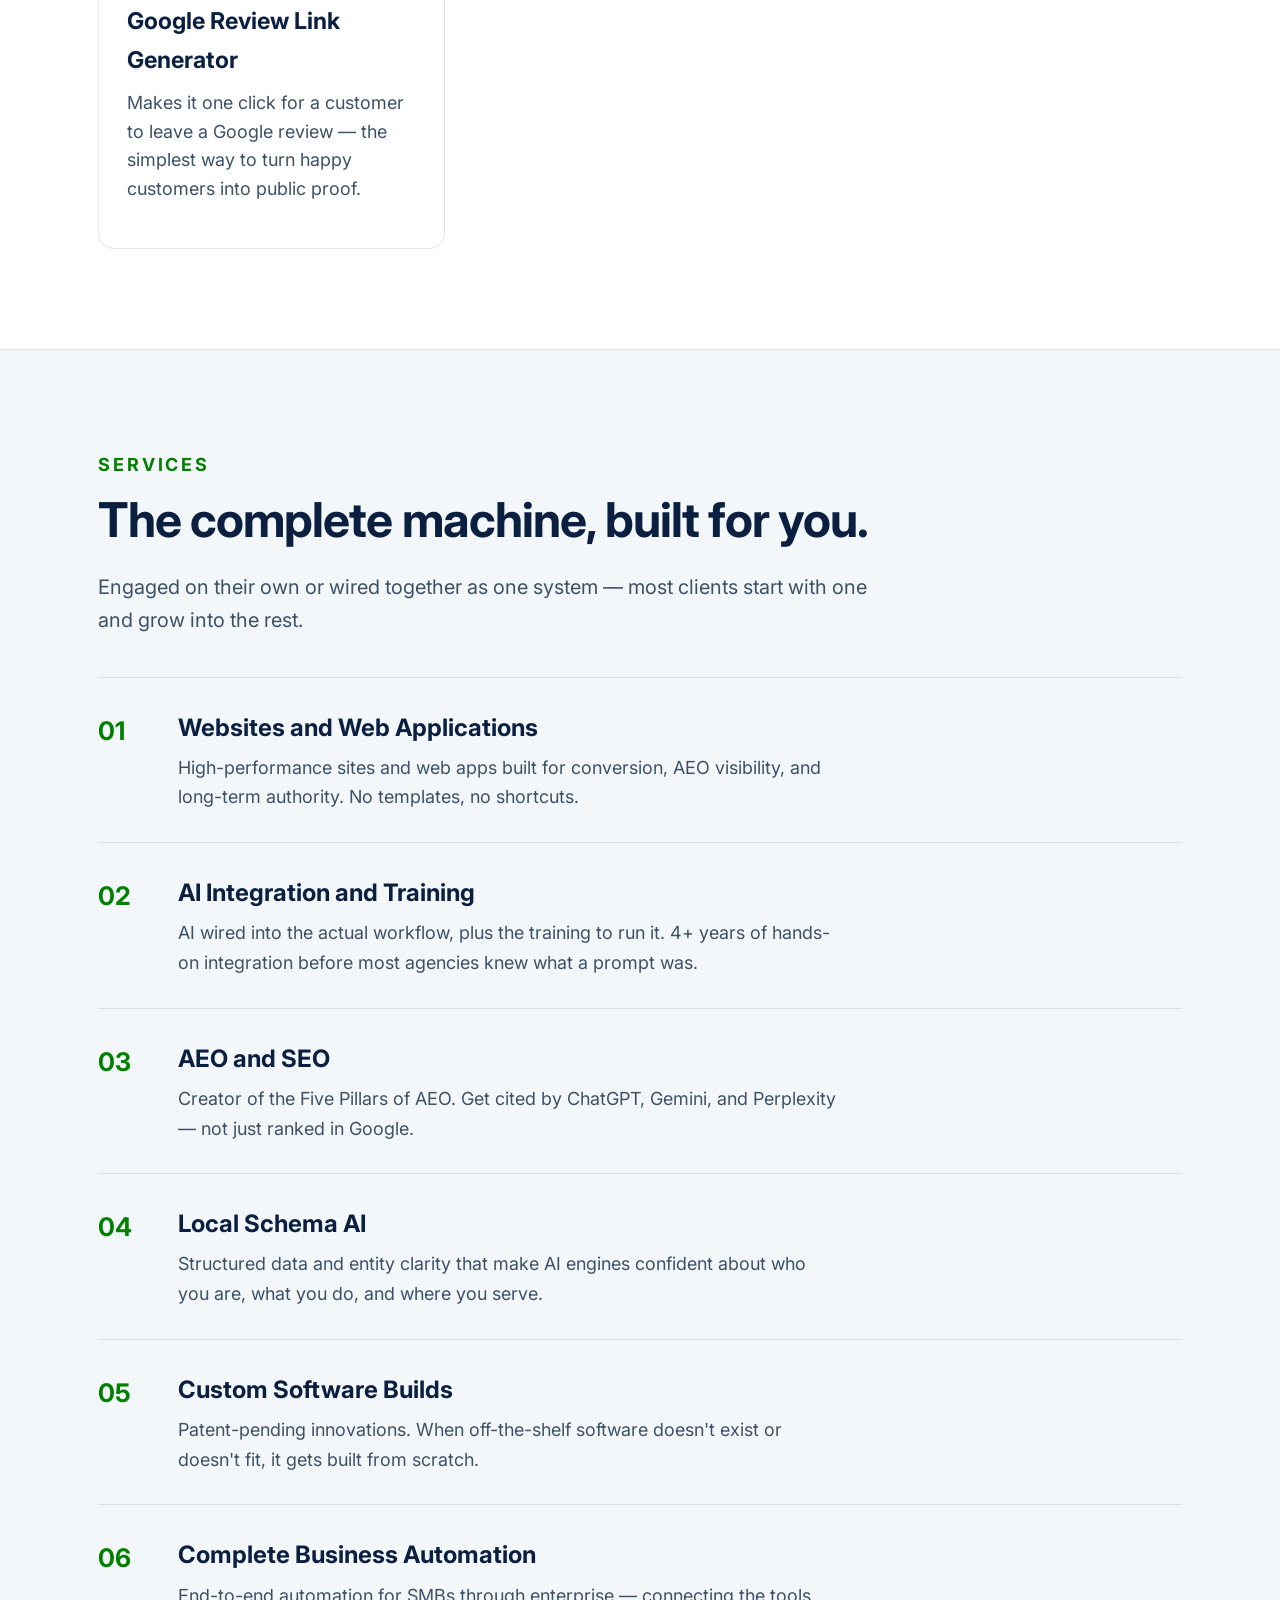
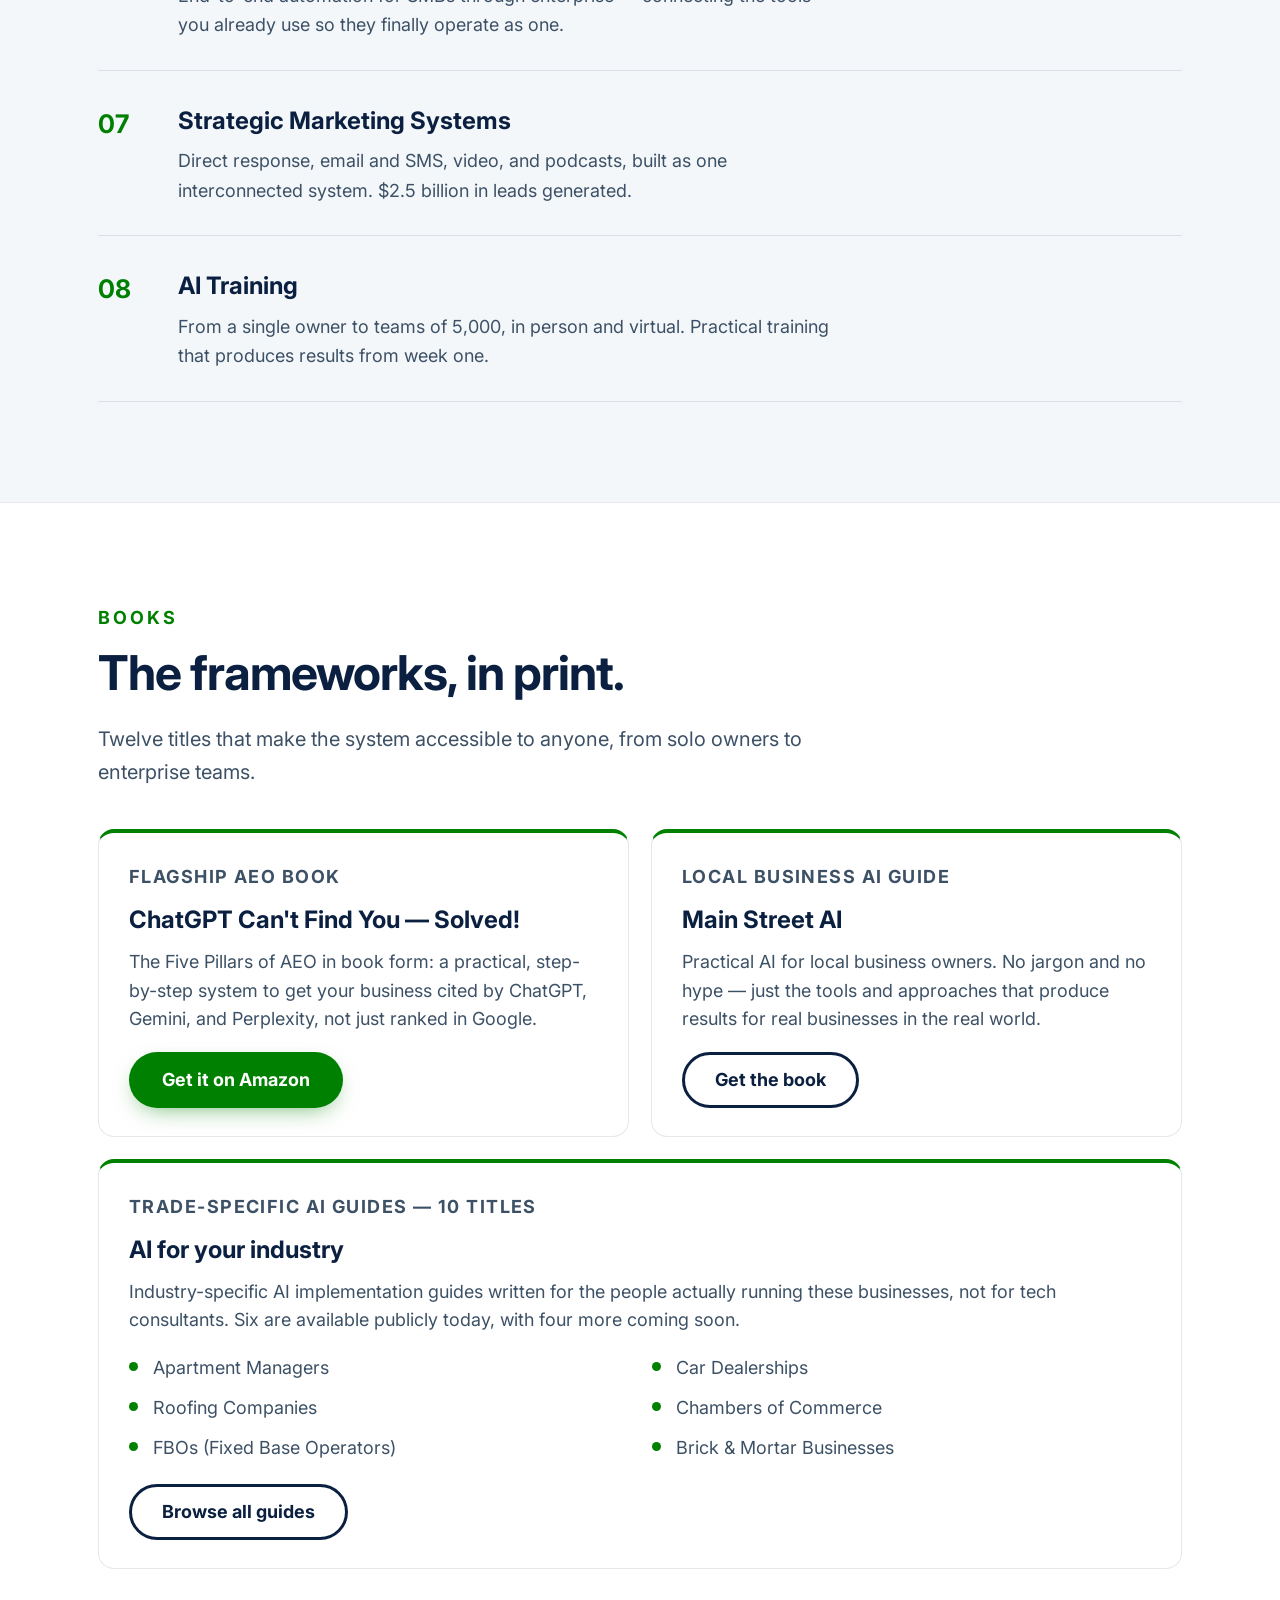
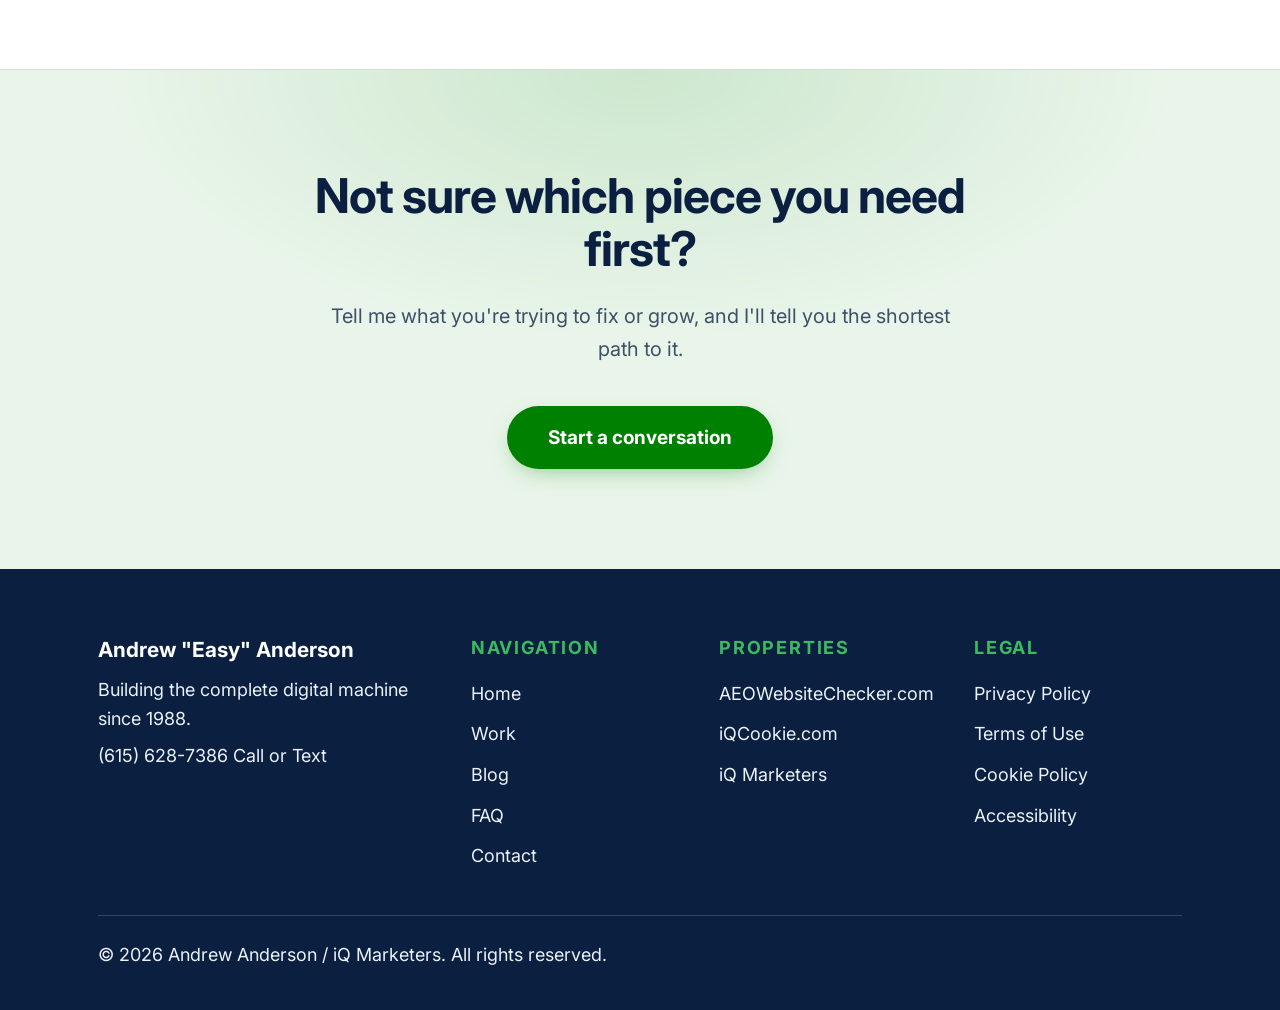
<file: work.html>
<!DOCTYPE html>
<html lang="en">
<head>
  <meta charset="UTF-8" />
  <meta name="viewport" content="width=device-width, initial-scale=1.0" />

  <title>Work — Software, Tools, Services &amp; Books | Andrew "Easy" Anderson</title>
  <meta name="description" content="The complete portfolio: software and tools (iQCookie, AEOWebsiteChecker, iQ AI Tracker and more), services from websites to full business automation, and books including &quot;ChatGPT Can't Find You.&quot;" />
  <link rel="canonical" href="https://andreweasyanderson.com/work.html" />

  <meta property="og:type" content="website" />
  <meta property="og:url" content="https://andreweasyanderson.com/work.html" />
  <meta property="og:title" content="Work — Software, Tools, Services &amp; Books" />
  <meta property="og:description" content="Software, tools, services, and books from Andrew &quot;Easy&quot; Anderson — built to work together as one complete digital machine." />
  <meta property="og:image" content="https://andreweasyanderson.com/assets/images/andrew-easy-anderson-aeo-pioneer.png" />
  <meta property="og:image:alt" content="Andrew &quot;Easy&quot; Anderson" />

  <meta name="twitter:card" content="summary_large_image" />
  <meta name="twitter:title" content="Work — Software, Tools, Services &amp; Books" />
  <meta name="twitter:description" content="Software, tools, services, and books from Andrew &quot;Easy&quot; Anderson — built to work together as one complete digital machine." />
  <meta name="twitter:image" content="https://andreweasyanderson.com/assets/images/andrew-easy-anderson-aeo-pioneer.png" />

  <link rel="preconnect" href="https://fonts.googleapis.com" />
  <link rel="preconnect" href="https://fonts.gstatic.com" crossorigin />
  <link rel="preload" as="style" href="https://fonts.googleapis.com/css2?family=Inter:wght@400;500;600;700;800&display=swap" onload="this.onload=null;this.rel='stylesheet'" />
  <noscript><link rel="stylesheet" href="https://fonts.googleapis.com/css2?family=Inter:wght@400;500;600;700;800&display=swap" /></noscript>
  <link rel="stylesheet" href="assets/css/style.css" />

  <script type="application/ld+json">
  {
    "@context": "https://schema.org",
    "@type": "CollectionPage",
    "name": "Work — Software, Tools, Services and Books",
    "url": "https://andreweasyanderson.com/work.html",
    "about": "Software, tools, services, and books by Andrew \"Easy\" Anderson and iQ Marketers.",
    "mainEntity": {
      "@type": "ItemList",
      "itemListElement": [
        { "@type": "ListItem", "position": 1, "name": "iQCookie", "url": "https://iqcookie.com/" },
        { "@type": "ListItem", "position": 2, "name": "AEOWebsiteChecker", "url": "https://aeowebsitechecker.com/" },
        { "@type": "ListItem", "position": 3, "name": "iQ AI Tracker" },
        { "@type": "ListItem", "position": 4, "name": "iQ AI Reviews", "url": "https://iqaireviews.com/" },
        { "@type": "ListItem", "position": 5, "name": "iQSiteSpeed" },
        { "@type": "ListItem", "position": 6, "name": "WebP for AEO", "url": "https://webpforaeo.com/" },
        { "@type": "ListItem", "position": 7, "name": "Google Review Link Generator" }
      ]
    }
  }
  </script>
</head>

<body>
  <a class="skip-link" href="#main">Skip to content</a>

  <header class="site-header">
    <div class="container header-inner">
      <a class="brand" href="index.html">
        <span class="brand-mark" aria-hidden="true">AE</span>
        <span class="brand-name">Andrew <span class="nickname">"Easy"</span> Anderson</span>
      </a>
      <nav class="site-nav" aria-label="Primary">
        <a href="index.html">Home</a>
        <a href="work.html" aria-current="page">Work</a>
        <a href="blog/index.html">Blog</a>
        <a href="faq.html">FAQ</a>
        <a href="author/andrew-easy-anderson.html">About</a>
        <a class="nav-cta" href="https://calendly.com/iqmarketers-c4xd/30min" target="_blank" rel="noopener noreferrer">Contact</a>
      </nav>
    </div>
  </header>

  <main id="main">

    <section class="page-hero">
      <div class="container">
        <p class="eyebrow">Work</p>
        <h1>Software, services, and books.</h1>
        <p>Every product, tool, and service below is a component of the same machine — built to make a business more visible, more automated, and more profitable.</p>
      </div>
    </section>

    <!-- ============ SOFTWARE & TOOLS ============ -->
    <section class="section">
      <div class="container">
        <p class="section-eyebrow">Software &amp; Tools</p>
        <h2 class="section-title">Built because nothing else did the job.</h2>
        <p class="section-lede">When the tool a client needed didn't exist, Andrew built it. Several are free.</p>

        <div class="product-grid">
          <article class="product-card">
            <span class="product-tag">Cookie compliance</span>
            <h3>iQCookie</h3>
            <p>The only US-focused cookie compliance platform on the market. Built for 50 states and their different rules, not just EU/GDPR. Under 20kb, WCAG compliant, auto-updating, already on 40+ sites.</p>
            <a class="product-link" href="https://iqcookie.com/">iqcookie.com
              <svg viewBox="0 0 24 24" fill="none" stroke="currentColor" stroke-width="2" stroke-linecap="round" stroke-linejoin="round" aria-hidden="true"><line x1="7" y1="17" x2="17" y2="7" /><polyline points="7 7 17 7 17 17" /></svg>
            </a>
          </article>

          <article class="product-card">
            <span class="product-tag">AEO tool</span>
            <h3>AEOWebsiteChecker</h3>
            <p>Free AEO scoring tool. Enter any URL and get an instant Five Pillars score — the only scoring tool built on the framework Andrew created.</p>
            <a class="product-link" href="https://aeowebsitechecker.com/">aeowebsitechecker.com
              <svg viewBox="0 0 24 24" fill="none" stroke="currentColor" stroke-width="2" stroke-linecap="round" stroke-linejoin="round" aria-hidden="true"><line x1="7" y1="17" x2="17" y2="7" /><polyline points="7 7 17 7 17 17" /></svg>
            </a>
          </article>

          <article class="product-card">
            <span class="product-tag">WordPress plugin</span>
            <h3>iQ AI Tracker</h3>
            <p>Shows exactly which AI bots visit your site and which pages they crawl, so you can build your AI search presence with real data instead of guesswork.</p>
          </article>

          <article class="product-card">
            <span class="product-tag">Review automation</span>
            <h3>iQ AI Reviews</h3>
            <p>Generates dozens of authentic five-star reviews a month. Automates the request flow and filters for happy customers — without faking a single word.</p>
            <a class="product-link" href="https://iqaireviews.com/">iqaireviews.com
              <svg viewBox="0 0 24 24" fill="none" stroke="currentColor" stroke-width="2" stroke-linecap="round" stroke-linejoin="round" aria-hidden="true"><line x1="7" y1="17" x2="17" y2="7" /><polyline points="7 7 17 7 17 17" /></svg>
            </a>
          </article>

          <article class="product-card">
            <span class="product-tag">Performance</span>
            <h3>iQSiteSpeed</h3>
            <p>Pinpoints what is slowing a site down and what to fix first. Faster load times mean better Core Web Vitals, better AEO and SEO, and more conversions.</p>
          </article>

          <article class="product-card">
            <span class="product-tag">Free tool</span>
            <h3>WebP for AEO</h3>
            <p>Convert images to WebP in seconds. Faster load times and better AEO and SEO performance, at no cost.</p>
            <a class="product-link" href="https://webpforaeo.com/">webpforaeo.com
              <svg viewBox="0 0 24 24" fill="none" stroke="currentColor" stroke-width="2" stroke-linecap="round" stroke-linejoin="round" aria-hidden="true"><line x1="7" y1="17" x2="17" y2="7" /><polyline points="7 7 17 7 17 17" /></svg>
            </a>
          </article>

          <article class="product-card">
            <span class="product-tag">Free tool</span>
            <h3>Google Review Link Generator</h3>
            <p>Makes it one click for a customer to leave a Google review — the simplest way to turn happy customers into public proof.</p>
          </article>
        </div>
      </div>
    </section>

    <!-- ============ SERVICES ============ -->
    <section class="section section-alt">
      <div class="container">
        <p class="section-eyebrow">Services</p>
        <h2 class="section-title">The complete machine, built for you.</h2>
        <p class="section-lede">Engaged on their own or wired together as one system — most clients start with one and grow into the rest.</p>

        <div class="services">
          <div class="service">
            <span class="service-num" aria-hidden="true">01</span>
            <div>
              <h3>Websites and Web Applications</h3>
              <p>High-performance sites and web apps built for conversion, AEO visibility, and long-term authority. No templates, no shortcuts.</p>
            </div>
          </div>
          <div class="service">
            <span class="service-num" aria-hidden="true">02</span>
            <div>
              <h3>AI Integration and Training</h3>
              <p>AI wired into the actual workflow, plus the training to run it. 4+ years of hands-on integration before most agencies knew what a prompt was.</p>
            </div>
          </div>
          <div class="service">
            <span class="service-num" aria-hidden="true">03</span>
            <div>
              <h3>AEO and SEO</h3>
              <p>Creator of the Five Pillars of AEO. Get cited by ChatGPT, Gemini, and Perplexity — not just ranked in Google.</p>
            </div>
          </div>
          <div class="service">
            <span class="service-num" aria-hidden="true">04</span>
            <div>
              <h3>Local Schema AI</h3>
              <p>Structured data and entity clarity that make AI engines confident about who you are, what you do, and where you serve.</p>
            </div>
          </div>
          <div class="service">
            <span class="service-num" aria-hidden="true">05</span>
            <div>
              <h3>Custom Software Builds</h3>
              <p>Patent-pending innovations. When off-the-shelf software doesn't exist or doesn't fit, it gets built from scratch.</p>
            </div>
          </div>
          <div class="service">
            <span class="service-num" aria-hidden="true">06</span>
            <div>
              <h3>Complete Business Automation</h3>
              <p>End-to-end automation for SMBs through enterprise — connecting the tools you already use so they finally operate as one.</p>
            </div>
          </div>
          <div class="service">
            <span class="service-num" aria-hidden="true">07</span>
            <div>
              <h3>Strategic Marketing Systems</h3>
              <p>Direct response, email and SMS, video, and podcasts, built as one interconnected system. $2.5 billion in leads generated.</p>
            </div>
          </div>
          <div class="service">
            <span class="service-num" aria-hidden="true">08</span>
            <div>
              <h3>AI Training</h3>
              <p>From a single owner to teams of 5,000, in person and virtual. Practical training that produces results from week one.</p>
            </div>
          </div>
        </div>
      </div>
    </section>

    <!-- ============ BOOKS ============ -->
    <section class="section">
      <div class="container">
        <p class="section-eyebrow">Books</p>
        <h2 class="section-title">The frameworks, in print.</h2>
        <p class="section-lede">Twelve titles that make the system accessible to anyone, from solo owners to enterprise teams.</p>

        <div class="book-grid">
          <article class="book-card">
            <p class="book-eyebrow">Flagship AEO book</p>
            <h3>ChatGPT Can't Find You — Solved!</h3>
            <p>The Five Pillars of AEO in book form: a practical, step-by-step system to get your business cited by ChatGPT, Gemini, and Perplexity, not just ranked in Google.</p>
            <a class="btn btn-primary" href="https://amzn.to/4clqJRG">Get it on Amazon</a>
          </article>

          <article class="book-card">
            <p class="book-eyebrow">Local business AI guide</p>
            <h3>Main Street AI</h3>
            <p>Practical AI for local business owners. No jargon and no hype — just the tools and approaches that produce results for real businesses in the real world.</p>
            <a class="btn btn-ghost" href="https://iqmarketers.com/sales/iq-main-street-ai/">Get the book</a>
          </article>

          <article class="book-card book-card--wide">
            <p class="book-eyebrow">Trade-specific AI guides — 10 titles</p>
            <h3>AI for your industry</h3>
            <p>Industry-specific AI implementation guides written for the people actually running these businesses, not for tech consultants. Six are available publicly today, with four more coming soon.</p>
            <ul class="guide-list">
              <li>Apartment Managers</li>
              <li>Car Dealerships</li>
              <li>Roofing Companies</li>
              <li>Chambers of Commerce</li>
              <li>FBOs (Fixed Base Operators)</li>
              <li>Brick &amp; Mortar Businesses</li>
            </ul>
            <a class="btn btn-ghost" href="https://iqmarketers.com/ai-training-for-business/">Browse all guides</a>
          </article>
        </div>
      </div>
    </section>

    <!-- ============ CTA ============ -->
    <section class="section section-cta">
      <div class="container cta-inner">
        <h2 class="section-title">Not sure which piece you need first?</h2>
        <p class="section-lede">Tell me what you're trying to fix or grow, and I'll tell you the shortest path to it.</p>
        <a class="btn btn-primary btn-lg" href="https://calendly.com/iqmarketers-c4xd/30min" target="_blank" rel="noopener noreferrer">Start a conversation</a>
      </div>
    </section>

  </main>

  <footer class="site-footer footer-rich">
    <div class="container">
      <div class="footer-cols">
        <div class="footer-brand">
          <p class="footer-logo">Andrew "Easy" Anderson</p>
          <p>Building the complete digital machine since 1988.</p>
          <p><a href="tel:+16156287386">(615) 628-7386</a> Call or Text</p>
        </div>
        <nav class="footer-col" aria-label="Site">
          <h2>Navigation</h2>
          <ul>
            <li><a href="index.html">Home</a></li>
            <li><a href="work.html">Work</a></li>
            <li><a href="blog/index.html">Blog</a></li>
            <li><a href="faq.html">FAQ</a></li>
            <li><a href="contact.html">Contact</a></li>
          </ul>
        </nav>
        <nav class="footer-col" aria-label="Properties">
          <h2>Properties</h2>
          <ul>
            <li><a href="https://aeowebsitechecker.com/">AEOWebsiteChecker.com</a></li>
            <li><a href="https://iqcookie.com/">iQCookie.com</a></li>
            <li><a href="https://iqmarketers.com/">iQ Marketers</a></li>
          </ul>
        </nav>
        <nav class="footer-col" aria-label="Legal">
          <h2>Legal</h2>
          <ul>
            <li><a href="privacy-policy.html">Privacy Policy</a></li>
            <li><a href="terms.html">Terms of Use</a></li>
            <li><a href="cookie-policy.html">Cookie Policy</a></li>
            <li><a href="accessibility.html">Accessibility</a></li>
          </ul>
        </nav>
      </div>
      <div class="footer-bottom">
        <p>&copy; <span id="year">2026</span> Andrew Anderson / iQ Marketers. All rights reserved.</p>
      </div>
    </div>
  </footer>

  <script src="assets/js/main.js" defer></script>
</body>
</html>
</file>
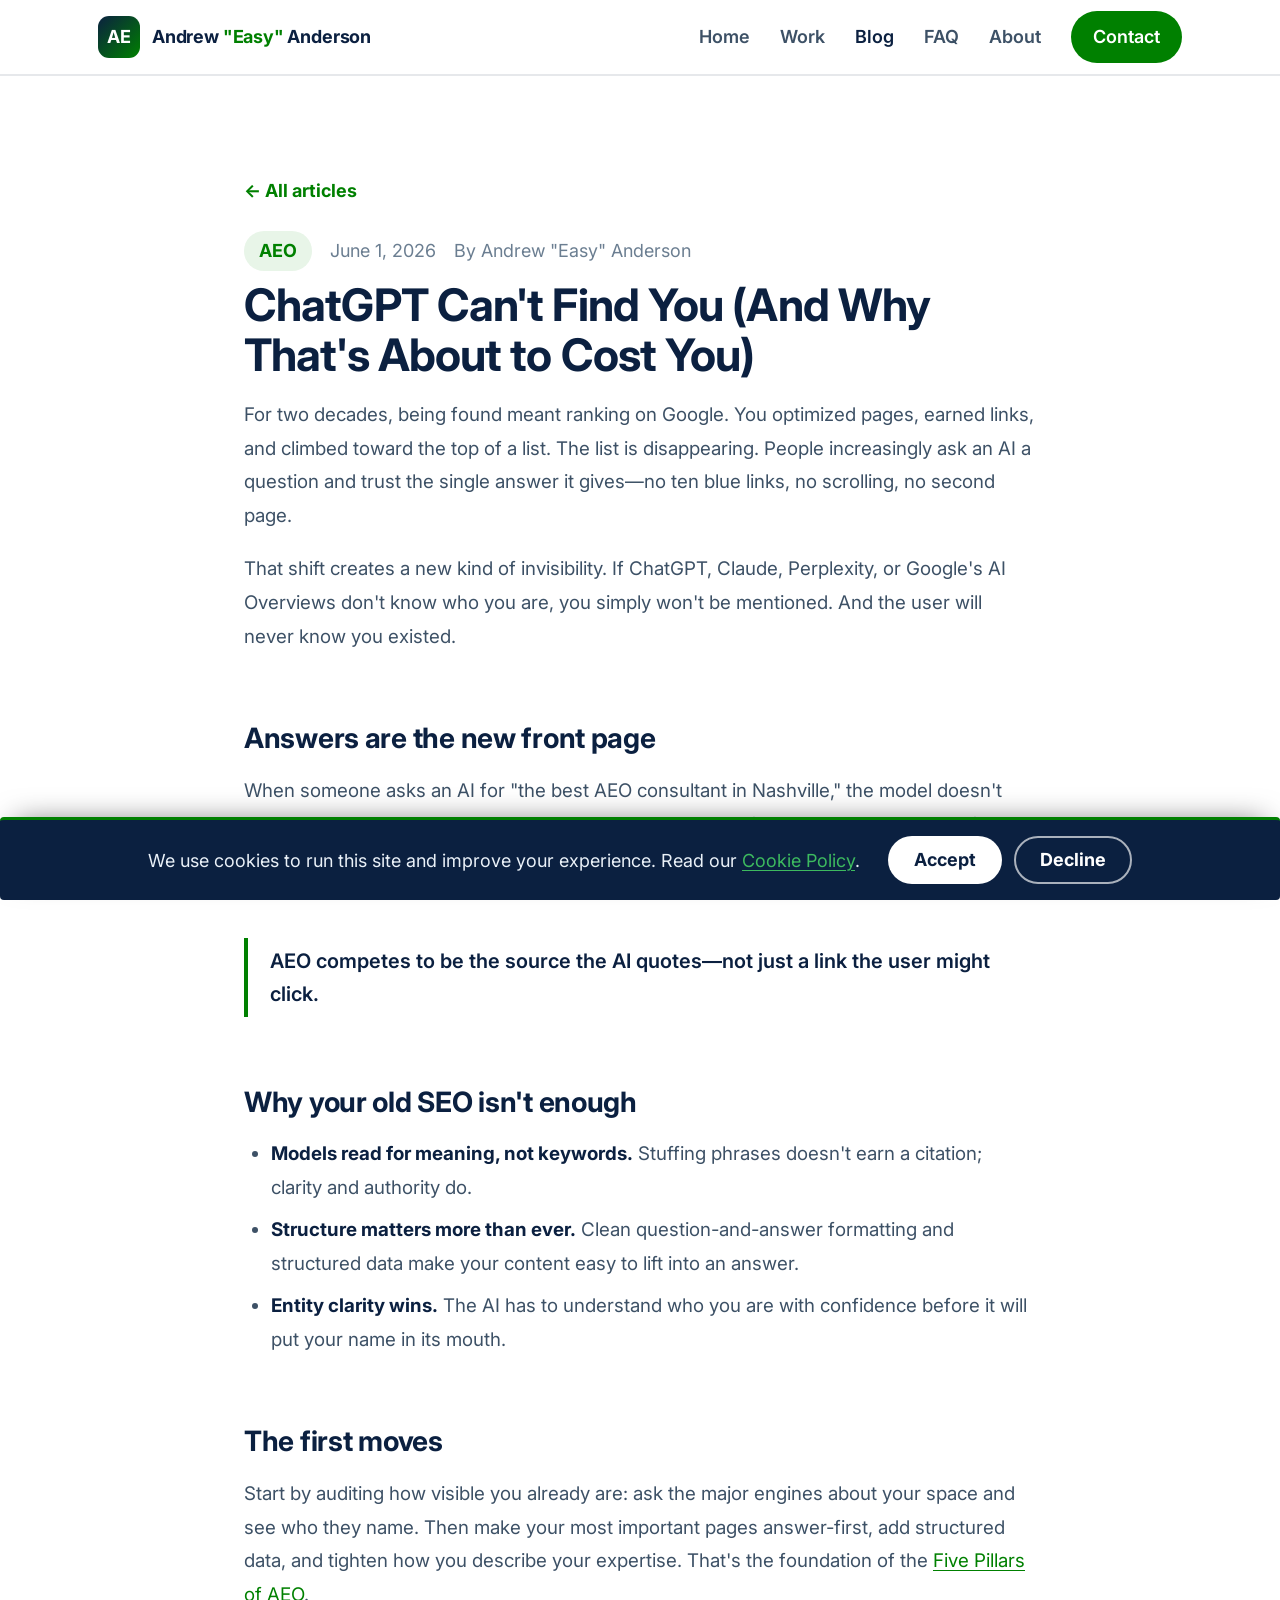
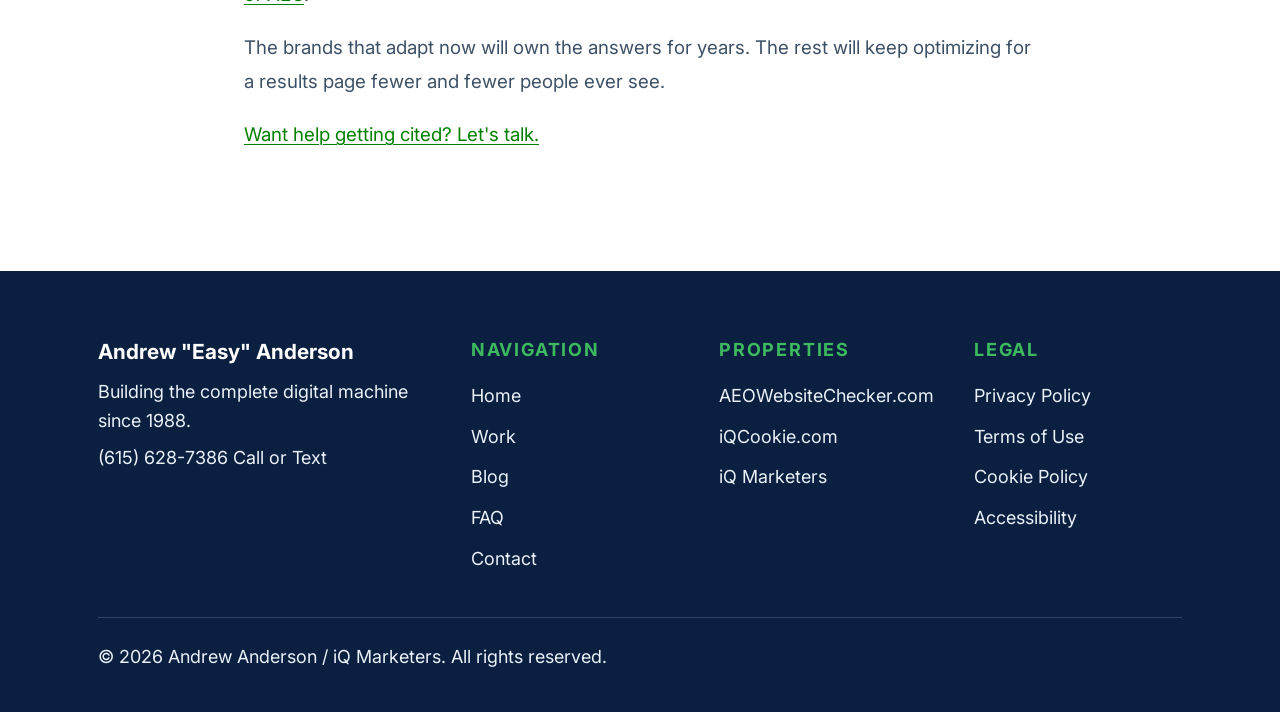
<file: blog/chatgpt-cant-find-you.html>
<!DOCTYPE html>
<html lang="en">
<head>
  <meta charset="UTF-8" />
  <meta name="viewport" content="width=device-width, initial-scale=1.0" />

  <title>ChatGPT Can't Find You (And Why That's About to Cost You) — Andrew "Easy" Anderson</title>
  <meta name="description" content="Search is being replaced by answers. Why being unfindable to AI is the new invisibility&mdash;and the first moves to fix it, from AEO pioneer Andrew &quot;Easy&quot; Anderson." />
  <link rel="canonical" href="https://andreweasyanderson.com/blog/chatgpt-cant-find-you.html" />

  <meta property="og:type" content="article" />
  <meta property="og:url" content="https://andreweasyanderson.com/blog/chatgpt-cant-find-you.html" />
  <meta property="og:title" content="ChatGPT Can't Find You (And Why That's About to Cost You)" />
  <meta property="og:description" content="Why being unfindable to AI is the new invisibility — and the first moves to fix it, from AEO pioneer Andrew &quot;Easy&quot; Anderson." />
  <meta property="og:image" content="https://andreweasyanderson.com/assets/images/andrew-easy-anderson-aeo-pioneer.png" />
  <meta property="og:image:alt" content="Andrew &quot;Easy&quot; Anderson" />

  <meta name="twitter:card" content="summary_large_image" />
  <meta name="twitter:title" content="ChatGPT Can't Find You (And Why That's About to Cost You)" />
  <meta name="twitter:description" content="Why being unfindable to AI is the new invisibility — and the first moves to fix it, from AEO pioneer Andrew &quot;Easy&quot; Anderson." />
  <meta name="twitter:image" content="https://andreweasyanderson.com/assets/images/andrew-easy-anderson-aeo-pioneer.png" />

  <link rel="preconnect" href="https://fonts.googleapis.com" />
  <link rel="preconnect" href="https://fonts.gstatic.com" crossorigin />
  <link rel="preload" as="style" href="https://fonts.googleapis.com/css2?family=Inter:wght@400;500;600;700;800&display=swap" onload="this.onload=null;this.rel='stylesheet'" />
  <noscript><link rel="stylesheet" href="https://fonts.googleapis.com/css2?family=Inter:wght@400;500;600;700;800&display=swap" /></noscript>
  <link rel="stylesheet" href="../assets/css/style.css" />

  <script type="application/ld+json">
  {
    "@context": "https://schema.org",
    "@graph": [
      {
        "@type": "BlogPosting",
        "headline": "ChatGPT Can't Find You (And Why That's About to Cost You)",
        "description": "Why being unfindable to AI is the new invisibility, and the first moves to fix it.",
        "image": "https://andreweasyanderson.com/assets/images/andrew-easy-anderson-aeo-pioneer.png",
        "datePublished": "2026-06-01",
        "dateModified": "2026-06-01",
        "author": {
          "@type": "Person",
          "name": "Andrew \"Easy\" Anderson",
          "url": "https://andreweasyanderson.com/author/andrew-easy-anderson.html"
        },
        "publisher": {
          "@type": "Organization",
          "name": "iQ Marketers",
          "url": "https://iqmarketers.com/"
        },
        "mainEntityOfPage": {
          "@type": "WebPage",
          "@id": "https://andreweasyanderson.com/blog/chatgpt-cant-find-you.html"
        },
        "about": "Answer Engine Optimization"
      },
      {
        "@type": "BreadcrumbList",
        "itemListElement": [
          { "@type": "ListItem", "position": 1, "name": "Home", "item": "https://andreweasyanderson.com/" },
          { "@type": "ListItem", "position": 2, "name": "Blog", "item": "https://andreweasyanderson.com/blog/" },
          { "@type": "ListItem", "position": 3, "name": "ChatGPT Can't Find You", "item": "https://andreweasyanderson.com/blog/chatgpt-cant-find-you.html" }
        ]
      }
    ]
  }
  </script>
</head>

<body>
  <a class="skip-link" href="#main">Skip to content</a>

  <header class="site-header">
    <div class="container header-inner">
      <a class="brand" href="../index.html">
        <span class="brand-mark" aria-hidden="true">AE</span>
        <span class="brand-name">Andrew <span class="nickname">"Easy"</span> Anderson</span>
      </a>
      <nav class="site-nav" aria-label="Primary">
        <a href="../index.html">Home</a>
        <a href="../work.html">Work</a>
        <a href="index.html" aria-current="page">Blog</a>
        <a href="../faq.html">FAQ</a>
        <a href="../author/andrew-easy-anderson.html">About</a>
        <a class="nav-cta" href="https://calendly.com/iqmarketers-c4xd/30min" target="_blank" rel="noopener noreferrer">Contact</a>
      </nav>
    </div>
  </header>

  <main id="main">

    <article class="section">
      <div class="container">
        <div class="article">
          <a class="back-link" href="index.html">&larr; All articles</a>

          <div class="post-meta">
            <span class="pill">AEO</span>
            <time datetime="2026-06-01">June 1, 2026</time>
            <span>By Andrew "Easy" Anderson</span>
          </div>

          <h1>ChatGPT Can't Find You (And Why That's About to Cost You)</h1>

          <p>For two decades, being found meant ranking on Google. You optimized pages, earned links, and climbed toward the top of a list. The list is disappearing. People increasingly ask an AI a question and trust the single answer it gives&mdash;no ten blue links, no scrolling, no second page.</p>

          <p>That shift creates a new kind of invisibility. If ChatGPT, Claude, Perplexity, or Google's AI Overviews don't know who you are, you simply won't be mentioned. And the user will never know you existed.</p>

          <h2>Answers are the new front page</h2>
          <p>When someone asks an AI for "the best AEO consultant in Nashville," the model doesn't show a results page. It composes an answer and names a few sources. Being one of those named sources is the entire game now&mdash;and it is won or lost on how your content is written and structured.</p>

          <blockquote>AEO competes to be the source the AI quotes&mdash;not just a link the user might click.</blockquote>

          <h2>Why your old SEO isn't enough</h2>
          <ul>
            <li><strong>Models read for meaning, not keywords.</strong> Stuffing phrases doesn't earn a citation; clarity and authority do.</li>
            <li><strong>Structure matters more than ever.</strong> Clean question-and-answer formatting and structured data make your content easy to lift into an answer.</li>
            <li><strong>Entity clarity wins.</strong> The AI has to understand who you are with confidence before it will put your name in its mouth.</li>
          </ul>

          <h2>The first moves</h2>
          <p>Start by auditing how visible you already are: ask the major engines about your space and see who they name. Then make your most important pages answer-first, add structured data, and tighten how you describe your expertise. That's the foundation of the <a href="five-pillars-of-aeo.html">Five Pillars of AEO</a>.</p>

          <p>The brands that adapt now will own the answers for years. The rest will keep optimizing for a results page fewer and fewer people ever see.</p>

          <p><a href="https://calendly.com/iqmarketers-c4xd/30min" target="_blank" rel="noopener noreferrer">Want help getting cited? Let's talk.</a></p>
        </div>
      </div>
    </article>

  </main>

  <footer class="site-footer footer-rich">
    <div class="container">
      <div class="footer-cols">
        <div class="footer-brand">
          <p class="footer-logo">Andrew "Easy" Anderson</p>
          <p>Building the complete digital machine since 1988.</p>
          <p><a href="tel:+16156287386">(615) 628-7386</a> Call or Text</p>
        </div>
        <nav class="footer-col" aria-label="Site">
          <h2>Navigation</h2>
          <ul>
            <li><a href="../index.html">Home</a></li>
            <li><a href="../work.html">Work</a></li>
            <li><a href="index.html">Blog</a></li>
            <li><a href="../faq.html">FAQ</a></li>
            <li><a href="../contact.html">Contact</a></li>
          </ul>
        </nav>
        <nav class="footer-col" aria-label="Properties">
          <h2>Properties</h2>
          <ul>
            <li><a href="https://aeowebsitechecker.com/">AEOWebsiteChecker.com</a></li>
            <li><a href="https://iqcookie.com/">iQCookie.com</a></li>
            <li><a href="https://iqmarketers.com/">iQ Marketers</a></li>
          </ul>
        </nav>
        <nav class="footer-col" aria-label="Legal">
          <h2>Legal</h2>
          <ul>
            <li><a href="../privacy-policy.html">Privacy Policy</a></li>
            <li><a href="../terms.html">Terms of Use</a></li>
            <li><a href="../cookie-policy.html">Cookie Policy</a></li>
            <li><a href="../accessibility.html">Accessibility</a></li>
          </ul>
        </nav>
      </div>
      <div class="footer-bottom">
        <p>&copy; <span id="year">2026</span> Andrew Anderson / iQ Marketers. All rights reserved.</p>
      </div>
    </div>
  </footer>

  <script src="../assets/js/main.js" defer></script>
</body>
</html>
</file>
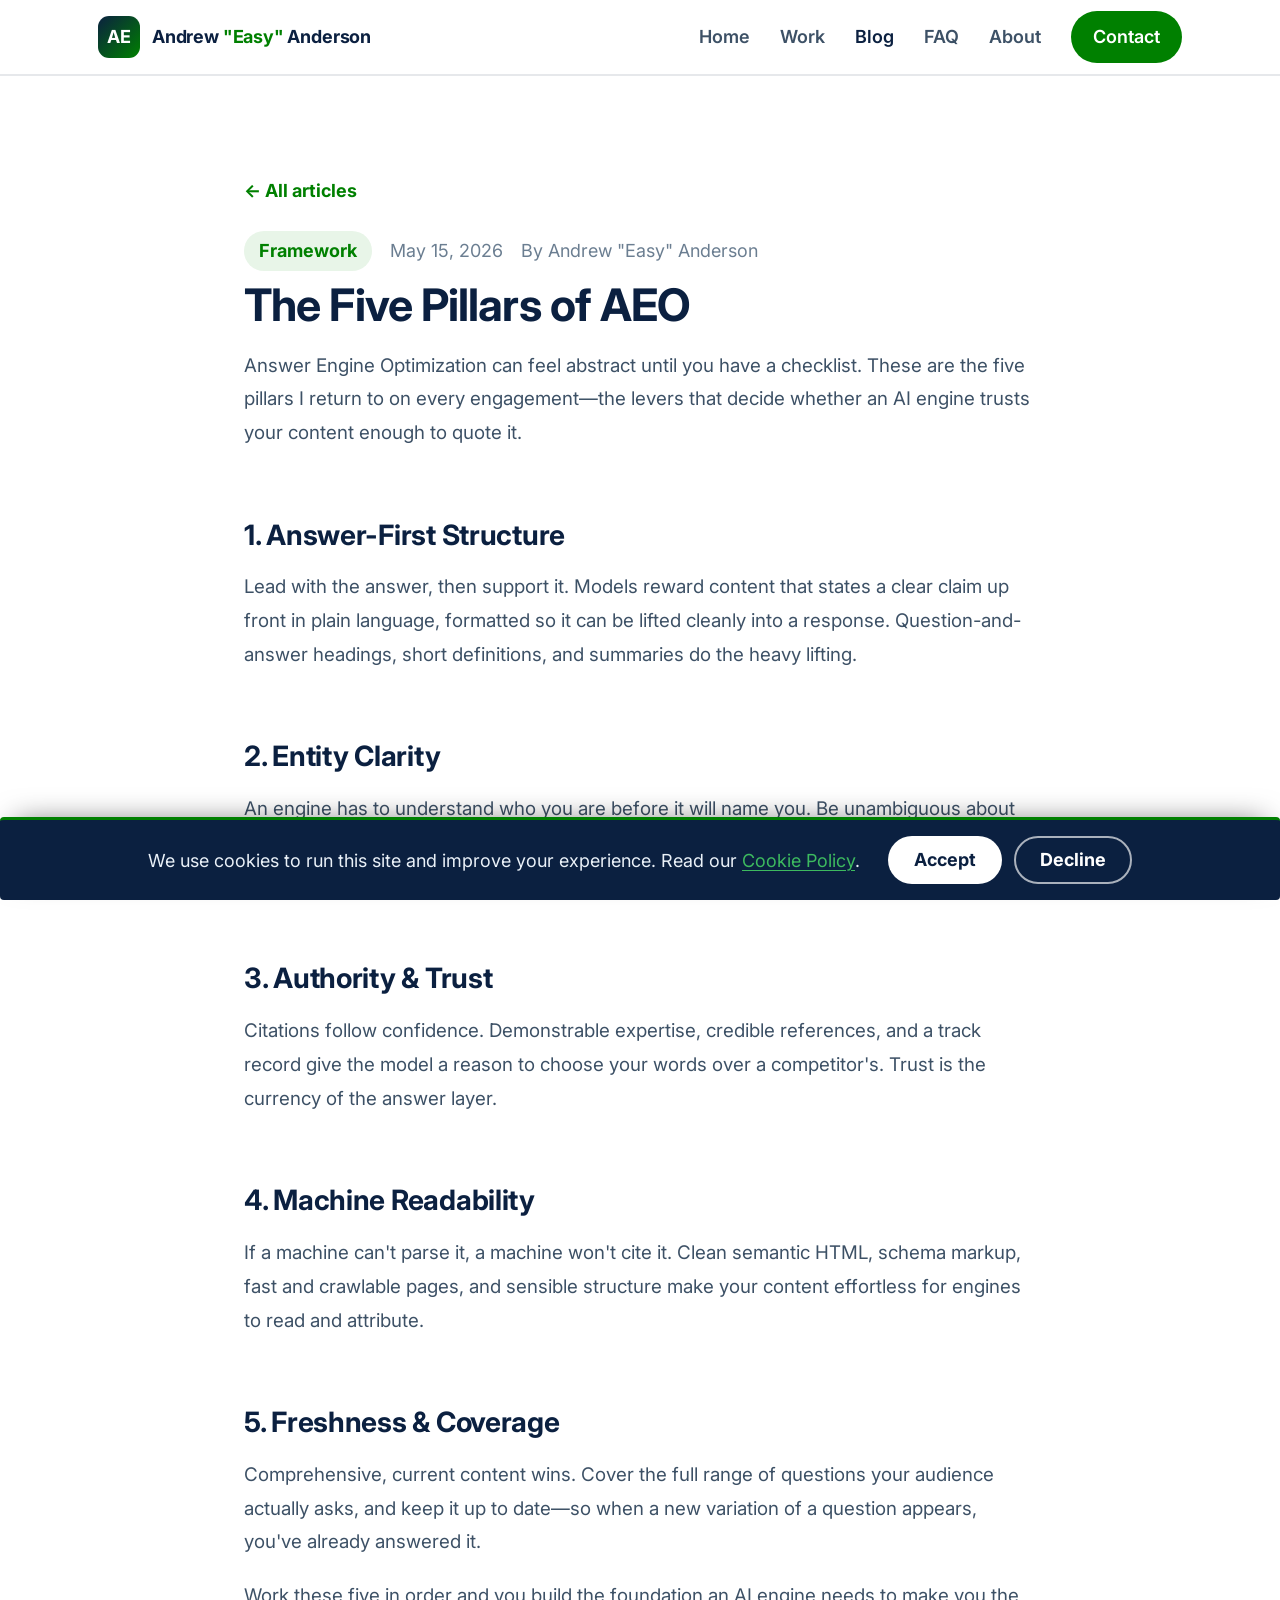
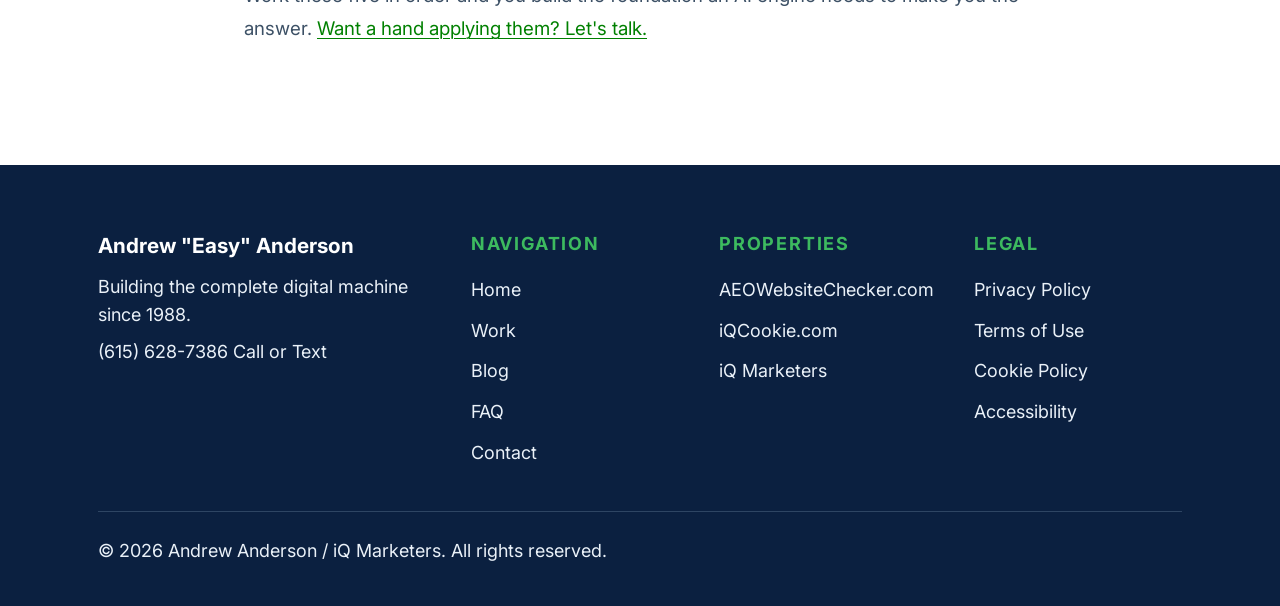
<file: blog/five-pillars-of-aeo.html>
<!DOCTYPE html>
<html lang="en">
<head>
  <meta charset="UTF-8" />
  <meta name="viewport" content="width=device-width, initial-scale=1.0" />

  <title>The Five Pillars of AEO — Andrew "Easy" Anderson</title>
  <meta name="description" content="A walkthrough of the Five Pillars of AEO&mdash;Andrew &quot;Easy&quot; Anderson's framework for making content the source AI answer engines trust and quote." />
  <link rel="canonical" href="https://andreweasyanderson.com/blog/five-pillars-of-aeo.html" />

  <meta property="og:type" content="article" />
  <meta property="og:url" content="https://andreweasyanderson.com/blog/five-pillars-of-aeo.html" />
  <meta property="og:title" content="The Five Pillars of AEO" />
  <meta property="og:description" content="Andrew &quot;Easy&quot; Anderson's framework for making content the source AI answer engines trust and quote." />
  <meta property="og:image" content="https://andreweasyanderson.com/assets/images/andrew-easy-anderson-aeo-pioneer.png" />
  <meta property="og:image:alt" content="Andrew &quot;Easy&quot; Anderson" />

  <meta name="twitter:card" content="summary_large_image" />
  <meta name="twitter:title" content="The Five Pillars of AEO" />
  <meta name="twitter:description" content="Andrew &quot;Easy&quot; Anderson's framework for making content the source AI answer engines trust and quote." />
  <meta name="twitter:image" content="https://andreweasyanderson.com/assets/images/andrew-easy-anderson-aeo-pioneer.png" />

  <link rel="preconnect" href="https://fonts.googleapis.com" />
  <link rel="preconnect" href="https://fonts.gstatic.com" crossorigin />
  <link rel="preload" as="style" href="https://fonts.googleapis.com/css2?family=Inter:wght@400;500;600;700;800&display=swap" onload="this.onload=null;this.rel='stylesheet'" />
  <noscript><link rel="stylesheet" href="https://fonts.googleapis.com/css2?family=Inter:wght@400;500;600;700;800&display=swap" /></noscript>
  <link rel="stylesheet" href="../assets/css/style.css" />

  <script type="application/ld+json">
  {
    "@context": "https://schema.org",
    "@graph": [
      {
        "@type": "BlogPosting",
        "headline": "The Five Pillars of AEO",
        "description": "The framework Andrew \"Easy\" Anderson uses to make content the source AI answer engines trust and quote.",
        "image": "https://andreweasyanderson.com/assets/images/andrew-easy-anderson-aeo-pioneer.png",
        "datePublished": "2026-05-15",
        "dateModified": "2026-05-15",
        "author": {
          "@type": "Person",
          "name": "Andrew \"Easy\" Anderson",
          "url": "https://andreweasyanderson.com/author/andrew-easy-anderson.html"
        },
        "publisher": {
          "@type": "Organization",
          "name": "iQ Marketers",
          "url": "https://iqmarketers.com/"
        },
        "mainEntityOfPage": {
          "@type": "WebPage",
          "@id": "https://andreweasyanderson.com/blog/five-pillars-of-aeo.html"
        },
        "about": "Answer Engine Optimization"
      },
      {
        "@type": "BreadcrumbList",
        "itemListElement": [
          { "@type": "ListItem", "position": 1, "name": "Home", "item": "https://andreweasyanderson.com/" },
          { "@type": "ListItem", "position": 2, "name": "Blog", "item": "https://andreweasyanderson.com/blog/" },
          { "@type": "ListItem", "position": 3, "name": "The Five Pillars of AEO", "item": "https://andreweasyanderson.com/blog/five-pillars-of-aeo.html" }
        ]
      }
    ]
  }
  </script>
</head>

<body>
  <a class="skip-link" href="#main">Skip to content</a>

  <header class="site-header">
    <div class="container header-inner">
      <a class="brand" href="../index.html">
        <span class="brand-mark" aria-hidden="true">AE</span>
        <span class="brand-name">Andrew <span class="nickname">"Easy"</span> Anderson</span>
      </a>
      <nav class="site-nav" aria-label="Primary">
        <a href="../index.html">Home</a>
        <a href="../work.html">Work</a>
        <a href="index.html" aria-current="page">Blog</a>
        <a href="../faq.html">FAQ</a>
        <a href="../author/andrew-easy-anderson.html">About</a>
        <a class="nav-cta" href="https://calendly.com/iqmarketers-c4xd/30min" target="_blank" rel="noopener noreferrer">Contact</a>
      </nav>
    </div>
  </header>

  <main id="main">

    <article class="section">
      <div class="container">
        <div class="article">
          <a class="back-link" href="index.html">&larr; All articles</a>

          <div class="post-meta">
            <span class="pill">Framework</span>
            <time datetime="2026-05-15">May 15, 2026</time>
            <span>By Andrew "Easy" Anderson</span>
          </div>

          <h1>The Five Pillars of AEO</h1>

          <p>Answer Engine Optimization can feel abstract until you have a checklist. These are the five pillars I return to on every engagement&mdash;the levers that decide whether an AI engine trusts your content enough to quote it.</p>

          <h2>1. Answer-First Structure</h2>
          <p>Lead with the answer, then support it. Models reward content that states a clear claim up front in plain language, formatted so it can be lifted cleanly into a response. Question-and-answer headings, short definitions, and summaries do the heavy lifting.</p>

          <h2>2. Entity Clarity</h2>
          <p>An engine has to understand who you are before it will name you. Be unambiguous about your identity, location, and expertise&mdash;reinforced with consistent naming across the web and structured data that spells out the facts.</p>

          <h2>3. Authority &amp; Trust</h2>
          <p>Citations follow confidence. Demonstrable expertise, credible references, and a track record give the model a reason to choose your words over a competitor's. Trust is the currency of the answer layer.</p>

          <h2>4. Machine Readability</h2>
          <p>If a machine can't parse it, a machine won't cite it. Clean semantic HTML, schema markup, fast and crawlable pages, and sensible structure make your content effortless for engines to read and attribute.</p>

          <h2>5. Freshness &amp; Coverage</h2>
          <p>Comprehensive, current content wins. Cover the full range of questions your audience actually asks, and keep it up to date&mdash;so when a new variation of a question appears, you've already answered it.</p>

          <p>Work these five in order and you build the foundation an AI engine needs to make you the answer. <a href="https://calendly.com/iqmarketers-c4xd/30min" target="_blank" rel="noopener noreferrer">Want a hand applying them? Let's talk.</a></p>
        </div>
      </div>
    </article>

  </main>

  <footer class="site-footer footer-rich">
    <div class="container">
      <div class="footer-cols">
        <div class="footer-brand">
          <p class="footer-logo">Andrew "Easy" Anderson</p>
          <p>Building the complete digital machine since 1988.</p>
          <p><a href="tel:+16156287386">(615) 628-7386</a> Call or Text</p>
        </div>
        <nav class="footer-col" aria-label="Site">
          <h2>Navigation</h2>
          <ul>
            <li><a href="../index.html">Home</a></li>
            <li><a href="../work.html">Work</a></li>
            <li><a href="index.html">Blog</a></li>
            <li><a href="../faq.html">FAQ</a></li>
            <li><a href="../contact.html">Contact</a></li>
          </ul>
        </nav>
        <nav class="footer-col" aria-label="Properties">
          <h2>Properties</h2>
          <ul>
            <li><a href="https://aeowebsitechecker.com/">AEOWebsiteChecker.com</a></li>
            <li><a href="https://iqcookie.com/">iQCookie.com</a></li>
            <li><a href="https://iqmarketers.com/">iQ Marketers</a></li>
          </ul>
        </nav>
        <nav class="footer-col" aria-label="Legal">
          <h2>Legal</h2>
          <ul>
            <li><a href="../privacy-policy.html">Privacy Policy</a></li>
            <li><a href="../terms.html">Terms of Use</a></li>
            <li><a href="../cookie-policy.html">Cookie Policy</a></li>
            <li><a href="../accessibility.html">Accessibility</a></li>
          </ul>
        </nav>
      </div>
      <div class="footer-bottom">
        <p>&copy; <span id="year">2026</span> Andrew Anderson / iQ Marketers. All rights reserved.</p>
      </div>
    </div>
  </footer>

  <script src="../assets/js/main.js" defer></script>
</body>
</html>
</file>
<file: assets/css/style.css>
/* =========================================================
   andreweasyandereson.com — shared stylesheet
   Andrew "Easy" Anderson — I build the complete digital machine

   Rules enforced (non-negotiable):
   - Light theme: white / light-grey body surfaces everywhere.
     The footer (navy) is the ONE intentional dark zone.
   - Green (#008000) is the primary brand accent — buttons, links, and
     accent text (5.1:1 on white, AA). A deeper green (#006400) is used
     for hover states.
   - NO italics anywhere
   - Minimum 18px font size everywhere — no exceptions
   - WCAG 2.2 AA: 4.5:1 normal text, 3:1 large text / UI / graphics
   - Mobile first, responsive
   ========================================================= */

/* ---------- Design tokens ---------- */
:root {
  /* ---- Light theme palette (green accent) ---- */
  --bg-primary:    #FFFFFF;
  --bg-secondary:  #F4F7FA;
  --bg-accent:     #E9F5EA;
  --navy:          #0B2040;
  --teal:          #008000;   /* bright brand accent — fills, buttons, bars, icons (≥3:1 large) */
  --teal-dark:     #008000;   /* AA text/link teal on white — 4.5:1 */
  --teal-light:    #E8F5E8;
  --green:         #1A8C4E;
  --green-on-dark: #3DBA5F;   /* lighter green for labels on the navy footer — 6.6:1 */
  --text-primary:  #0B2040;
  --text-secondary:#3D5166;
  --text-muted:    #6B7E91;
  --border:        rgba(11, 32, 64, 0.10);
  --card-bg:       #FFFFFF;
  --card-border:   rgba(11, 32, 64, 0.10);
  --white:         #FFFFFF;

  /* ---- Legacy aliases remapped onto the new system ---- */
  --blue:        var(--teal-dark);   /* links / text accents → teal */
  --blue-mid:    #006400;            /* darker teal for hovers */
  --blue-light:  #CDE9CD;
  --blue-xlight: var(--teal-light);
  --green-dark:  var(--teal-dark);   /* old green text accent → teal */
  --green-light: var(--teal-light);
  --green-xlight:#EDF7ED;

  --ink:    var(--text-primary);     /* primary body text */
  --slate:  var(--text-secondary);   /* body copy */
  --mid:    var(--text-muted);       /* captions / meta */
  --line:   var(--border);
  --bg:     var(--bg-primary);
  --bg-alt: var(--bg-secondary);

  /* On-dark text (footer / cookie banner over navy) */
  --on-dark:     #EAF1F8;  /* on navy — ~16:1 */
  --on-dark-mid: #AEC0D4;  /* muted on navy — ~8:1 */

  --max:    1140px;
  --radius: 16px;
  --ease:   cubic-bezier(0.22, 1, 0.36, 1);

  --font-display: "Inter", "Segoe UI", system-ui, sans-serif;
  --font-body:    "Inter", "Segoe UI", system-ui, sans-serif;
}

/* ---------- Reset ---------- */
*, *::before, *::after { box-sizing: border-box; margin: 0; padding: 0; }

html { scroll-behavior: smooth; }

body {
  background: var(--bg);
  color: var(--ink);
  font-family: var(--font-body);
  font-size: 18px;            /* hard minimum */
  line-height: 1.65;
  -webkit-font-smoothing: antialiased;
  text-rendering: optimizeLegibility;
}

/* No italics anywhere */
em, i, cite, address, var, dfn, blockquote, q { font-style: normal; }

img { max-width: 100%; display: block; }

a {
  color: var(--blue);
  text-decoration: underline;
  text-underline-offset: 3px;
  text-decoration-thickness: 1px;
  transition: color 0.18s var(--ease);
}
a:hover { color: var(--blue-mid); }

::selection { background: var(--green-light); color: var(--navy); }

/* ---------- Utilities ---------- */
.container {
  width: 100%;
  max-width: var(--max);
  margin-inline: auto;
  padding-inline: 28px;
}

.section {
  padding: 100px 0;
  border-top: 1px solid var(--line);
}
.section-alt { background: var(--bg-alt); }
.section--flush { border-top: 0; }

.section-eyebrow,
.eyebrow {
  display: block;
  font-family: var(--font-display);
  font-size: 18px;
  font-weight: 700;
  letter-spacing: 0.16em;
  text-transform: uppercase;
  color: var(--green-dark);
  margin-bottom: 14px;
}

.section-title {
  font-family: var(--font-display);
  font-size: clamp(2rem, 4vw, 3rem);
  font-weight: 700;
  line-height: 1.1;
  letter-spacing: -0.02em;
  color: var(--navy);
  margin-bottom: 0.5em;
}

.section-lede {
  font-size: 1.25rem;        /* 20px */
  color: var(--slate);
  max-width: 60ch;
  margin-bottom: 2.5rem;
}

.prose p {
  color: var(--slate);
  font-size: 1.175rem;       /* 18.8px */
  margin-bottom: 1.2rem;
}
.prose p:last-child { margin-bottom: 0; }
.prose strong { color: var(--ink); font-weight: 700; }

/* ---------- Accessibility ---------- */
.skip-link {
  position: absolute;
  left: -999px;
  top: 0;
  background: var(--blue);
  color: var(--white);
  font-family: var(--font-body);
  font-size: 18px;
  font-weight: 700;
  padding: 14px 22px;
  text-decoration: none;
  z-index: 200;
  border-radius: 0 0 8px 0;
}
.skip-link:focus { left: 0; top: 0; }

:focus-visible {
  outline: 3px solid var(--blue);
  outline-offset: 3px;
  border-radius: 4px;
}

.visually-hidden {
  position: absolute;
  width: 1px; height: 1px;
  padding: 0; margin: -1px;
  overflow: hidden;
  clip: rect(0 0 0 0);
  white-space: nowrap;
  border: 0;
}

/* ---------- Header ---------- */
.site-header {
  position: sticky;
  top: 0;
  z-index: 100;
  background: rgba(255, 255, 255, 0.94);
  backdrop-filter: blur(16px);
  -webkit-backdrop-filter: blur(16px);
  border-bottom: 1px solid var(--line);
}

.header-inner {
  display: flex;
  align-items: center;
  justify-content: space-between;
  height: 74px;
}

/* Brand */
.brand {
  display: inline-flex;
  align-items: center;
  gap: 12px;
  text-decoration: none;
  color: var(--navy);
}
.brand:hover { color: var(--navy); }
.brand-mark {
  display: grid;
  place-items: center;
  width: 42px;
  height: 42px;
  border-radius: 11px;
  background: linear-gradient(135deg, var(--navy), var(--blue));
  color: var(--white);
  font-family: var(--font-display);
  font-weight: 700;
  font-size: 18px;
  flex-shrink: 0;
}
.brand-name {
  font-family: var(--font-display);
  font-size: 18px;
  font-weight: 700;
  letter-spacing: -0.01em;
}
.brand-name .nickname { color: var(--green-dark); }

/* Nav */
.site-nav {
  display: flex;
  align-items: center;
  gap: 30px;
  font-family: var(--font-display);
  font-size: 18px;
  font-weight: 600;
}

.site-nav a {
  color: var(--slate);
  text-decoration: none;
  transition: color 0.18s var(--ease);
}
.site-nav a:hover,
.site-nav a[aria-current="page"] { color: var(--navy); }

.nav-cta {
  color: var(--white) !important;
  background: var(--teal);
  padding: 11px 22px;
  border-radius: 980px;
  transition: background 0.18s var(--ease) !important;
}
.nav-cta:hover { background: var(--blue-mid) !important; }

/* Mobile nav toggle (hidden on desktop) */
.nav-toggle {
  display: none;
  width: 46px;
  height: 46px;
  border: 1px solid var(--line);
  border-radius: 10px;
  background: var(--white);
  cursor: pointer;
  padding: 0;
  align-items: center;
  justify-content: center;
}
.nav-toggle span {
  display: block;
  width: 22px;
  height: 2px;
  background: var(--navy);
  position: relative;
}
.nav-toggle span::before,
.nav-toggle span::after {
  content: "";
  position: absolute;
  left: 0;
  width: 22px;
  height: 2px;
  background: var(--navy);
}
.nav-toggle span::before { top: -7px; }
.nav-toggle span::after  { top: 7px; }

/* ---------- Buttons ---------- */
.btn {
  display: inline-flex;
  align-items: center;
  justify-content: center;
  font-family: var(--font-display);
  font-size: 18px;
  font-weight: 700;
  line-height: 1;
  padding: 16px 30px;          /* target size well above 24px */
  min-height: 48px;
  border-radius: 999px;
  border: 3px solid transparent;
  text-decoration: none;
  cursor: pointer;
  transition: background 0.18s var(--ease), transform 0.18s var(--ease),
              box-shadow 0.18s var(--ease), border-color 0.18s var(--ease),
              color 0.18s var(--ease);
}
.btn-lg { padding: 19px 38px; font-size: 19px; }

.btn-primary {
  background: var(--teal);
  color: var(--white);
  box-shadow: 0 8px 24px -10px rgba(0, 128, 0, 0.65);
}
.btn-primary:hover {
  background: var(--white);
  color: var(--teal);
  border-color: #000;
  transform: translateY(-2px);
  box-shadow: 0 14px 32px -12px rgba(0, 0, 0, 0.30);
}

.btn-ghost {
  background: transparent;
  color: var(--navy);
  border-color: var(--navy);
}
.btn-ghost:hover {
  background: var(--blue-xlight);
  color: var(--blue-mid);
  border-color: var(--blue-mid);
}

/* ---------- Shared action row (CTA sections) ---------- */
.hero-actions { display: flex; flex-wrap: wrap; gap: 14px; }

/* ---------- Two-column grid ---------- */
.grid-two {
  display: grid;
  grid-template-columns: 1fr 1.4fr;
  gap: 64px;
  align-items: start;
}

/* ---------- Feature cards ---------- */
.cards {
  display: grid;
  grid-template-columns: repeat(3, 1fr);
  gap: 20px;
  margin-top: 12px;
}
.card {
  background: var(--white);
  border: 1px solid var(--line);
  border-top: 4px solid var(--green-dark);
  border-radius: var(--radius);
  padding: 30px 28px;
  transition: transform 0.22s var(--ease), box-shadow 0.22s var(--ease);
}
.card:hover {
  transform: translateY(-5px);
  box-shadow: 0 20px 44px -22px rgba(11, 31, 58, 0.35);
}
.card h3 {
  font-family: var(--font-display);
  font-size: 1.3rem;
  font-weight: 700;
  color: var(--navy);
  margin-bottom: 0.5rem;
}
.card p { color: var(--slate); margin: 0; font-size: 18px; }

/* ---------- Numbered services ---------- */
.services { margin-top: 12px; }
.service {
  display: flex;
  gap: 28px;
  align-items: start;
  padding: 30px 0;
  border-top: 1px solid var(--line);
}
.service:last-child { border-bottom: 1px solid var(--line); }
.service-num {
  font-family: var(--font-display);
  font-size: 1.6rem;
  font-weight: 700;
  color: var(--blue);
  min-width: 52px;
  padding-top: 2px;
}
.service h3 {
  font-family: var(--font-display);
  font-size: 1.5rem;
  font-weight: 700;
  color: var(--navy);
  margin-bottom: 0.35rem;
}
.service p { color: var(--slate); margin: 0; font-size: 18px; max-width: 60ch; }

/* ---------- FAQ accordions ---------- */
.faq { display: grid; gap: 10px; max-width: 820px; }
.faq details {
  background: var(--white);
  border: 1px solid var(--line);
  border-left: 4px solid var(--blue);
  border-radius: 12px;
  padding: 0 24px;
  transition: border-left-color 0.2s var(--ease);
}
.faq details[open] { border-left-color: var(--green-dark); }
.faq summary {
  cursor: pointer;
  list-style: none;
  font-family: var(--font-display);
  font-size: 1.2rem;
  font-weight: 700;
  color: var(--navy);
  padding: 22px 0;
  display: flex;
  justify-content: space-between;
  align-items: center;
  gap: 16px;
}
.faq summary::-webkit-details-marker { display: none; }
.faq summary::after {
  content: "+";
  font-size: 1.6rem;
  line-height: 1;
  color: var(--green-dark);
  transition: transform 0.22s var(--ease);
  flex-shrink: 0;
}
.faq details[open] summary::after { transform: rotate(45deg); }
.faq details p {
  color: var(--slate);
  font-size: 18px;
  max-width: 64ch;
  margin-bottom: 22px;
  padding-bottom: 4px;
}

/* ---------- CTA banner ---------- */
.section-cta {
  background:
    radial-gradient(ellipse 70% 90% at 50% 0%, rgba(0, 128, 0, 0.12), transparent 60%),
    var(--bg-accent);
  text-align: center;
  border-top: 1px solid var(--border);
}
.section-cta .section-title { color: var(--navy); }
.section-cta .section-lede  { color: var(--text-secondary); margin-inline: auto; }
.cta-inner { max-width: 720px; margin-inline: auto; }

.section-cta .btn-primary {
  background: var(--teal);
  color: var(--white);
  box-shadow: 0 8px 24px -10px rgba(0, 128, 0, 0.5);
}
.section-cta .btn-primary:hover {
  background: var(--white);
  color: var(--teal);
  border-color: #000;
}
.section-cta .btn-ghost {
  color: var(--navy);
  border-color: var(--navy);
}
.section-cta .btn-ghost:hover {
  background: var(--teal-light);
  color: var(--blue-mid);
  border-color: var(--teal);
}

/* ==========================================================
   HOME PAGE
   ========================================================== */

/* ---------- Home hero ---------- */
.home-hero {
  position: relative;
  overflow: hidden;
  padding: 96px 0 92px;
  color: var(--text-secondary);
  background:
    radial-gradient(ellipse 60% 80% at 100% 0%, rgba(0, 128, 0, 0.10), transparent 55%),
    radial-gradient(ellipse 55% 70% at 0% 100%, rgba(11, 32, 64, 0.05), transparent 55%),
    var(--bg-secondary);
}
.home-hero .eyebrow { color: var(--teal-dark); }   /* 4.5:1 on light */
.home-hero-grid {
  display: grid;
  grid-template-columns: 1.1fr 0.9fr;
  gap: 64px;
  align-items: center;
}
.home-hero-title {
  font-family: var(--font-display);
  font-size: clamp(2.7rem, 6vw, 4.4rem);
  font-weight: 700;
  line-height: 1.04;
  letter-spacing: -0.03em;
  color: var(--navy);                  /* navy headline on light */
  margin-bottom: 0.5em;
  text-wrap: balance;
}
.home-hero-title .accent { color: var(--teal); }   /* large heading — teal accent */
.home-hero-lede {
  font-size: clamp(1.2rem, 2.2vw, 1.4rem);   /* min 19.2px */
  color: var(--text-secondary);
  max-width: 56ch;
  margin-bottom: 2.2rem;
}
.home-hero-lede strong { color: var(--navy); font-weight: 700; }

/* CTA buttons on the light hero — inherit the teal .btn-primary;
   give the ghost button navy text/border to read on light. */
.home-hero .btn-ghost {
  color: var(--navy);
  border-color: var(--navy);
}
.home-hero .btn-ghost:hover {
  background: var(--teal-light);
  color: var(--blue-mid);
  border-color: var(--teal);
}

/* ---------- What I Build — machine components ---------- */
.machine-grid {
  display: grid;
  grid-template-columns: repeat(2, 1fr);
  gap: 22px;
  margin-top: 16px;
}
.machine-card {
  position: relative;
  overflow: hidden;
  background: var(--white);
  border: 1px solid var(--line);
  border-radius: var(--radius);
  padding: 32px 30px;
  transition: transform 0.22s var(--ease), box-shadow 0.22s var(--ease),
              border-color 0.22s var(--ease);
}
.machine-card:hover {
  transform: translateY(-5px);
  border-color: var(--blue);
  box-shadow: 0 20px 44px -22px rgba(11, 31, 58, 0.35);
}
.machine-card--wide { grid-column: 1 / -1; }
.machine-card--wide .machine-name,
.machine-card--wide .machine-desc,
.machine-card--wide .machine-proof { max-width: 62ch; }

/* card 07 reads as a deliberate capstone: text left, proof right */
@media (min-width: 901px) {
  .machine-card--wide {
    display: grid;
    grid-template-columns: 1fr 1fr;
    column-gap: 48px;
    align-items: center;
    padding: 40px 36px;
  }
  .machine-card--wide .machine-num    { grid-column: 1; grid-row: 1; margin-bottom: 12px; align-self: end; }
  .machine-card--wide .machine-name   { grid-column: 1; grid-row: 2; margin-bottom: 10px; }
  .machine-card--wide .machine-desc   { grid-column: 1; grid-row: 3; margin-bottom: 0; align-self: start; }
  .machine-card--wide .machine-proof  { grid-column: 2; grid-row: 1 / 4; align-self: center; max-width: none; }
}

/* component number — visible, high-contrast, in normal flow (never covered) */
.machine-num {
  display: block;
  font-family: var(--font-display);
  font-size: clamp(44px, 5vw, 58px);
  font-weight: 700;
  line-height: 1;
  letter-spacing: -0.03em;
  color: var(--green-dark);          /* #005F35 — 7.81:1 on white */
  margin-bottom: 16px;
}
.machine-name {
  font-family: var(--font-display);
  font-size: 1.45rem;
  font-weight: 700;
  line-height: 1.2;
  color: var(--navy);
  margin-bottom: 12px;
}
.machine-desc {
  font-size: 18px;
  line-height: 1.6;
  color: var(--slate);
  margin-bottom: 18px;
}
.machine-proof {
  font-size: 18px;
  font-weight: 600;
  line-height: 1.55;
  color: var(--navy);                /* navy on green tint — ~15:1 */
  background: var(--green-xlight);
  border-left: 3px solid var(--green-dark);
  border-radius: 0 10px 10px 0;
  padding: 14px 18px;
}

/* Portrait */
.hero-portrait { position: relative; justify-self: center; max-width: 420px; width: 100%; }
.hero-portrait img { display: block; }
.hero-image {
  width: 320px;
  height: 320px;
  max-width: 100%;
  border-radius: 50%;
  object-fit: cover;
  object-position: center top;
  border: 4px solid #008000;
  box-shadow: 0 8px 32px rgba(0, 128, 0, 0.20);
  margin-inline: auto;         /* center the circle in the portrait column */
}

/* ---------- Stats bar ---------- */
.stats-bar { background: var(--bg-accent); border-top: 1px solid var(--border); }
.stats-bar .container {
  display: grid;
  grid-template-columns: repeat(5, 1fr);
  gap: 28px;
  padding-block: 44px;
}
.stat { text-align: center; }
.stat-num {
  font-family: var(--font-display);
  font-size: clamp(1.9rem, 3vw, 2.5rem);
  font-weight: 700;
  line-height: 1;
  color: var(--teal-dark);      /* large teal numbers on light — passes 3:1 */
  margin-bottom: 8px;
}
.stat-label {
  font-size: 18px;
  line-height: 1.35;
  color: var(--text-secondary);
}

/* ---------- Story ---------- */
.story-grid {
  display: grid;
  grid-template-columns: 1fr 1fr;
  gap: 64px;
  align-items: start;
}
.pullquote {
  position: relative;
  margin: 32px 0;
  padding: 28px 30px;
  background: var(--blue-xlight);
  border-left: 5px solid var(--blue);
  border-radius: 0 var(--radius) var(--radius) 0;
}
.pullquote p {
  font-family: var(--font-display);
  font-size: 1.3rem;
  font-weight: 600;
  line-height: 1.4;
  color: var(--navy);
  margin: 0;
}

/* Timeline — single vertical line with dots; year labels the entry */
.timeline { display: grid; gap: 0; margin-left: 7px; padding-left: 0; list-style: none; }
.timeline-item {
  position: relative;
  padding: 0 0 30px 34px;
  border-left: 2px solid var(--line);
}
.timeline-item:last-child { border-left-color: transparent; padding-bottom: 0; }
.timeline-dot {
  position: absolute;
  left: -9px;
  top: 4px;
  width: 16px;
  height: 16px;
  border-radius: 50%;
  background: var(--green-dark);   /* 7.81:1 on white — safe graphic */
  border: 3px solid var(--white);
  box-shadow: 0 0 0 2px var(--green-dark);
}
.timeline-year {
  display: inline-block;
  font-family: var(--font-display);
  font-size: 18px;
  font-weight: 700;
  color: var(--blue);
  margin-bottom: 4px;
}
.timeline-content h3 {
  font-family: var(--font-display);
  font-size: 1.2rem;
  font-weight: 700;
  color: var(--navy);
  margin-bottom: 6px;
}
.timeline-content p {
  font-size: 18px;
  color: var(--slate);
  line-height: 1.6;
  margin: 0;
}
.timeline-content p + p { margin-top: 14px; }

/* ---------- Story intro (full-width, above timeline) ---------- */
.story-intro {
  padding: 5rem 2rem;
  background: var(--bg-secondary, #F4F7FA);
}
.story-intro-inner {
  max-width: 780px;
  margin: 0 auto;
  text-align: center;
}
.story-intro-eyebrow {
  font-family: var(--font-display);
  font-size: 1rem;
  font-weight: 600;
  letter-spacing: 0.08em;
  text-transform: uppercase;
  color: var(--teal-dark);                 /* small label — AA on light */
  margin-bottom: 1rem;
}
.story-intro-headline {
  font-family: var(--font-display);
  font-size: 2.75rem;
  font-weight: 700;
  line-height: 1.1;
  color: var(--navy);
  margin-bottom: 2rem;
}
.story-intro-body {
  text-align: left;
  font-size: 1.125rem;
  line-height: 1.75;
  color: var(--text-secondary, #3D5166);
}
.story-intro-body p {
  margin-bottom: 1.25rem;
}
.story-quote {
  border-left: 4px solid var(--teal);
  padding: 1rem 1.5rem;
  margin: 2rem 0;
  font-family: var(--font-display);
  font-size: 1.25rem;
  font-weight: 600;
  color: var(--navy);
  background: rgba(0, 128, 0, 0.06);
  border-radius: 0 8px 8px 0;
  font-style: normal;
}
@media (max-width: 600px) {
  .story-intro-headline { font-size: 2rem; }
}

/* ---------- Timeline (left-rail years + stacked callout cards) ---------- */
.timeline-section {
  padding: 4rem 2rem;
  background: #F4F7FA;
}
.timeline-inner {
  max-width: 780px;
  margin: 0 auto;
  position: relative;
  padding-left: 100px;
}
.timeline-inner::before {
  content: '';
  position: absolute;
  left: 72px;
  top: 0;
  bottom: 0;
  width: 2px;
  background: #008000;
}
.tl-entry {
  position: relative;
  margin-bottom: 2.5rem;
}
.tl-entry:last-child {
  margin-bottom: 0;
}
.tl-year {
  position: absolute;
  left: -100px;
  top: 18px;
  width: 60px;
  text-align: right;
  font-size: 1rem;
  font-weight: 700;
  color: #0B2040;
  padding-right: 14px;
  letter-spacing: 0.03em;
  line-height: 1.3;
}
.tl-dot {
  position: absolute;
  left: -28px;
  top: 18px;
  width: 14px;
  height: 14px;
  border-radius: 50%;
  background: #008000;
  border: 3px solid #F4F7FA;
  box-shadow: 0 0 0 2px #008000;
  transform: translateX(-50%);
  z-index: 1;
}
.tl-card {
  background: #ffffff;
  border: 1px solid rgba(11, 32, 64, 0.10);
  border-radius: 12px;
  padding: 1.5rem;
  box-shadow: 0 2px 12px rgba(11, 32, 64, 0.07);
}
.tl-title {
  font-family: var(--font-display);
  font-size: 1.125rem;
  font-weight: 700;
  color: #0B2040;
  margin: 0 0 1rem;
  line-height: 1.3;
}
.tl-callouts {
  display: flex;
  flex-direction: column;
  gap: 0.625rem;
}
.tl-callout {
  background: #E8F5E8;
  border-left: 3px solid #008000;
  border-radius: 0 6px 6px 0;
  padding: 0.625rem 0.875rem;
}
.tl-callout p {
  margin: 0;
  font-size: 1rem;
  color: #14532D;
  line-height: 1.6;
  font-style: normal;
}
@media (max-width: 560px) {
  .timeline-inner {
    padding-left: 60px;
  }
  .timeline-inner::before {
    left: 40px;
  }
  .tl-year {
    left: -60px;
    width: 44px;
    font-size: 0.7rem;
  }
  .tl-dot {
    left: -20px;
  }
}

/* ---------- Credentials grid ---------- */
.cred-grid {
  display: grid;
  grid-template-columns: repeat(2, 1fr);
  gap: 18px;
  margin-top: 12px;
}
.cred-item {
  display: grid;
  grid-template-columns: 44px 1fr;
  gap: 16px;
  align-items: start;
  background: var(--white);
  border: 1px solid var(--line);
  border-radius: var(--radius);
  padding: 22px 24px;
}
.cred-check {
  display: grid;
  place-items: center;
  width: 44px;
  height: 44px;
  border-radius: 11px;
  background: var(--green-light);
  flex-shrink: 0;
}
.cred-check svg { width: 22px; height: 22px; color: var(--green-dark); }
.cred-item h3 {
  font-family: var(--font-display);
  font-size: 1.15rem;
  font-weight: 700;
  color: var(--navy);
  margin-bottom: 4px;
}
.cred-item p { font-size: 18px; color: var(--slate); margin: 0; line-height: 1.55; }

/* ---------- Product / property cards ---------- */
.product-grid {
  display: grid;
  grid-template-columns: repeat(3, 1fr);
  gap: 22px;
  margin-top: 12px;
}
.product-card {
  display: flex;
  flex-direction: column;
  background: var(--white);
  border: 1px solid var(--line);
  border-radius: var(--radius);
  padding: 28px 28px 26px;
  transition: transform 0.22s var(--ease), box-shadow 0.22s var(--ease), border-color 0.22s var(--ease);
}
.product-card:hover {
  transform: translateY(-5px);
  border-color: var(--blue);
  box-shadow: 0 20px 44px -22px rgba(11, 31, 58, 0.35);
}
.product-tag {
  align-self: flex-start;
  font-family: var(--font-display);
  font-size: 18px;
  font-weight: 700;
  letter-spacing: 0.04em;
  text-transform: uppercase;
  color: var(--green-dark);
  background: var(--green-light);
  padding: 5px 12px;
  border-radius: 999px;
  margin-bottom: 16px;
}
.product-card h3 {
  font-family: var(--font-display);
  font-size: 1.45rem;
  font-weight: 700;
  color: var(--navy);
  margin-bottom: 10px;
}
.product-card p { font-size: 18px; color: var(--slate); margin: 0 0 18px; line-height: 1.6; }
.product-link {
  margin-top: auto;
  font-family: var(--font-display);
  font-size: 18px;
  font-weight: 700;
  color: var(--blue);
  text-decoration: none;
  display: inline-flex;
  align-items: center;
  gap: 7px;
}
.product-link:hover { color: var(--blue-mid); text-decoration: underline; }
.product-link svg { width: 17px; height: 17px; }

/* ---------- Books ---------- */
.book-grid {
  display: grid;
  grid-template-columns: 1fr 1fr;
  gap: 22px;
  margin-top: 12px;
}
.book-card {
  display: flex;
  flex-direction: column;
  gap: 14px;
  background: var(--white);
  border: 1px solid var(--line);
  border-top: 4px solid var(--green-dark);
  border-radius: var(--radius);
  padding: 30px 30px 28px;
}
.book-card.book-card--wide { grid-column: 1 / -1; }
.book-eyebrow {
  font-family: var(--font-display);
  font-size: 18px;
  font-weight: 700;
  letter-spacing: 0.08em;
  text-transform: uppercase;
  color: var(--green-dark);
}
.book-card h3 {
  font-family: var(--font-display);
  font-size: 1.5rem;
  font-weight: 700;
  line-height: 1.15;
  color: var(--navy);
}
.book-card p { font-size: 18px; color: var(--slate); margin: 0; line-height: 1.6; }
.book-card .btn { align-self: flex-start; margin-top: 4px; }

.guide-list {
  list-style: none;
  display: grid;
  grid-template-columns: 1fr 1fr;
  gap: 10px 24px;
  padding: 0;
  margin: 4px 0;
}
.guide-list li {
  position: relative;
  padding-left: 24px;
  font-size: 18px;
  color: var(--slate);
}
.guide-list li::before {
  content: "";
  position: absolute;
  left: 0;
  top: 9px;
  width: 9px;
  height: 9px;
  border-radius: 50%;
  background: var(--green-dark);
}

/* ==========================================================
   INTERIOR PAGES
   ========================================================== */

/* ---------- Page hero ---------- */
.page-hero {
  padding: 84px 0 60px;
  background:
    radial-gradient(ellipse 65% 90% at 88% 0%, rgba(0, 128, 0, 0.08), transparent 55%),
    radial-gradient(ellipse 55% 80% at 0% 100%, rgba(11, 32, 64, 0.05), transparent 55%),
    var(--bg);
  border-bottom: 1px solid var(--line);
}
.page-hero h1 {
  font-family: var(--font-display);
  font-size: clamp(2.2rem, 6vw, 3.6rem);
  font-weight: 700;
  line-height: 1.08;
  letter-spacing: -0.025em;
  color: var(--navy);
  margin-bottom: 0.4em;
  max-width: 22ch;
}
.page-hero p {
  font-size: 1.25rem;
  color: var(--slate);
  max-width: 60ch;
}

/* ---------- Long-form / legal article ---------- */
.article { max-width: 72ch; margin-inline: auto; }
.article h1 {
  font-family: var(--font-display);
  font-size: clamp(2rem, 5vw, 2.8rem);
  font-weight: 700;
  color: var(--navy);
  line-height: 1.1;
  letter-spacing: -0.02em;
  margin-bottom: 0.4em;
}
.article h2 {
  font-family: var(--font-display);
  font-size: 1.75rem;
  font-weight: 700;
  color: var(--navy);
  letter-spacing: -0.01em;
  margin-top: 2.2em;
  margin-bottom: 0.45em;
}
.article h3 {
  font-family: var(--font-display);
  font-size: 1.35rem;
  font-weight: 700;
  color: var(--blue-mid);
  margin-top: 1.8em;
  margin-bottom: 0.4em;
}
.article p,
.article li {
  font-size: 1.175rem;       /* 18.8px */
  color: var(--slate);
  line-height: 1.8;
}
.article p { margin-bottom: 1.2rem; }
.article ul,
.article ol { padding-left: 1.5em; margin-bottom: 1.4rem; }
.article li { margin-bottom: 0.5rem; }
.article strong { color: var(--ink); font-weight: 700; }
.article a:not(.btn) { color: var(--blue); }
.article blockquote {
  border-left: 4px solid var(--green-dark);
  margin: 1.8rem 0;
  padding: 0.4rem 0 0.4rem 1.4rem;
  color: var(--navy);
  font-size: 1.25rem;
  font-weight: 600;
}

/* ---------- Blog post figures ---------- */
.article figure { margin: 2.6rem 0; }
.article figure img {
  display: block;
  width: 100%;
  height: auto;
  border-radius: var(--radius);
  border: 1px solid var(--line);
}
.article figcaption {
  margin-top: 14px;
  font-size: 1rem;
  line-height: 1.6;
  color: #14532D;               /* teal-ink — matches the timeline callouts */
  text-align: left;
  background: var(--teal-light);
  border-left: 3px solid var(--teal);
  border-radius: 0 6px 6px 0;
  padding: 0.625rem 0.875rem;
}

/* ---------- Blog post hero + breadcrumb ---------- */
.section.post-article { padding-top: 0; }    /* beats the responsive .section padding so the breadcrumb sits ~1rem under the nav */
.post-breadcrumb {
  padding-top: 1rem;
  padding-bottom: 0.5rem;
}
.back-link.post-breadcrumb { margin-bottom: 0; }   /* override .back-link's 1.4em for tight spacing */
.post-hero { width: 100%; margin: 1.5rem 0 2rem; }
.post-hero img {
  width: 100%;
  height: auto;
  display: block;
  border-radius: 12px;
  border: 1px solid var(--line);
}

/* ---------- Author bio ---------- */
.author-bio {
  margin-top: 3rem;
  padding: 2rem;
  background: var(--bg-secondary);
  border: 1px solid var(--border);
  border-radius: var(--radius);
}
.author-bio-inner {
  display: flex;
  gap: 1.5rem;
  align-items: flex-start;
}
.author-photo {
  width: 96px;
  height: 96px;
  border-radius: 50%;
  object-fit: cover;
  flex-shrink: 0;
  border: 1px solid var(--line);
}
.author-bio .author-name {
  font-family: var(--font-display);
  font-size: 1.25rem;            /* 20px */
  font-weight: 700;
  line-height: 1.3;
  color: var(--navy);
  margin-bottom: 4px;
}
.author-bio .author-title {
  font-size: 18px;
  font-weight: 700;
  line-height: 1.4;
  color: var(--green-dark);     /* on-brand accent — 7.81:1 on white */
  margin-bottom: 10px;
}
.author-bio .author-description {
  font-size: 18px;
  line-height: 1.65;
  color: var(--slate);
  margin-bottom: 14px;
}
.author-links {
  display: flex;
  gap: 1.25rem;
  flex-wrap: wrap;
}
.author-bio .author-links a {
  font-size: 18px;
  font-weight: 700;
  color: var(--blue);           /* 5.6:1 on white */
  text-decoration: none;
}
.author-bio .author-links a:hover {
  color: var(--blue-mid);
  text-decoration: underline;
}
@media (max-width: 480px) {
  .author-bio-inner { flex-direction: column; }
}

/* ---------- Blog listing — two-column card grid ---------- */
.blog-grid {
  display: grid;
  grid-template-columns: repeat(2, 1fr);
  gap: 1.75rem;
  margin-top: 2.5rem;
}
.blog-card {
  background: var(--white);
  border: 1px solid var(--line);
  border-radius: 12px;
  overflow: hidden;
  display: flex;
  flex-direction: column;
  text-decoration: none;
  color: inherit;
  transition: transform 0.2s var(--ease), box-shadow 0.2s var(--ease), border-color 0.2s var(--ease);
}
.blog-card:hover {
  transform: translateY(-4px);
  border-color: var(--blue);
  box-shadow: 0 16px 40px -22px rgba(11, 31, 58, 0.35);
}
.blog-card-image-link {
  display: block;
  overflow: hidden;
}
.blog-card-image {
  width: 100%;
  height: auto;                  /* natural ratio — show the full image, never cropped */
  display: block;
  background: var(--bg-alt);     /* clean fallback while loading / if missing */
  transition: transform 0.3s var(--ease);
}
.blog-card:hover .blog-card-image {
  transform: scale(1.03);
}
.blog-card-content {
  padding: 1.5rem;
  display: flex;
  flex-direction: column;
  flex: 1;
}
.blog-card-meta {
  display: flex;
  align-items: center;
  gap: 0.75rem;
  margin-bottom: 0.875rem;
}
.blog-card-tag {
  font-family: var(--font-display);
  font-size: 1rem;
  font-weight: 600;
  color: var(--blue);                       /* 5.6:1 on white */
  background: var(--blue-xlight);
  border: 1px solid var(--blue-light);
  padding: 3px 12px;
  border-radius: 100px;
}
.blog-card-date {
  font-size: 1rem;
  color: var(--mid);                         /* 5.6:1 on white */
}
.blog-card-title {
  font-family: var(--font-display);
  font-size: 1.125rem;
  font-weight: 700;
  line-height: 1.3;
  margin-bottom: 0.75rem;
  color: var(--navy);
}
.blog-card-title a {
  color: var(--navy);
  text-decoration: none;
}
.blog-card-title a:hover {
  color: var(--blue);
}
.blog-card-excerpt {
  font-size: 1rem;
  color: var(--slate);                       /* 9.0:1 on white */
  line-height: 1.65;
  flex: 1;
  margin-bottom: 1.25rem;
}
.blog-card-link {
  font-family: var(--font-display);
  font-size: 1rem;
  font-weight: 600;
  color: var(--blue);                        /* 5.6:1 on white */
  text-decoration: none;
  margin-top: auto;
}
.blog-card-link:hover { text-decoration: underline; }
.blog-card:hover .blog-card-link { text-decoration: underline; }
.blog-card-author {
  display: flex;
  align-items: center;
  gap: 0.625rem;
  margin-bottom: 1rem;
}
.blog-card-author-photo {
  width: 36px;
  height: 36px;
  border-radius: 50%;
  object-fit: cover;
  object-position: center top;
  flex-shrink: 0;
}
.blog-card-author-name {
  font-size: 1rem;
  font-weight: 600;
  color: #0B2040;
}
.blog-card-author-date {
  font-size: 1rem;
  color: #6B7E91;
  margin-left: auto;
}
@media (max-width: 640px) {
  .blog-grid { grid-template-columns: 1fr; }
}

/* ---------- FAQ page ---------- */
.faq-list { max-width: 760px; margin-inline: auto; }
.faq-item {
  padding: 1.75rem 0 1.75rem 1.5rem;
  border-top: 1px solid var(--line);
  border-left: 3px solid var(--teal);
}
.faq-item:first-child { border-top: 0; padding-top: 0; }
.faq-item h2 {
  font-family: var(--font-display);
  font-size: 1.4rem;            /* ~22.4px */
  font-weight: 700;
  line-height: 1.25;
  color: var(--navy);
  margin-bottom: 0.6rem;
}
.faq-item p {
  font-size: 1.175rem;          /* 18.8px */
  line-height: 1.75;
  color: var(--slate);
  margin: 0;
}
.faq-cta {
  max-width: 760px;
  margin: 4rem auto 0;
  padding: 2.5rem;
  background: linear-gradient(140deg, rgba(0, 128, 0, 0.10) 0%, rgba(11, 32, 64, 0.05) 100%);
  border: 1px solid rgba(0, 128, 0, 0.28);
  border-radius: 14px;
  text-align: center;
}
.faq-cta h2 {
  font-family: var(--font-display);
  font-size: 1.5rem;            /* 24px */
  font-weight: 700;
  color: var(--navy);
  margin-bottom: 0.75rem;
}
.faq-cta p {
  font-size: 18px;
  color: var(--slate);
  line-height: 1.65;
  margin: 0 auto 1.5rem;
  max-width: 520px;
}

/* ==========================================================
   AUTHOR PAGE
   ========================================================== */
.author-page { max-width: 860px; margin-inline: auto; }
.author-section + .author-section { margin-top: 3.5rem; }
.author-section-heading {
  font-family: var(--font-display);
  font-size: 1.6rem;            /* ~25.6px */
  font-weight: 700;
  line-height: 1.2;
  color: var(--navy);
  margin-bottom: 1rem;
}

/* ---------- Author hero ---------- */
.author-hero {
  display: flex;
  align-items: center;
  gap: 2rem;
  margin-bottom: 3rem;
  padding-bottom: 3rem;
  border-bottom: 1px solid var(--line);
}
.author-hero-photo {
  width: 160px;
  height: 160px;
  border-radius: 50%;
  object-fit: cover;
  flex-shrink: 0;
  border: 1px solid var(--line);
}
.author-hero-eyebrow {
  font-family: var(--font-display);
  font-size: 18px;
  font-weight: 700;
  color: var(--green-dark);     /* 7.81:1 on white */
  letter-spacing: 0.08em;
  text-transform: uppercase;
  margin-bottom: 8px;
}
.author-hero-name {
  font-family: var(--font-display);
  font-size: 2.25rem;           /* 36px */
  font-weight: 700;
  line-height: 1.1;
  color: var(--navy);
  margin-bottom: 6px;
}
.author-hero-title {
  font-size: 1.175rem;          /* 18.8px */
  color: var(--slate);
  margin-bottom: 1.25rem;
}
.author-hero-links {
  display: flex;
  flex-wrap: wrap;
  gap: 0.75rem;
}
.author-hero-links a {
  font-family: var(--font-display);
  font-size: 18px;
  font-weight: 700;
  color: var(--green-dark);     /* 7.81:1 on white */
  text-decoration: none;
  border: 1px solid rgba(0, 95, 53, 0.35);
  padding: 7px 16px;
  border-radius: 100px;
  transition: background 0.18s var(--ease), border-color 0.18s var(--ease);
}
.author-hero-links a:hover {
  background: var(--green-xlight);
  border-color: var(--green-dark);
}
@media (max-width: 540px) {
  .author-hero { flex-direction: column; text-align: center; }
  .author-hero-links { justify-content: center; }
}

/* ---------- Areas of expertise ---------- */
.expertise-grid {
  display: grid;
  grid-template-columns: repeat(auto-fit, minmax(220px, 1fr));
  gap: 1.25rem;
  margin-top: 1.5rem;
}
.expertise-card {
  background: var(--bg-secondary);
  border: 1px solid var(--border);
  border-radius: 12px;
  padding: 1.5rem;
  transition: border-color 0.2s var(--ease), box-shadow 0.2s var(--ease);
}
.expertise-card:hover {
  border-color: var(--teal);
  box-shadow: 0 12px 28px -20px rgba(11, 32, 64, 0.30);
}
.expertise-icon {
  display: grid;
  place-items: center;
  width: 44px;
  height: 44px;
  border-radius: 11px;
  background: var(--green-light);
  margin-bottom: 14px;
}
.expertise-icon svg { width: 22px; height: 22px; color: var(--green-dark); }
.expertise-card-title {
  font-family: var(--font-display);
  font-size: 1.15rem;           /* 18.4px */
  font-weight: 700;
  line-height: 1.3;
  color: var(--navy);
  margin-bottom: 6px;
}
.expertise-card-desc {
  font-size: 18px;
  line-height: 1.5;
  color: var(--slate);
}

/* ---------- Published articles (single featured card) ---------- */
.author-articles .blog-card { max-width: 460px; }

/* ---------- Author links in byline + bio ---------- */
.post-meta a { color: var(--blue); }
.author-bio .author-name a { color: inherit; text-decoration: none; }
.author-bio .author-name a:hover { text-decoration: underline; }

/* ---------- Article meta ---------- */
.post-meta {
  display: flex;
  flex-wrap: wrap;
  align-items: center;
  gap: 10px 18px;
  font-size: 18px;
  color: var(--mid);
  margin-bottom: 0.6em;
}
.post-meta .pill {
  background: var(--green-light);
  color: var(--green-dark);
  border-radius: 999px;
  padding: 5px 15px;
  font-family: var(--font-display);
  font-size: 18px;
  font-weight: 700;
}

/* ---------- Blog listing ---------- */
.post-list { display: grid; gap: 18px; }
.post-card {
  display: block;
  background: var(--white);
  border: 1px solid var(--line);
  border-left: 4px solid var(--blue);
  border-radius: var(--radius);
  padding: 28px 32px;
  text-decoration: none;
  color: inherit;
  transition: transform 0.2s var(--ease), box-shadow 0.2s var(--ease),
              border-left-color 0.2s var(--ease);
}
.post-card:hover {
  transform: translateY(-3px);
  border-left-color: var(--green-dark);
  box-shadow: 0 16px 40px -22px rgba(11, 31, 58, 0.35);
}
.post-card h2 {
  font-family: var(--font-display);
  font-size: 1.5rem;
  font-weight: 700;
  color: var(--navy);
  margin-top: 0.3em;
  margin-bottom: 0.3em;
}
.post-card p { color: var(--slate); font-size: 18px; margin: 0; }
.post-card .read-more {
  display: inline-block;
  margin-top: 0.8em;
  font-family: var(--font-display);
  font-size: 18px;
  font-weight: 700;
  color: var(--blue);
  text-decoration: none;
}
.post-card .read-more:hover { text-decoration: underline; }

/* ---------- Five Pillars ---------- */
.pillars { display: grid; gap: 16px; counter-reset: pillar; margin-top: 12px; }
.pillar {
  display: grid;
  grid-template-columns: auto 1fr;
  gap: 22px;
  align-items: start;
  background: var(--white);
  border: 1px solid var(--line);
  border-radius: var(--radius);
  padding: 24px 28px;
}
.pillar-num {
  display: grid;
  place-items: center;
  width: 50px;
  height: 50px;
  border-radius: 12px;
  background: linear-gradient(135deg, var(--navy), var(--blue));
  color: var(--white);
  font-family: var(--font-display);
  font-size: 1.35rem;
  font-weight: 700;
  flex-shrink: 0;
}
.pillar h3 {
  font-family: var(--font-display);
  font-size: 1.25rem;
  font-weight: 700;
  color: var(--navy);
  margin-bottom: 0.3rem;
}
.pillar p { color: var(--slate); font-size: 18px; margin: 0; }

/* ---------- Contact ---------- */
.contact-grid {
  display: grid;
  grid-template-columns: 1.3fr 1fr;
  gap: 60px;
  align-items: start;
}
.contact-form { display: grid; gap: 22px; }
.field { display: grid; gap: 8px; }
.field label {
  font-family: var(--font-display);
  font-size: 18px;
  font-weight: 700;
  color: var(--navy);
}
.field .req { color: var(--green-dark); }
.field input,
.field textarea,
.field select {
  font-family: var(--font-body);
  font-size: 18px;
  color: var(--ink);
  background: var(--white);
  border: 2px solid var(--line);
  border-radius: 10px;
  padding: 14px 16px;
  width: 100%;
  transition: border-color 0.18s var(--ease);
  appearance: none;
}
.field textarea { min-height: 160px; resize: vertical; }
.field input:focus,
.field textarea:focus,
.field select:focus { border-color: var(--blue); outline: none; }
.field input:focus-visible,
.field textarea:focus-visible { outline: 3px solid var(--blue); outline-offset: 2px; }

.form-note { font-size: 18px; color: var(--mid); }

.contact-info {
  background: var(--bg-alt);
  border: 1px solid var(--line);
  border-radius: var(--radius);
  padding: 32px 34px;
}
.contact-info h2 {
  font-family: var(--font-display);
  font-size: 1.45rem;
  font-weight: 700;
  color: var(--navy);
  margin-bottom: 1em;
}
.contact-info dl { display: grid; gap: 20px; }
.contact-info dt {
  font-family: var(--font-display);
  font-size: 18px;
  font-weight: 700;
  text-transform: uppercase;
  letter-spacing: 0.08em;
  color: var(--green-dark);
  margin-bottom: 2px;
}
.contact-info dd { margin: 0; font-size: 18px; color: var(--ink); }
.contact-info dd a { color: var(--blue); }

/* ---------- Back link ---------- */
.back-link {
  display: inline-block;
  font-family: var(--font-display);
  font-size: 18px;
  font-weight: 700;
  color: var(--blue);
  text-decoration: none;
  margin-bottom: 1.4em;
}
.back-link:hover { text-decoration: underline; }

/* ==========================================================
   FOOTER
   ========================================================== */

/* Compact footer (interior pages) */
.site-footer {
  background: var(--navy);
  color: var(--on-dark);          /* brighter body text — ~15:1 on navy */
  padding: 44px 0;
  font-size: 18px;
}
.site-footer a { color: var(--on-dark); }
.site-footer a:hover { color: var(--white); }

.footer-inner {
  display: flex;
  justify-content: space-between;
  align-items: center;
  flex-wrap: wrap;
  gap: 20px;
}
.footer-nav {
  display: flex;
  flex-wrap: wrap;
  gap: 8px 20px;
}
.footer-nav a { text-decoration: none; font-size: 18px; }
.footer-nav a:hover { text-decoration: underline; }
.footer-tag {
  font-family: var(--font-display);
  font-size: 18px;
  font-weight: 700;
  letter-spacing: 0.14em;
  text-transform: uppercase;
  color: var(--green-on-dark);  /* lighter green on navy — 6.6:1 */
}

/* Rich footer (home page) */
.footer-rich { padding: 64px 0 40px; }
.footer-cols {
  display: grid;
  grid-template-columns: 1.6fr 1fr 1fr 1fr;
  gap: 40px;
}
.footer-brand .footer-logo {
  font-family: var(--font-display);
  font-size: 1.3rem;
  font-weight: 700;
  color: var(--white);
  margin-bottom: 10px;
}
.footer-brand p { font-size: 18px; line-height: 1.6; margin-bottom: 8px; }
.footer-brand a { text-decoration: none; }
.footer-brand a:hover { text-decoration: underline; }
.footer-col h2 {
  font-family: var(--font-display);
  font-size: 18px;
  font-weight: 700;
  letter-spacing: 0.1em;
  text-transform: uppercase;
  color: var(--green-on-dark);
  margin-bottom: 16px;
}
.footer-col ul { list-style: none; display: grid; gap: 11px; padding: 0; }
.footer-col a { font-size: 18px; text-decoration: none; }
.footer-col a:hover { text-decoration: underline; }
.footer-bottom {
  margin-top: 44px;
  padding-top: 24px;
  border-top: 1px solid rgba(169, 198, 224, 0.22);
  font-size: 18px;
}

/* ==========================================================
   COOKIE CONSENT BANNER  (paired with main.js)
   ========================================================== */
.cookie-banner {
  position: fixed;
  left: 0;
  right: 0;
  bottom: 0;
  z-index: 300;
  background: var(--navy);
  color: var(--on-dark);
  border-top: 3px solid var(--green-dark);
  padding: 16px 20px;
  box-shadow: 0 -10px 30px -16px rgba(0, 0, 0, 0.6);
}
.cookie-banner:focus { outline: none; }
.cookie-banner-inner {
  max-width: var(--max);
  margin: 0 auto;
  display: flex;
  flex-wrap: wrap;
  align-items: center;
  justify-content: center;
  gap: 14px 28px;
}
.cookie-banner-text {
  font-size: 18px;
  line-height: 1.5;
  color: var(--on-dark);
  margin: 0;
  max-width: 70ch;
}
.cookie-banner-text a { color: var(--green-on-dark); }   /* lighter green on navy — 6.6:1 */
.cookie-banner-text a:hover { color: var(--white); }
.cookie-banner-actions { display: flex; gap: 12px; flex-shrink: 0; }
.cookie-btn {
  font-family: var(--font-display);
  font-size: 18px;
  font-weight: 700;
  line-height: 1;
  padding: 13px 24px;
  min-height: 46px;
  border-radius: 999px;
  border: 2px solid transparent;
  cursor: pointer;
  transition: background 0.18s var(--ease), color 0.18s var(--ease), border-color 0.18s var(--ease);
}
.cookie-accept { background: var(--white); color: var(--navy); }
.cookie-accept:hover { background: var(--blue-xlight); color: var(--blue-mid); }
.cookie-decline {
  background: transparent;
  color: var(--white);
  border-color: rgba(255, 255, 255, 0.65);
}
.cookie-decline:hover { background: rgba(255, 255, 255, 0.12); border-color: var(--white); }

/* ---------- Form status (greens/blues only; meaning not by color alone) ---------- */
.form-status {
  font-size: 18px;
  font-weight: 700;
  min-height: 1.4em;
}
.form-status[data-state="sending"] { color: var(--mid); }
.form-status[data-state="success"] { color: var(--green-dark); }   /* 7.81:1 on white */
.form-status[data-state="error"]   { color: var(--blue-mid); }     /* 7.4:1 on white */

/* ==========================================================
   RESPONSIVE
   ========================================================== */
@media (max-width: 980px) {
  .product-grid { grid-template-columns: repeat(2, 1fr); }
  .stats-bar .container { grid-template-columns: repeat(3, 1fr); gap: 28px 18px; }
}

@media (max-width: 900px) {
  .home-hero-grid { grid-template-columns: 1fr; gap: 44px; }
  .hero-portrait { order: -1; max-width: 340px; }
  .story-grid { grid-template-columns: 1fr; gap: 44px; }
  .machine-grid { grid-template-columns: 1fr; }
  .cred-grid { grid-template-columns: 1fr; }
  .book-grid { grid-template-columns: 1fr; }
  .cards { grid-template-columns: 1fr; }
  .grid-two { grid-template-columns: 1fr; gap: 32px; }
  .contact-grid { grid-template-columns: 1fr; gap: 36px; }
  .pillar { grid-template-columns: 1fr; gap: 12px; }
  .footer-cols { grid-template-columns: 1fr 1fr; gap: 32px; }
  .section { padding: 72px 0; }
  .home-hero { padding: 72px 0 64px; }
}

@media (max-width: 680px) {
  /* Keep the Contact CTA reachable; full nav lives in the footer on mobile */
  .site-nav { gap: 16px; }
  .site-nav a:not(.nav-cta) { display: none; }
  .product-grid { grid-template-columns: 1fr; }
  .stats-bar .container { grid-template-columns: 1fr 1fr; }
  .guide-list { grid-template-columns: 1fr; }
  .page-hero { padding: 64px 0 48px; }
  .footer-inner { flex-direction: column; align-items: flex-start; }
  .footer-cols { grid-template-columns: 1fr; gap: 28px; }
  .timeline-item { grid-template-columns: 72px 1fr; }
}

@media (max-width: 480px) {
  .container { padding-inline: 18px; }
  .service { flex-direction: column; gap: 8px; }
}

@media (prefers-reduced-motion: reduce) {
  * { scroll-behavior: auto !important; transition: none !important; animation: none !important; }
}

/* ---- HERO ---- */
.hero {
  background: #ffffff;
  padding: 80px 48px;
}

.hero-inner {
  max-width: 1200px;
  margin: 0 auto;
  display: flex;
  align-items: center;
  gap: 64px;
}

.hero-left {
  flex: 1;
}

.hero-right {
  flex-shrink: 0;
}

.hero-eyebrow {
  font-family: var(--font-body);
  font-size: 1rem;
  font-weight: 600;
  letter-spacing: 0.12em;
  text-transform: uppercase;
  color: #00A389;
  margin-bottom: 20px;
}

.hero-headline {
  font-family: var(--font-display);
  font-size: 4.5rem;
  font-weight: 800;
  line-height: 1.0;
  letter-spacing: -0.04em;
  color: #1d1d1f;
  margin-bottom: 24px;
  font-style: normal;
}

.hero-accent {
  color: #00A389;
}

.hero-sub {
  font-size: 1.125rem;
  font-weight: 400;
  line-height: 1.65;
  color: #6e6e73;
  margin-bottom: 0;
  max-width: 500px;
  font-style: normal;
}

.hero-sub strong {
  color: #1d1d1f;
  font-weight: 600;
}

.hero-btns {
  display: flex;
  gap: 14px;
  margin-top: 36px;
  align-items: center;
  flex-wrap: wrap;
}

.btn-hero-fill {
  display: inline-block;
  background: #00A389;
  color: #ffffff;
  font-family: var(--font-display);
  font-size: 1rem;
  font-weight: 600;
  padding: 14px 28px;
  border-radius: 980px;
  border: none;
  cursor: pointer;
  letter-spacing: -0.01em;
  text-decoration: none;
  transition: background 0.2s ease;
  font-style: normal;
}

.btn-hero-fill:hover {
  background: #008a74;
}

.btn-hero-fill:focus-visible {
  outline: 3px solid #00A389;
  outline-offset: 3px;
}

.btn-hero-outline {
  display: inline-block;
  background: transparent;
  color: #00A389;
  font-family: var(--font-display);
  font-size: 1rem;
  font-weight: 600;
  padding: 14px 28px;
  border-radius: 980px;
  border: 1.5px solid #00A389;
  cursor: pointer;
  letter-spacing: -0.01em;
  text-decoration: none;
  transition: background 0.2s ease, color 0.2s ease;
  font-style: normal;
}

.btn-hero-outline:hover {
  background: #00A389;
  color: #ffffff;
}

.btn-hero-outline:focus-visible {
  outline: 3px solid #00A389;
  outline-offset: 3px;
}

.hero-stats {
  display: flex;
  gap: 36px;
  margin-top: 36px;
  padding-top: 32px;
  border-top: 1px solid #f0f0f0;
  flex-wrap: wrap;
}

.hero-stat-num {
  font-family: var(--font-display);
  font-size: 1.75rem;
  font-weight: 700;
  letter-spacing: -0.03em;
  color: #1d1d1f;
  line-height: 1;
  margin-bottom: 4px;
}

.hero-stat-label {
  font-size: 0.8125rem;
  color: #6e6e73;
  line-height: 1.4;
}

.hero-photo-wrap {
  width: 320px;
  height: 320px;
  border-radius: 50%;
  overflow: hidden;
  border: 3px solid rgba(0,163,137,0.25);
  box-shadow:
    0 0 0 10px rgba(0,163,137,0.06),
    0 32px 80px rgba(0,0,0,0.12);
}

.hero-photo-wrap img {
  width: 100%;
  height: 100%;
  object-fit: cover;
  object-position: center top;
}

@media (max-width: 900px) {
  .hero { padding: 60px 32px; }
  .hero-inner { flex-direction: column-reverse; gap: 40px; text-align: center; }
  .hero-headline { font-size: 3.25rem; }
  .hero-sub { max-width: 100%; }
  .hero-btns { justify-content: center; }
  .hero-stats { justify-content: center; gap: 24px; }
  .hero-photo-wrap { width: 240px; height: 240px; }
}

@media (max-width: 540px) {
  .hero { padding: 48px 20px; }
  .hero-headline { font-size: 2.5rem; }
  .hero-photo-wrap { width: 200px; height: 200px; }
}
</file>
